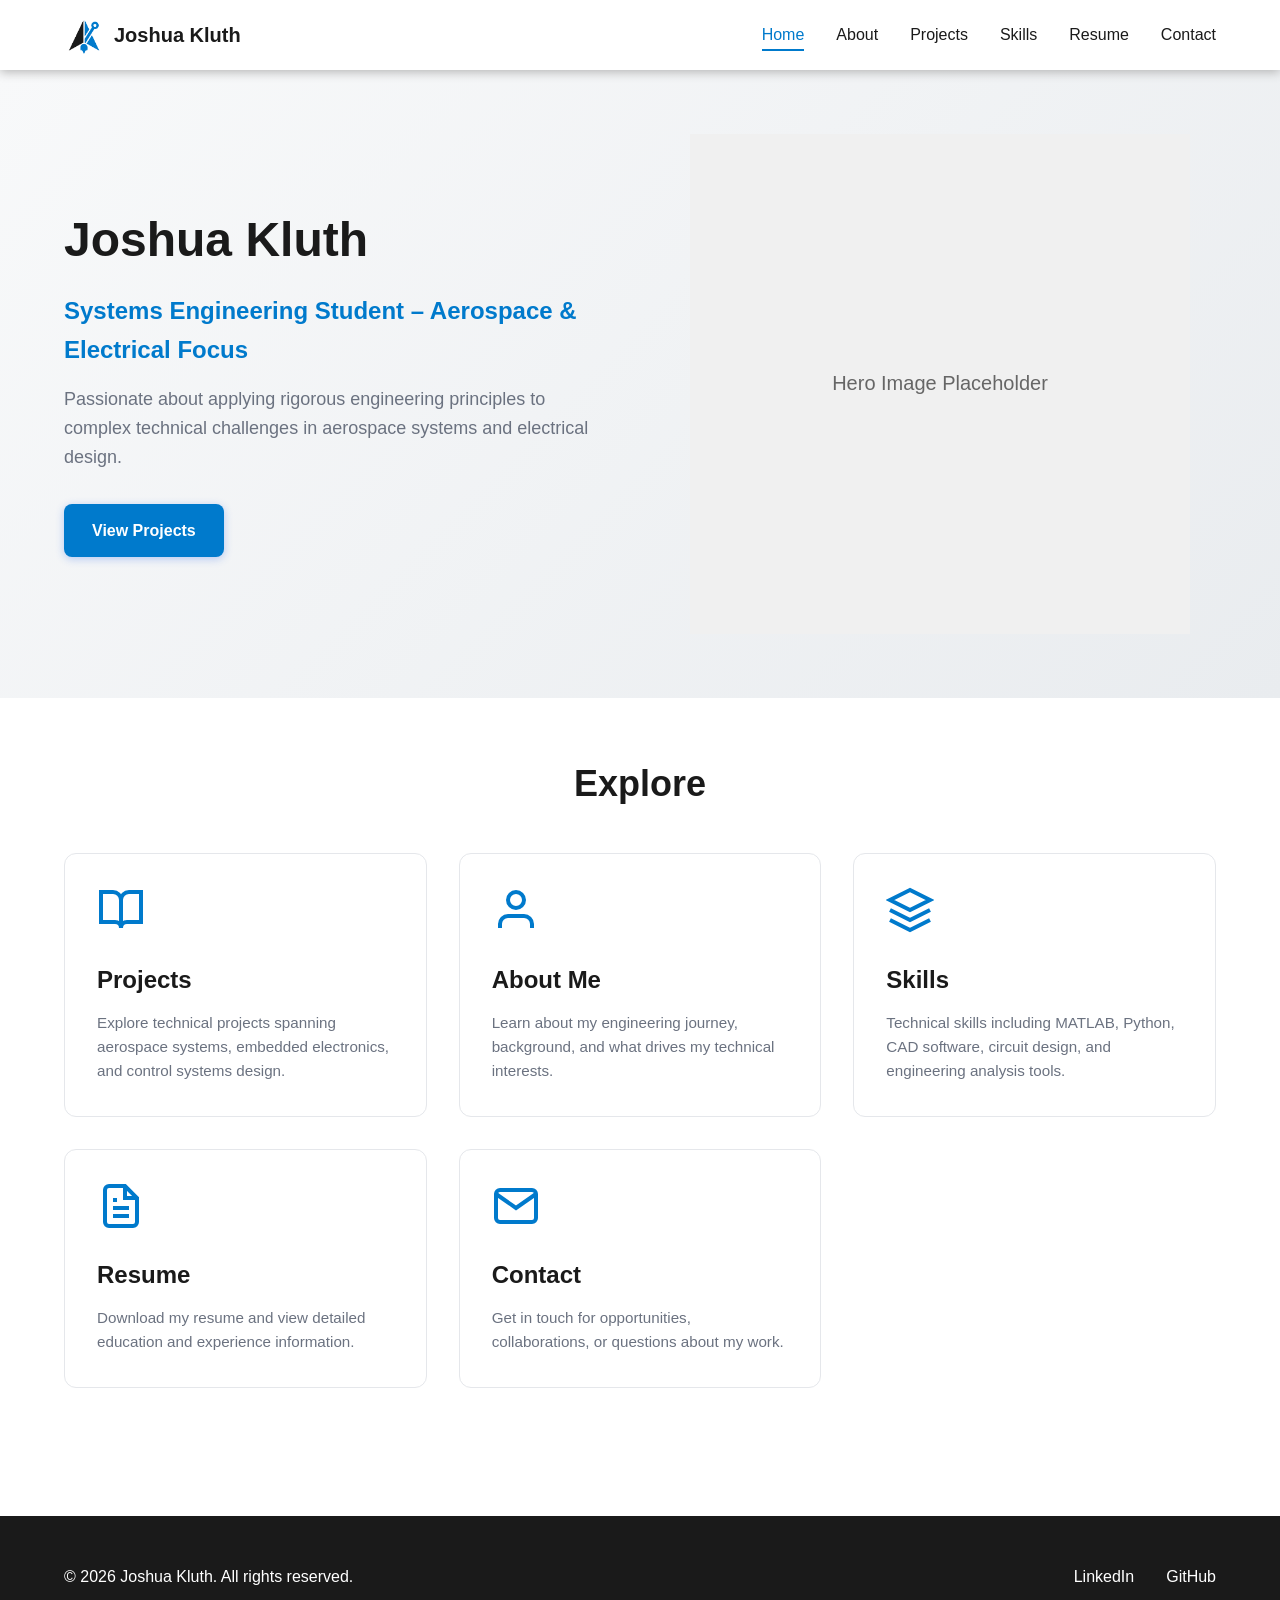
<file: index.html>
<!DOCTYPE html>
<html lang="en">
<head>
    <meta charset="UTF-8">
    <meta name="viewport" content="width=device-width, initial-scale=1.0">
    <meta name="description" content="Engineering portfolio of Joshua Kluth - Systems Engineering student specializing in Aerospace and Electrical Engineering">
    <title>Joshua Kluth | Engineering Portfolio</title>
    <link rel="stylesheet" href="css/styles.css">
    <link rel="icon" type="image/x-icon" href="assets/images/Logo_Square_nobackground.ico">
</head>
<body>
    <!-- Navigation Header -->
    <header class="main-header">
        <nav class="navbar">
            <div class="nav-container">
                <a href="index.html" class="logo">
                    <img src="assets/images/Logo_Square_whitebackground.png" alt="Joshua Kluth Logo" class="logo-img">
                    Joshua Kluth</a>
                <button class="hamburger" aria-label="Toggle navigation menu" aria-expanded="false">
                    <span></span>
                    <span></span>
                    <span></span>
                </button>
                <ul class="nav-menu">
                    <li><a href="index.html" class="nav-link active">Home</a></li>
                    <li><a href="about.html" class="nav-link">About</a></li>
                    <li><a href="projects.html" class="nav-link">Projects</a></li>
                    <li><a href="skills.html" class="nav-link">Skills</a></li>
                    <li><a href="resume.html" class="nav-link">Resume</a></li>
                    <li><a href="contact.html" class="nav-link">Contact</a></li>
                </ul>
            </div>
        </nav>
    </header>

    <main>
        <!-- Hero Section -->
        <section class="hero">
            <div class="hero-content">
                <div class="hero-text">
                    <h1 class="fade-in">Joshua Kluth</h1>
                    <p class="hero-subtitle fade-in">Systems Engineering Student – Aerospace & Electrical Focus</p>
                    <p class="hero-description fade-in">Passionate about applying rigorous engineering principles to complex technical challenges in aerospace systems and electrical design.</p>
                    <a href="projects.html" class="cta-button fade-in">View Projects</a>
                </div>
                <div class="hero-image fade-in">
                    <!-- Replace with actual hero image: engineering lab photo, project render, or professional headshot -->
                    <div class="placeholder-image" aria-label="Engineering workspace or project showcase">
                        <svg width="100%" height="100%" viewBox="0 0 400 400" xmlns="http://www.w3.org/2000/svg">
                            <rect width="400" height="400" fill="#f0f0f0"/>
                            <text x="50%" y="50%" text-anchor="middle" dy=".3em" fill="#666" font-size="16">Hero Image Placeholder</text>
                        </svg>
                    </div>
                </div>
            </div>
        </section>

        <!-- Quick Links Section -->
        <section class="quick-links">
            <div class="container">
                <h2 class="section-title">Explore</h2>
                <div class="cards-grid">
                    <a href="projects.html" class="quick-link-card reveal-on-scroll">
                        <div class="card-icon">
                            <svg width="48" height="48" viewBox="0 0 24 24" fill="none" stroke="currentColor" stroke-width="2">
                                <path d="M2 3h6a4 4 0 0 1 4 4v14a3 3 0 0 0-3-3H2z"></path>
                                <path d="M22 3h-6a4 4 0 0 0-4 4v14a3 3 0 0 1 3-3h7z"></path>
                            </svg>
                        </div>
                        <h3>Projects</h3>
                        <p>Explore technical projects spanning aerospace systems, embedded electronics, and control systems design.</p>
                    </a>

                    <a href="about.html" class="quick-link-card reveal-on-scroll">
                        <div class="card-icon">
                            <svg width="48" height="48" viewBox="0 0 24 24" fill="none" stroke="currentColor" stroke-width="2">
                                <path d="M20 21v-2a4 4 0 0 0-4-4H8a4 4 0 0 0-4 4v2"></path>
                                <circle cx="12" cy="7" r="4"></circle>
                            </svg>
                        </div>
                        <h3>About Me</h3>
                        <p>Learn about my engineering journey, background, and what drives my technical interests.</p>
                    </a>

                    <a href="skills.html" class="quick-link-card reveal-on-scroll">
                        <div class="card-icon">
                            <svg width="48" height="48" viewBox="0 0 24 24" fill="none" stroke="currentColor" stroke-width="2">
                                <path d="M12 2L2 7l10 5 10-5-10-5z"></path>
                                <path d="M2 17l10 5 10-5"></path>
                                <path d="M2 12l10 5 10-5"></path>
                            </svg>
                        </div>
                        <h3>Skills</h3>
                        <p>Technical skills including MATLAB, Python, CAD software, circuit design, and engineering analysis tools.</p>
                    </a>

                    <a href="resume.html" class="quick-link-card reveal-on-scroll">
                        <div class="card-icon">
                            <svg width="48" height="48" viewBox="0 0 24 24" fill="none" stroke="currentColor" stroke-width="2">
                                <path d="M14 2H6a2 2 0 0 0-2 2v16a2 2 0 0 0 2 2h12a2 2 0 0 0 2-2V8z"></path>
                                <polyline points="14 2 14 8 20 8"></polyline>
                                <line x1="16" y1="13" x2="8" y2="13"></line>
                                <line x1="16" y1="17" x2="8" y2="17"></line>
                                <polyline points="10 9 9 9 8 9"></polyline>
                            </svg>
                        </div>
                        <h3>Resume</h3>
                        <p>Download my resume and view detailed education and experience information.</p>
                    </a>

                    <a href="contact.html" class="quick-link-card reveal-on-scroll">
                        <div class="card-icon">
                            <svg width="48" height="48" viewBox="0 0 24 24" fill="none" stroke="currentColor" stroke-width="2">
                                <path d="M4 4h16c1.1 0 2 .9 2 2v12c0 1.1-.9 2-2 2H4c-1.1 0-2-.9-2-2V6c0-1.1.9-2 2-2z"></path>
                                <polyline points="22,6 12,13 2,6"></polyline>
                            </svg>
                        </div>
                        <h3>Contact</h3>
                        <p>Get in touch for opportunities, collaborations, or questions about my work.</p>
                    </a>
                </div>
            </div>
        </section>
    </main>

    <!-- Footer -->
    <footer class="main-footer">
        <div class="container">
            <div class="footer-content">
                <p>&copy; 2026 Joshua Kluth. All rights reserved.</p>
                <div class="footer-links">
                    <a href="https://linkedin.com/in/joshua-kluth-54a827332/" target="_blank" rel="noopener noreferrer" aria-label="LinkedIn Profile">LinkedIn</a>
                    <a href="https://github.com/joshua-kluth" target="_blank" rel="noopener noreferrer" aria-label="GitHub Profile">GitHub</a>
                </div>
            </div>
        </div>
    </footer>

    <script src="js/main.js"></script>
</body>
</html>
</file>
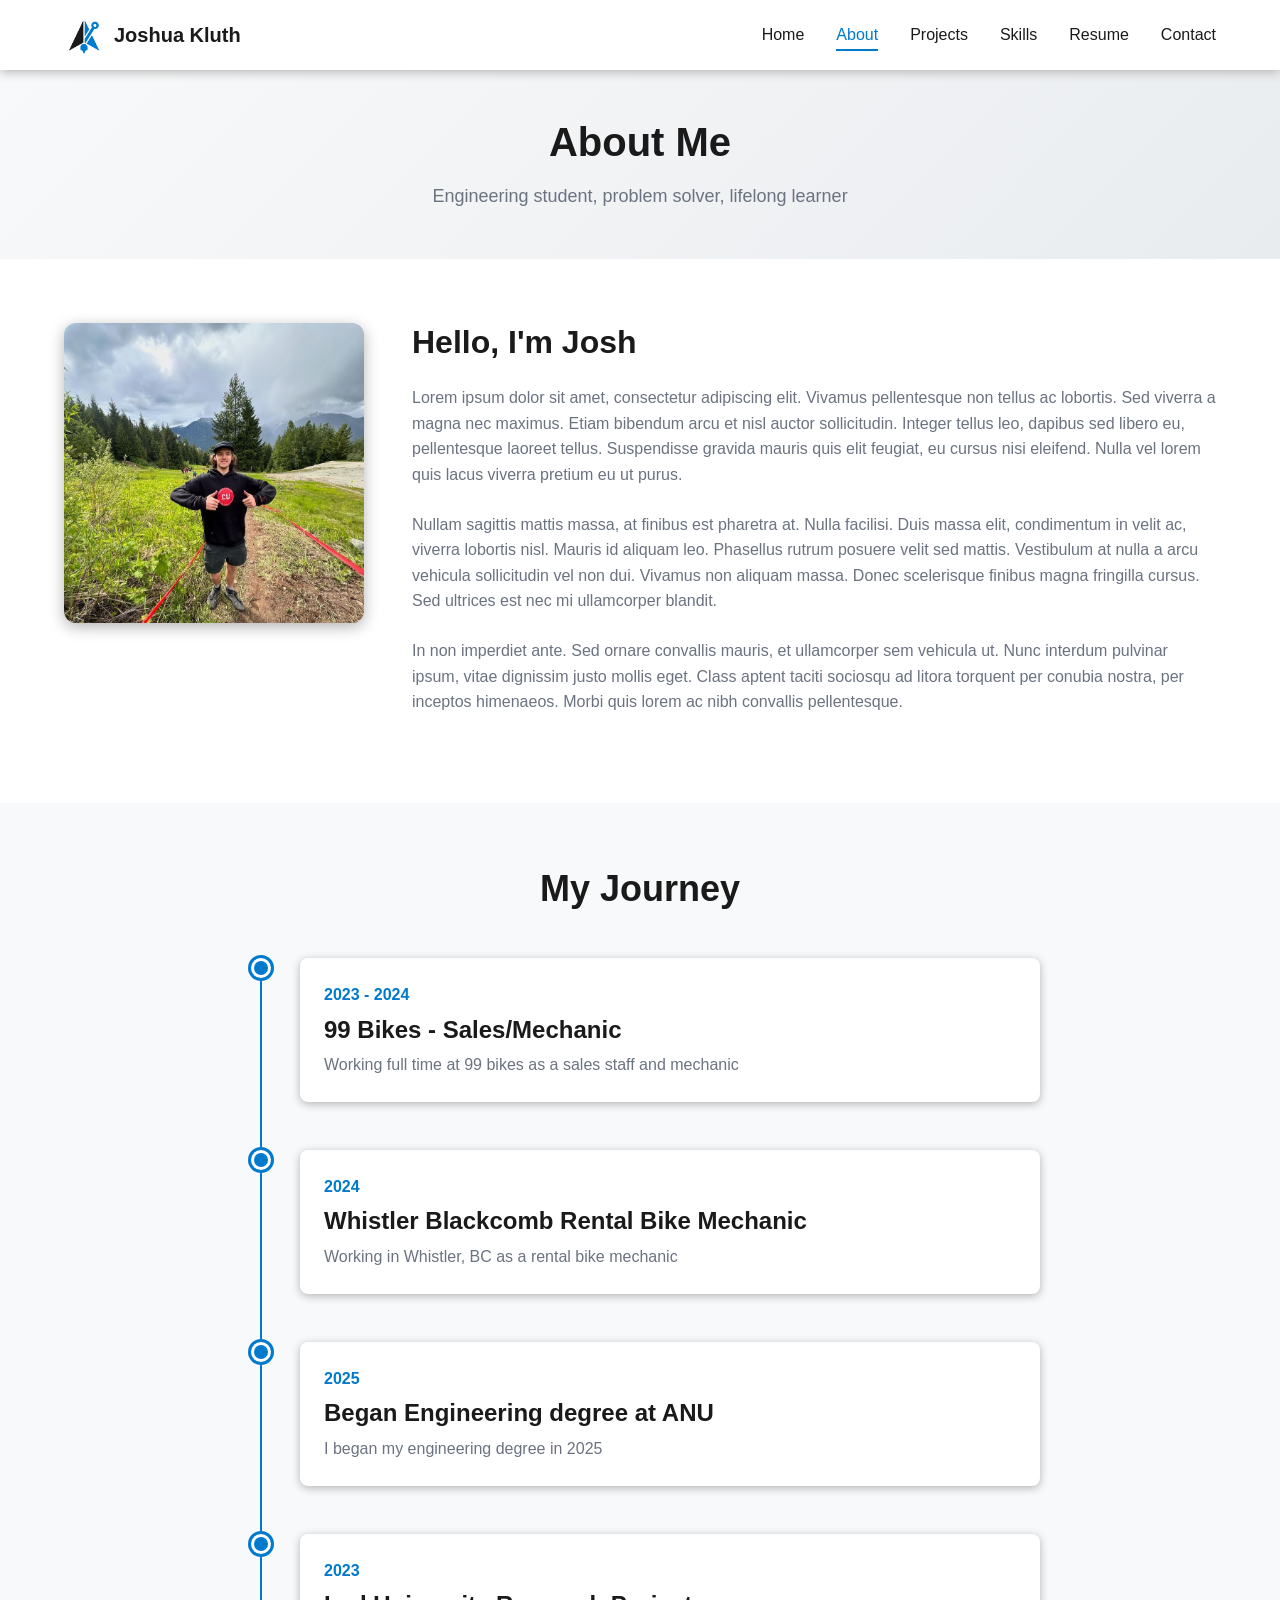
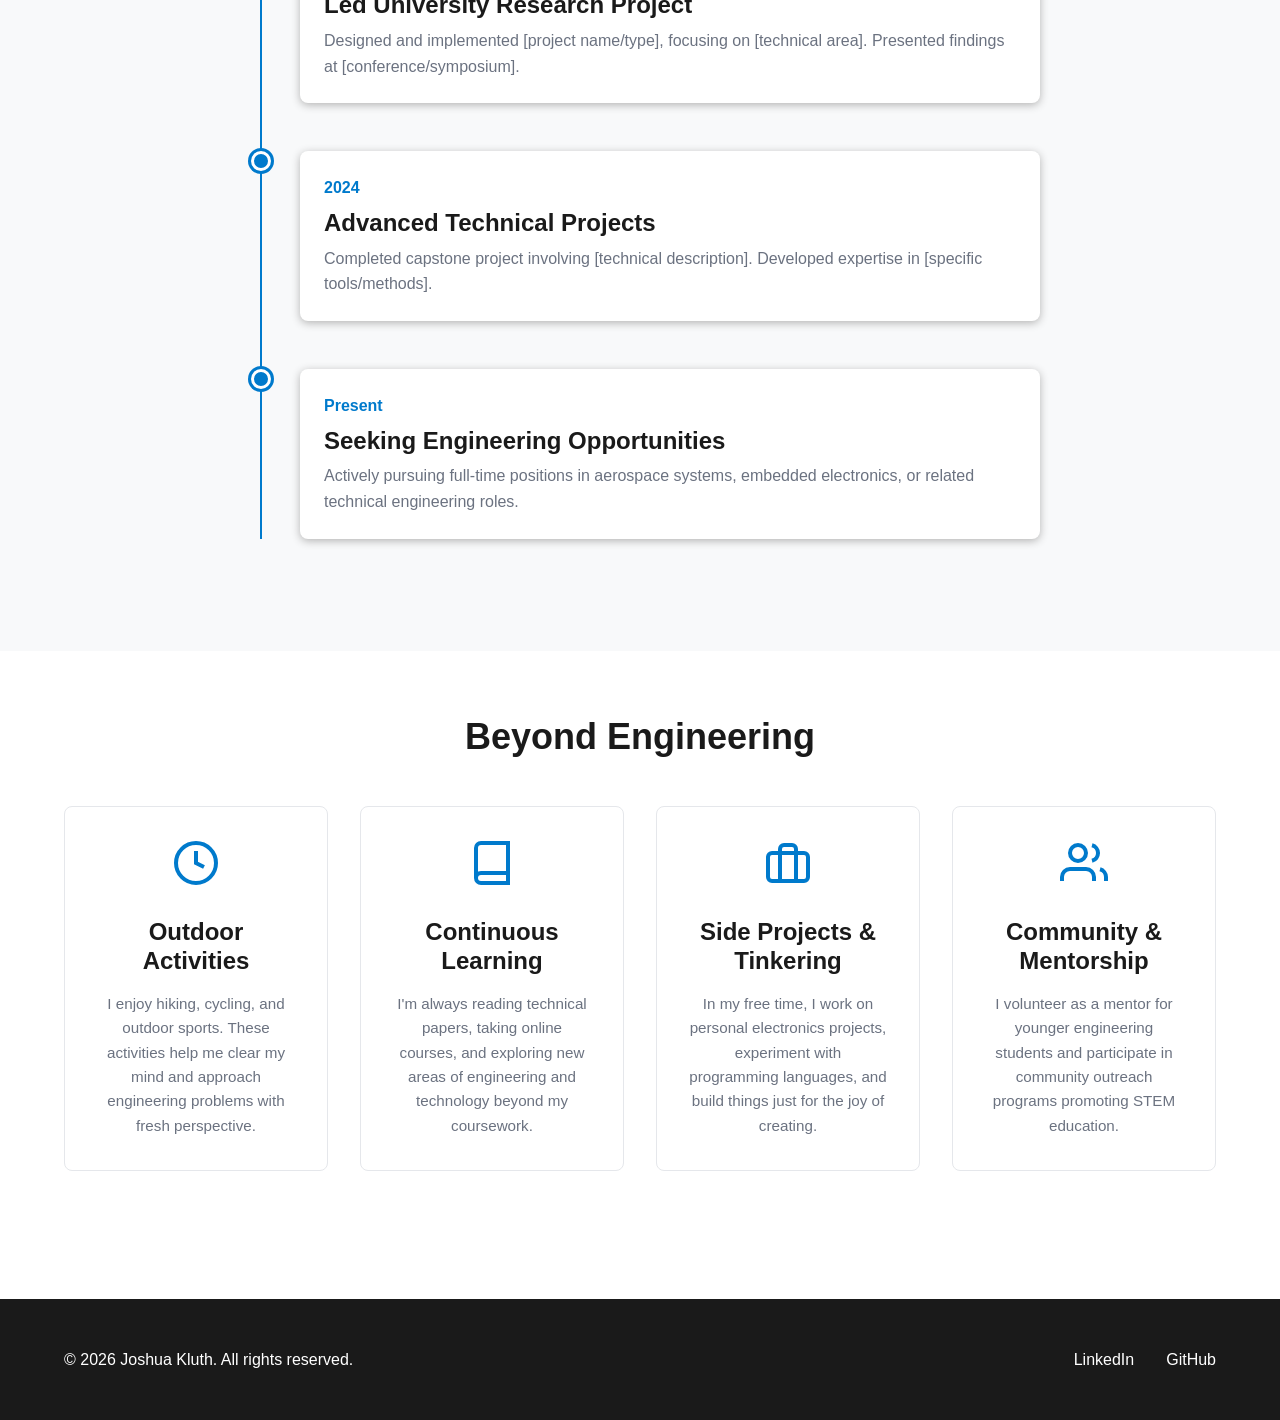
<file: about.html>
<!DOCTYPE html>
<html lang="en">
<head>
    <meta charset="UTF-8">
    <meta name="viewport" content="width=device-width, initial-scale=1.0">
    <meta name="description" content="About Joshua Kluth - Systems Engineering student with focus on aerospace and electrical engineering">
    <title>About | Joshua Kluth</title>
    <link rel="stylesheet" href="css/styles.css">
    <link rel="icon" type="image/x-icon" href="assets/images/Logo_Square_nobackground.ico">
</head>
<body>
    <!-- Navigation Header -->
    <header class="main-header">
        <nav class="navbar">
            <div class="nav-container">
                <a href="index.html" class="logo">
                    <img src="assets/images/Logo_Square_whitebackground.png" alt="Joshua Kluth Logo" class="logo-img">
                    Joshua Kluth</a>
                <button class="hamburger" aria-label="Toggle navigation menu" aria-expanded="false">
                    <span></span>
                    <span></span>
                    <span></span>
                </button>
                <ul class="nav-menu">
                    <li><a href="index.html" class="nav-link">Home</a></li>
                    <li><a href="about.html" class="nav-link active">About</a></li>
                    <li><a href="projects.html" class="nav-link">Projects</a></li>
                    <li><a href="skills.html" class="nav-link">Skills</a></li>
                    <li><a href="resume.html" class="nav-link">Resume</a></li>
                    <li><a href="contact.html" class="nav-link">Contact</a></li>
                </ul>
            </div>
        </nav>
    </header>

    <main>
        <!-- Page Header -->
        <section class="page-header">
            <div class="container">
                <h1 class="fade-in">About Me</h1>
                <p class="page-subtitle fade-in">Engineering student, problem solver, lifelong learner</p>
            </div>
        </section>

        <!-- Intro Section -->
        <section class="about-intro">
            <div class="container">
                <div class="about-intro-content">
                    <div class="profile-image reveal-on-scroll">
                        <img src="assets/images/profile-photo.JPG" alt="Your Name profile photo" class="placeholder-image-square">
                    </div>
                    <div class="about-text reveal-on-scroll">
                        <h2>Hello, I'm Josh</h2>
                        <p>Lorem ipsum dolor sit amet, consectetur adipiscing elit. Vivamus pellentesque non tellus ac lobortis. Sed viverra a magna nec maximus. Etiam bibendum arcu et nisl auctor sollicitudin. Integer tellus leo, dapibus sed libero eu, pellentesque laoreet tellus. Suspendisse gravida mauris quis elit feugiat, eu cursus nisi eleifend. Nulla vel lorem quis lacus viverra pretium eu ut purus.</p>
                        <p>Nullam sagittis mattis massa, at finibus est pharetra at. Nulla facilisi. Duis massa elit, condimentum in velit ac, viverra lobortis nisl. Mauris id aliquam leo. Phasellus rutrum posuere velit sed mattis. Vestibulum at nulla a arcu vehicula sollicitudin vel non dui. Vivamus non aliquam massa. Donec scelerisque finibus magna fringilla cursus. Sed ultrices est nec mi ullamcorper blandit.</p>
                        <p>In non imperdiet ante. Sed ornare convallis mauris, et ullamcorper sem vehicula ut. Nunc interdum pulvinar ipsum, vitae dignissim justo mollis eget. Class aptent taciti sociosqu ad litora torquent per conubia nostra, per inceptos himenaeos. Morbi quis lorem ac nibh convallis pellentesque.</p>
                    </div>
                </div>
            </div>
        </section>

        <!-- Timeline Section -->
        <section class="timeline-section">
            <div class="container">
                <h2 class="section-title">My Journey</h2>
                <div class="timeline">
                    <div class="timeline-item reveal-on-scroll">
                        <div class="timeline-marker"></div>
                        <div class="timeline-content">
                            <span class="timeline-date">2023 - 2024</span>
                            <h3>99 Bikes - Sales/Mechanic</h3>
                            <p>Working full time at 99 bikes as a sales staff and mechanic</p>
                        </div>
                    </div>

                    <div class="timeline-item reveal-on-scroll">
                        <div class="timeline-marker"></div>
                        <div class="timeline-content">
                            <span class="timeline-date">2024</span>
                            <h3>Whistler Blackcomb Rental Bike Mechanic</h3>
                            <p>Working in Whistler, BC as a rental bike mechanic</p>
                        </div>
                    </div>

                    <div class="timeline-item reveal-on-scroll">
                        <div class="timeline-marker"></div>
                        <div class="timeline-content">
                            <span class="timeline-date">2025</span>
                            <h3>Began Engineering degree at ANU</h3>
                            <p>I began my engineering degree in 2025</p>
                        </div>
                    </div>

                    <div class="timeline-item reveal-on-scroll">
                        <div class="timeline-marker"></div>
                        <div class="timeline-content">
                            <span class="timeline-date">2023</span>
                            <h3>Led University Research Project</h3>
                            <p>Designed and implemented [project name/type], focusing on [technical area]. Presented findings at [conference/symposium].</p>
                        </div>
                    </div>

                    <div class="timeline-item reveal-on-scroll">
                        <div class="timeline-marker"></div>
                        <div class="timeline-content">
                            <span class="timeline-date">2024</span>
                            <h3>Advanced Technical Projects</h3>
                            <p>Completed capstone project involving [technical description]. Developed expertise in [specific tools/methods].</p>
                        </div>
                    </div>

                    <div class="timeline-item reveal-on-scroll">
                        <div class="timeline-marker"></div>
                        <div class="timeline-content">
                            <span class="timeline-date">Present</span>
                            <h3>Seeking Engineering Opportunities</h3>
                            <p>Actively pursuing full-time positions in aerospace systems, embedded electronics, or related technical engineering roles.</p>
                        </div>
                    </div>
                </div>
            </div>
        </section>

        <!-- Beyond Engineering Section -->
        <section class="beyond-engineering">
            <div class="container">
                <h2 class="section-title">Beyond Engineering</h2>
                <div class="hobby-cards">
                    <div class="hobby-card reveal-on-scroll">
                        <div class="hobby-icon">
                            <svg width="48" height="48" viewBox="0 0 24 24" fill="none" stroke="currentColor" stroke-width="2">
                                <circle cx="12" cy="12" r="10"></circle>
                                <path d="M12 6v6l4 2"></path>
                            </svg>
                        </div>
                        <h3>Outdoor Activities</h3>
                        <p>I enjoy hiking, cycling, and outdoor sports. These activities help me clear my mind and approach engineering problems with fresh perspective.</p>
                    </div>

                    <div class="hobby-card reveal-on-scroll">
                        <div class="hobby-icon">
                            <svg width="48" height="48" viewBox="0 0 24 24" fill="none" stroke="currentColor" stroke-width="2">
                                <path d="M4 19.5A2.5 2.5 0 0 1 6.5 17H20"></path>
                                <path d="M6.5 2H20v20H6.5A2.5 2.5 0 0 1 4 19.5v-15A2.5 2.5 0 0 1 6.5 2z"></path>
                            </svg>
                        </div>
                        <h3>Continuous Learning</h3>
                        <p>I'm always reading technical papers, taking online courses, and exploring new areas of engineering and technology beyond my coursework.</p>
                    </div>

                    <div class="hobby-card reveal-on-scroll">
                        <div class="hobby-icon">
                            <svg width="48" height="48" viewBox="0 0 24 24" fill="none" stroke="currentColor" stroke-width="2">
                                <rect x="2" y="7" width="20" height="14" rx="2" ry="2"></rect>
                                <path d="M16 21V5a2 2 0 0 0-2-2h-4a2 2 0 0 0-2 2v16"></path>
                            </svg>
                        </div>
                        <h3>Side Projects & Tinkering</h3>
                        <p>In my free time, I work on personal electronics projects, experiment with programming languages, and build things just for the joy of creating.</p>
                    </div>

                    <div class="hobby-card reveal-on-scroll">
                        <div class="hobby-icon">
                            <svg width="48" height="48" viewBox="0 0 24 24" fill="none" stroke="currentColor" stroke-width="2">
                                <path d="M17 21v-2a4 4 0 0 0-4-4H5a4 4 0 0 0-4 4v2"></path>
                                <circle cx="9" cy="7" r="4"></circle>
                                <path d="M23 21v-2a4 4 0 0 0-3-3.87"></path>
                                <path d="M16 3.13a4 4 0 0 1 0 7.75"></path>
                            </svg>
                        </div>
                        <h3>Community & Mentorship</h3>
                        <p>I volunteer as a mentor for younger engineering students and participate in community outreach programs promoting STEM education.</p>
                    </div>
                </div>
            </div>
        </section>
    </main>

    <!-- Footer -->
    <footer class="main-footer">
        <div class="container">
            <div class="footer-content">
                <p>&copy; 2026 Joshua Kluth. All rights reserved.</p>
                <div class="footer-links">
                    <a href="https://linkedin.com/in/joshua-kluth-54a827332/" target="_blank" rel="noopener noreferrer" aria-label="LinkedIn Profile">LinkedIn</a>
                    <a href="https://github.com/joshua-kluth" target="_blank" rel="noopener noreferrer" aria-label="GitHub Profile">GitHub</a>
                </div>
            </div>
        </div>
    </footer>

    <script src="js/main.js"></script>
</body>
</html>
</file>
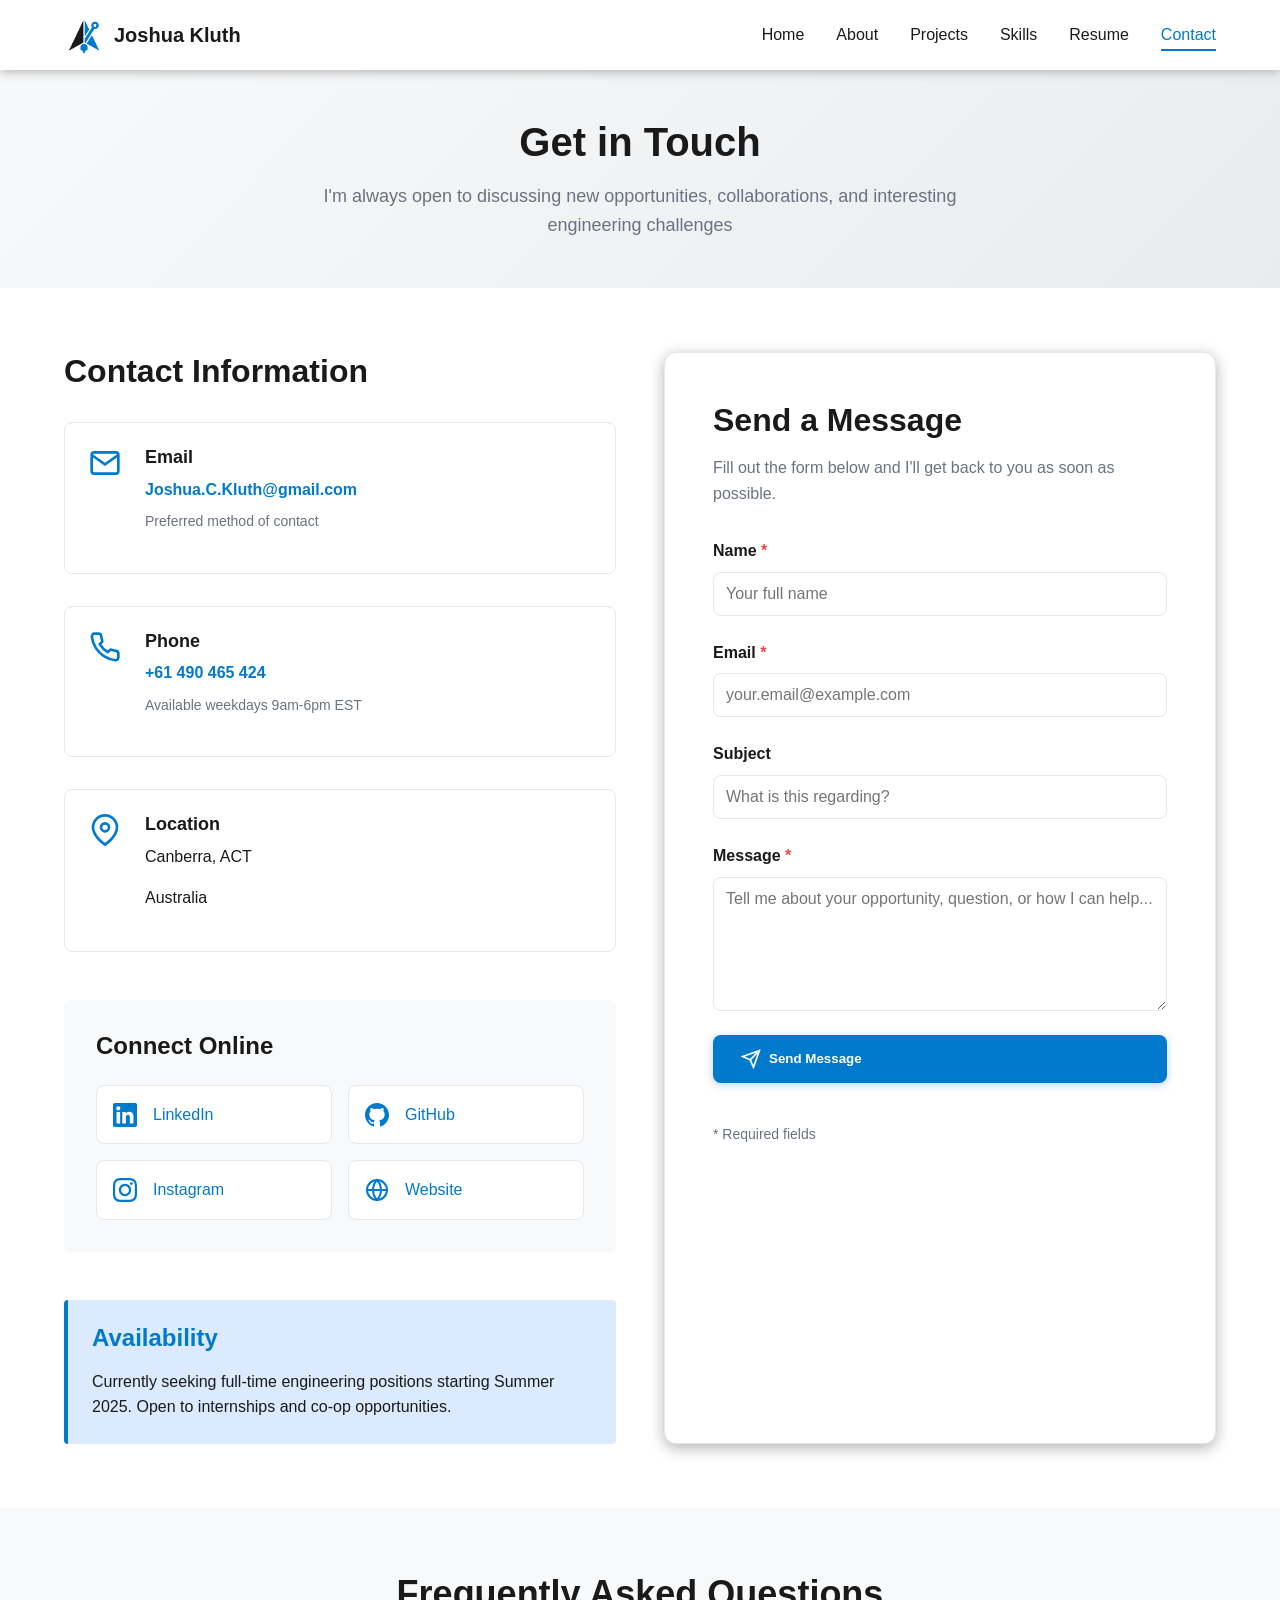
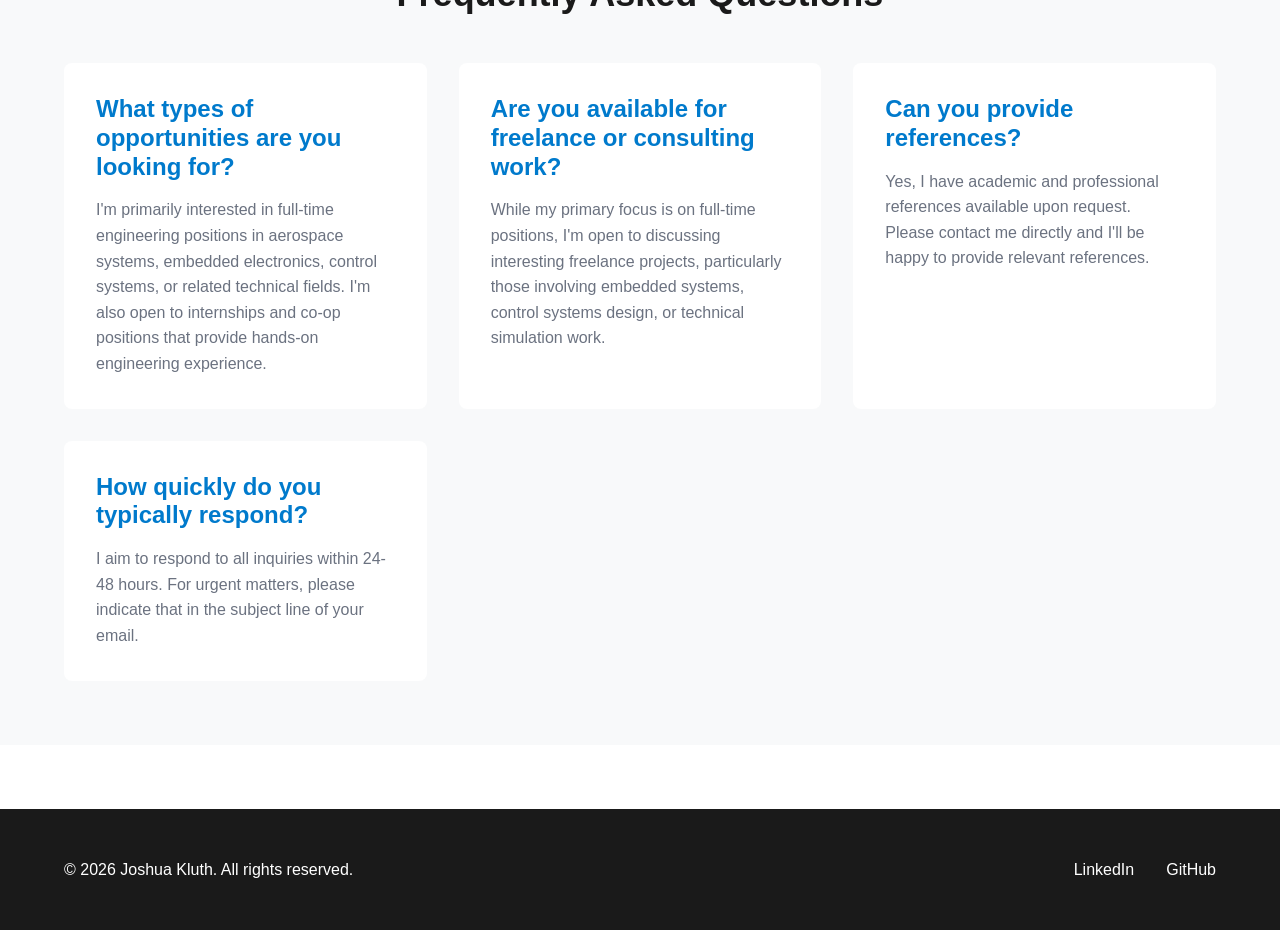
<file: contact.html>
<!DOCTYPE html>
<html lang="en">
<head>
    <meta charset="UTF-8">
    <meta name="viewport" content="width=device-width, initial-scale=1.0">
    <meta name="description" content="Contact Joshua Kluth - Get in touch for opportunities and collaborations">
    <title>Contact | Joshua Kluth</title>
    <link rel="stylesheet" href="css/styles.css">
    <link rel="icon" type="image/x-icon" href="assets/images/Logo_Square_nobackground.ico">
</head>
<body>
    <!-- Navigation Header -->
    <header class="main-header">
        <nav class="navbar">
            <div class="nav-container">
                <a href="index.html" class="logo">
                    <img src="assets/images/Logo_Square_whitebackground.png" alt="Joshua Kluth Logo" class="logo-img">
                    Joshua Kluth</a>
                <button class="hamburger" aria-label="Toggle navigation menu" aria-expanded="false">
                    <span></span>
                    <span></span>
                    <span></span>
                </button>
                <ul class="nav-menu">
                    <li><a href="index.html" class="nav-link">Home</a></li>
                    <li><a href="about.html" class="nav-link">About</a></li>
                    <li><a href="projects.html" class="nav-link">Projects</a></li>
                    <li><a href="skills.html" class="nav-link">Skills</a></li>
                    <li><a href="resume.html" class="nav-link">Resume</a></li>
                    <li><a href="contact.html" class="nav-link active">Contact</a></li>
                </ul>
            </div>
        </nav>
    </header>

    <main>
        <!-- Page Header -->
        <section class="page-header">
            <div class="container">
                <h1 class="fade-in">Get in Touch</h1>
                <p class="page-subtitle fade-in">I'm always open to discussing new opportunities, collaborations, and interesting engineering challenges</p>
            </div>
        </section>

        <!-- Contact Content -->
        <section class="contact-content-section">
            <div class="container">
                <div class="contact-layout">
                    <!-- Contact Information -->
                    <div class="contact-info reveal-on-scroll">
                        <h2>Contact Information</h2>
                        
                        <div class="contact-methods">
                            <div class="contact-method">
                                <div class="method-icon">
                                    <svg width="32" height="32" viewBox="0 0 24 24" fill="none" stroke="currentColor" stroke-width="2">
                                        <path d="M4 4h16c1.1 0 2 .9 2 2v12c0 1.1-.9 2-2 2H4c-1.1 0-2-.9-2-2V6c0-1.1.9-2 2-2z"></path>
                                        <polyline points="22,6 12,13 2,6"></polyline>
                                    </svg>
                                </div>
                                <div class="method-content">
                                    <h3>Email</h3>
                                    <a href="mailto:your.email@example.com">Joshua.C.Kluth@gmail.com</a>
                                    <p class="method-note">Preferred method of contact</p>
                                </div>
                            </div>

                            <div class="contact-method">
                                <div class="method-icon">
                                    <svg width="32" height="32" viewBox="0 0 24 24" fill="none" stroke="currentColor" stroke-width="2">
                                        <path d="M22 16.92v3a2 2 0 0 1-2.18 2 19.79 19.79 0 0 1-8.63-3.07 19.5 19.5 0 0 1-6-6 19.79 19.79 0 0 1-3.07-8.67A2 2 0 0 1 4.11 2h3a2 2 0 0 1 2 1.72 12.84 12.84 0 0 0 .7 2.81 2 2 0 0 1-.45 2.11L8.09 9.91a16 16 0 0 0 6 6l1.27-1.27a2 2 0 0 1 2.11-.45 12.84 12.84 0 0 0 2.81.7A2 2 0 0 1 22 16.92z"></path>
                                    </svg>
                                </div>
                                <div class="method-content">
                                    <h3>Phone</h3>
                                    <a href="tel:+1234567890">+61 490 465 424</a>
                                    <p class="method-note">Available weekdays 9am-6pm EST</p>
                                </div>
                            </div>

                            <div class="contact-method">
                                <div class="method-icon">
                                    <svg width="32" height="32" viewBox="0 0 24 24" fill="none" stroke="currentColor" stroke-width="2">
                                        <path d="M21 10c0 7-9 13-9 13s-9-6-9-13a9 9 0 0 1 18 0z"></path>
                                        <circle cx="12" cy="10" r="3"></circle>
                                    </svg>
                                </div>
                                <div class="method-content">
                                    <h3>Location</h3>
                                    <p>Canberra, ACT</p>
                                    <p>Australia</p>
                                </div>
                            </div>
                        </div>

                        <!-- Social Links -->
                        <div class="social-links-section">
                            <h3>Connect Online</h3>
                            <div class="social-links-grid">
                                <a href="https://linkedin.com/in/joshua-kluth-54a827332/" target="_blank" rel="noopener noreferrer" class="social-link">
                                    <svg width="24" height="24" viewBox="0 0 24 24" fill="currentColor">
                                        <path d="M20.447 20.452h-3.554v-5.569c0-1.328-.027-3.037-1.852-3.037-1.853 0-2.136 1.445-2.136 2.939v5.667H9.351V9h3.414v1.561h.046c.477-.9 1.637-1.85 3.37-1.85 3.601 0 4.267 2.37 4.267 5.455v6.286zM5.337 7.433c-1.144 0-2.063-.926-2.063-2.065 0-1.138.92-2.063 2.063-2.063 1.14 0 2.064.925 2.064 2.063 0 1.139-.925 2.065-2.064 2.065zm1.782 13.019H3.555V9h3.564v11.452zM22.225 0H1.771C.792 0 0 .774 0 1.729v20.542C0 23.227.792 24 1.771 24h20.451C23.2 24 24 23.227 24 22.271V1.729C24 .774 23.2 0 22.222 0h.003z"/>
                                    </svg>
                                    <span>LinkedIn</span>
                                </a>

                                <a href="https://github.com/joshua-kluth" target="_blank" rel="noopener noreferrer" class="social-link">
                                    <svg width="24" height="24" viewBox="0 0 24 24" fill="currentColor">
                                        <path d="M12 0c-6.626 0-12 5.373-12 12 0 5.302 3.438 9.8 8.207 11.387.599.111.793-.261.793-.577v-2.234c-3.338.726-4.033-1.416-4.033-1.416-.546-1.387-1.333-1.756-1.333-1.756-1.089-.745.083-.729.083-.729 1.205.084 1.839 1.237 1.839 1.237 1.07 1.834 2.807 1.304 3.492.997.107-.775.418-1.305.762-1.604-2.665-.305-5.467-1.334-5.467-5.931 0-1.311.469-2.381 1.236-3.221-.124-.303-.535-1.524.117-3.176 0 0 1.008-.322 3.301 1.23.957-.266 1.983-.399 3.003-.404 1.02.005 2.047.138 3.006.404 2.291-1.552 3.297-1.23 3.297-1.23.653 1.653.242 2.874.118 3.176.77.84 1.235 1.911 1.235 3.221 0 4.609-2.807 5.624-5.479 5.921.43.372.823 1.102.823 2.222v3.293c0 .319.192.694.801.576 4.765-1.589 8.199-6.086 8.199-11.386 0-6.627-5.373-12-12-12z"/>
                                    </svg>
                                    <span>GitHub</span>
                                </a>

                                <a href="https://instagram.com/bendanddalt" target="_blank" rel="noopener noreferrer" class="social-link">
                                    <svg width="24" height="24" viewBox="0 0 24 24" fill="currentColor">
                                        <path d="M12 2.163c3.204 0 3.584.012 4.85.07 3.252.148 4.771 1.691 4.919 4.919.058 1.265.069 1.645.069 4.849 0 3.205-.012 3.584-.069 4.849-.149 3.225-1.664 4.771-4.919 4.919-1.266.058-1.644.07-4.85.07-3.204 0-3.584-.012-4.849-.07-3.26-.149-4.771-1.699-4.919-4.92-.058-1.265-.07-1.644-.07-4.849 0-3.204.013-3.583.07-4.849.149-3.227 1.664-4.771 4.919-4.919 1.266-.057 1.645-.069 4.849-.069zm0-2.163c-3.259 0-3.667.014-4.947.072-4.358.2-6.78 2.618-6.98 6.98-.059 1.281-.073 1.689-.073 4.948 0 3.259.014 3.668.072 4.948.2 4.358 2.618 6.78 6.98 6.98 1.281.058 1.689.072 4.948.072 3.259 0 3.668-.014 4.948-.072 4.354-.2 6.782-2.618 6.979-6.98.059-1.28.073-1.689.073-4.948 0-3.259-.014-3.667-.072-4.947-.196-4.354-2.617-6.78-6.979-6.98-1.281-.059-1.69-.073-4.949-.073zm0 5.838c-3.403 0-6.162 2.759-6.162 6.162s2.759 6.163 6.162 6.163 6.162-2.759 6.162-6.163c0-3.403-2.759-6.162-6.162-6.162zm0 10.162c-2.209 0-4-1.79-4-4 0-2.209 1.791-4 4-4s4 1.791 4 4c0 2.21-1.791 4-4 4zm6.406-11.845c-.796 0-1.441.645-1.441 1.44s.645 1.44 1.441 1.44c.795 0 1.439-.645 1.439-1.44s-.644-1.44-1.439-1.44z"/>
                                    </svg>
                                    <span>Instagram</span>
                                </a>

                                <a href=" https://joshua-kluth.github.io/joshua-kluth-portfolio/" target="_blank" rel="noopener noreferrer" class="social-link">
                                    <svg width="24" height="24" viewBox="0 0 24 24" fill="none" stroke="currentColor" stroke-width="2">
                                        <circle cx="12" cy="12" r="10"></circle>
                                        <line x1="2" y1="12" x2="22" y2="12"></line>
                                        <path d="M12 2a15.3 15.3 0 0 1 4 10 15.3 15.3 0 0 1-4 10 15.3 15.3 0 0 1-4-10 15.3 15.3 0 0 1 4-10z"></path>
                                    </svg>
                                    <span>Website</span>
                                </a>
                            </div>
                        </div>

                        <!-- Availability Note -->
                        <div class="availability-note">
                            <h3>Availability</h3>
                            <p>Currently seeking full-time engineering positions starting Summer 2025. Open to internships and co-op opportunities.</p>
                        </div>
                    </div>

                    <!-- Contact Form -->
                    <div class="contact-form-container reveal-on-scroll">
                        <h2>Send a Message</h2>
                        <p class="form-description">Fill out the form below and I'll get back to you as soon as possible.</p>
                        
                        <!-- Note: This form needs backend integration for actual email sending -->
                        <!-- You can use services like Formspree, Netlify Forms, or your own backend -->
                        <form class="contact-form" action="https://formspree.io/f/xqanewkl" method="POST">
                            <div class="form-group">
                                <label for="name">Name <span class="required">*</span></label>
                                <input type="text" id="name" name="name" required placeholder="Your full name">
                            </div>

                            <div class="form-group">
                                <label for="email">Email <span class="required">*</span></label>
                                <input type="email" id="email" name="email" required placeholder="your.email@example.com">
                            </div>

                            <div class="form-group">
                                <label for="subject">Subject</label>
                                <input type="text" id="subject" name="subject" placeholder="What is this regarding?">
                            </div>

                            <div class="form-group">
                                <label for="message">Message <span class="required">*</span></label>
                                <textarea id="message" name="message" required rows="6" placeholder="Tell me about your opportunity, question, or how I can help..."></textarea>
                            </div>

                            <button type="submit" class="submit-button" id="submit-btn">
                                <svg width="20" height="20" viewBox="0 0 24 24" fill="none" stroke="currentColor" stroke-width="2">
                                    <line x1="22" y1="2" x2="11" y2="13"></line>
                                    <polygon points="22 2 15 22 11 13 2 9 22 2"></polygon>
                                </svg>
                                <span id="submit-text">Send Message</span>
                            </button>

                            <p class="form-note">* Required fields</p>

                            <div id="form-status" style="display: none; margin-top: 1rem; padding: 1rem; border-radius: 8px;"></div>
                        </form>
                    </div>
                </div>
            </div>
        </section>

        <!-- FAQ Section -->
        <section class="faq-section bg-light">
            <div class="container">
                <h2 class="section-title reveal-on-scroll">Frequently Asked Questions</h2>
                <div class="faq-grid">
                    <div class="faq-item reveal-on-scroll">
                        <h3>What types of opportunities are you looking for?</h3>
                        <p>I'm primarily interested in full-time engineering positions in aerospace systems, embedded electronics, control systems, or related technical fields. I'm also open to internships and co-op positions that provide hands-on engineering experience.</p>
                    </div>

                    <div class="faq-item reveal-on-scroll">
                        <h3>Are you available for freelance or consulting work?</h3>
                        <p>While my primary focus is on full-time positions, I'm open to discussing interesting freelance projects, particularly those involving embedded systems, control systems design, or technical simulation work.</p>
                    </div>

                    <div class="faq-item reveal-on-scroll">
                        <h3>Can you provide references?</h3>
                        <p>Yes, I have academic and professional references available upon request. Please contact me directly and I'll be happy to provide relevant references.</p>
                    </div>

                    <div class="faq-item reveal-on-scroll">
                        <h3>How quickly do you typically respond?</h3>
                        <p>I aim to respond to all inquiries within 24-48 hours. For urgent matters, please indicate that in the subject line of your email.</p>
                    </div>
                </div>
            </div>
        </section>
    </main>

    <!-- Footer -->
    <footer class="main-footer">
        <div class="container">
            <div class="footer-content">
                <p>&copy; 2026 Joshua Kluth. All rights reserved.</p>
                <div class="footer-links">
                    <a href="https://linkedin.com/in/joshua-kluth-54a827332/" target="_blank" rel="noopener noreferrer" aria-label="LinkedIn Profile">LinkedIn</a>
                    <a href="https://github.com/joshua-kluth" target="_blank" rel="noopener noreferrer" aria-label="GitHub Profile">GitHub</a>
                </div>
            </div>
        </div>
    </footer>

    <script src="js/main.js"></script>
</body>
</html>
</file>
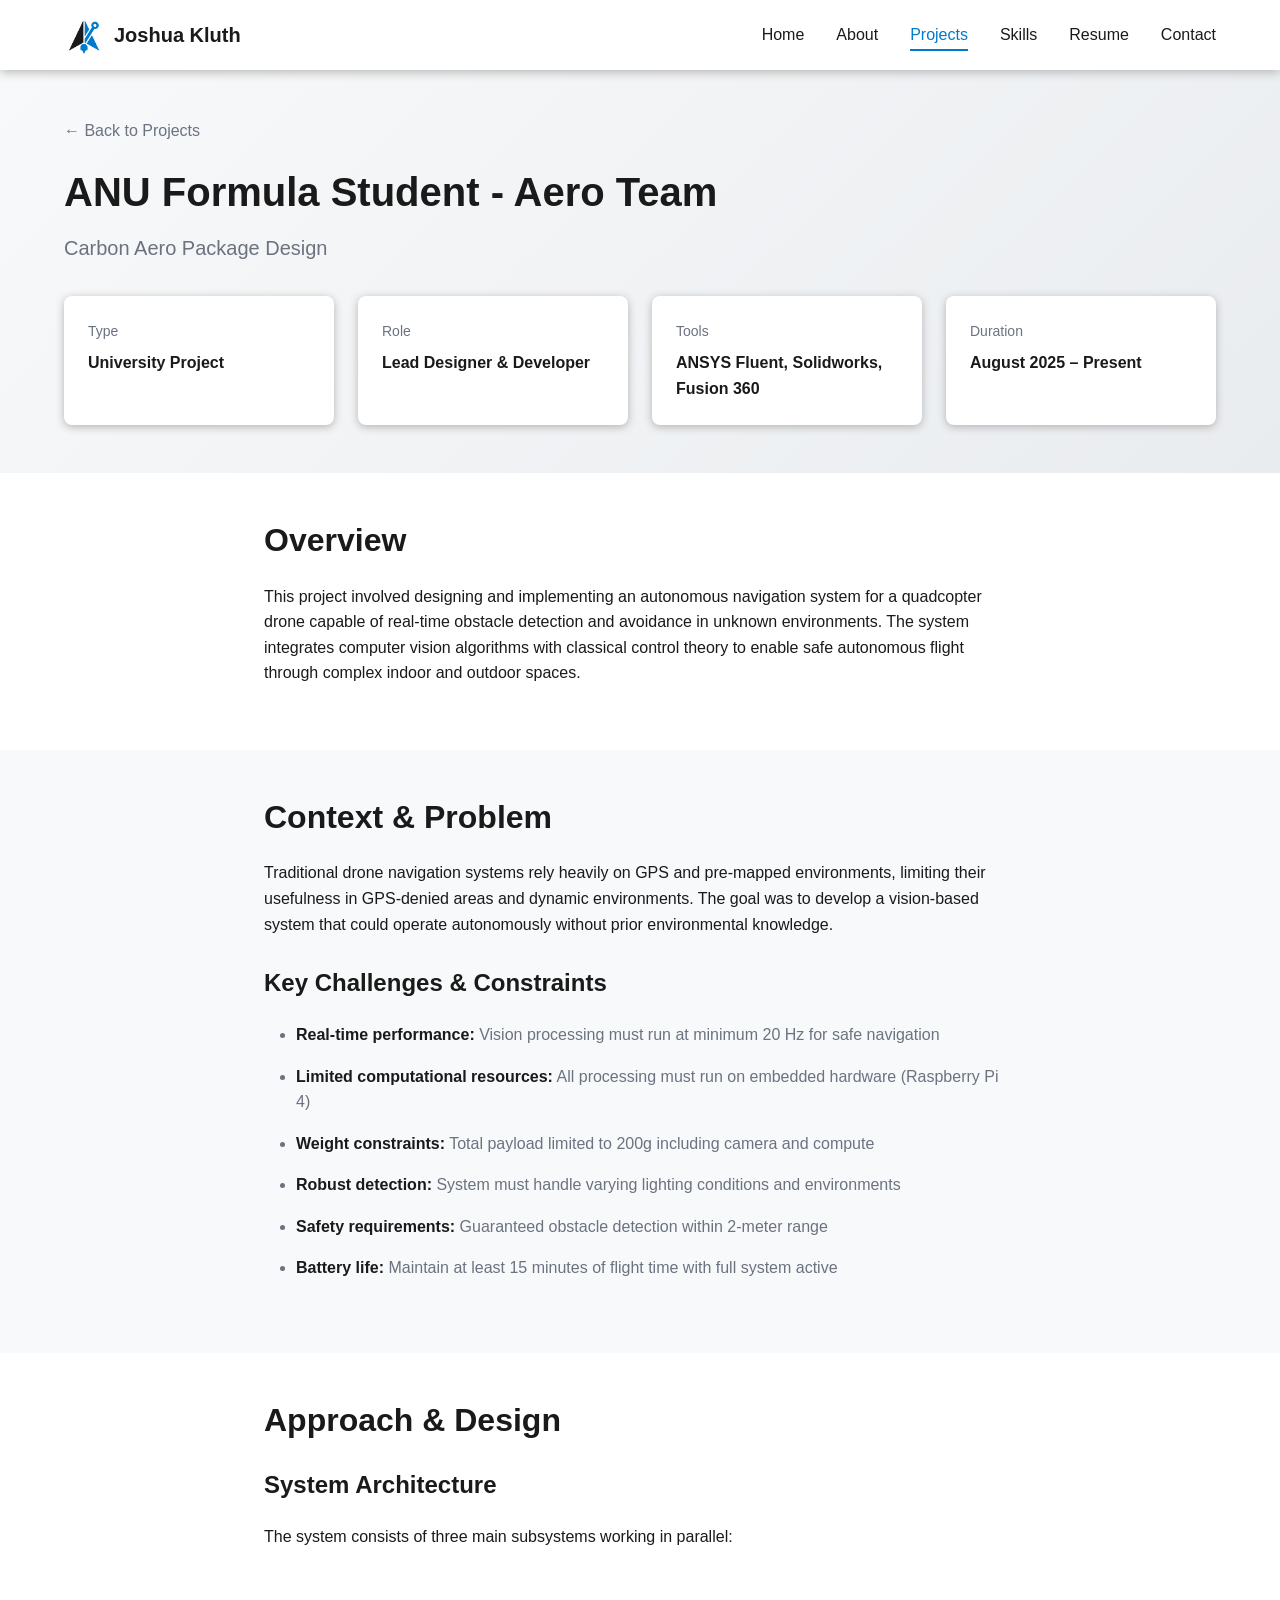
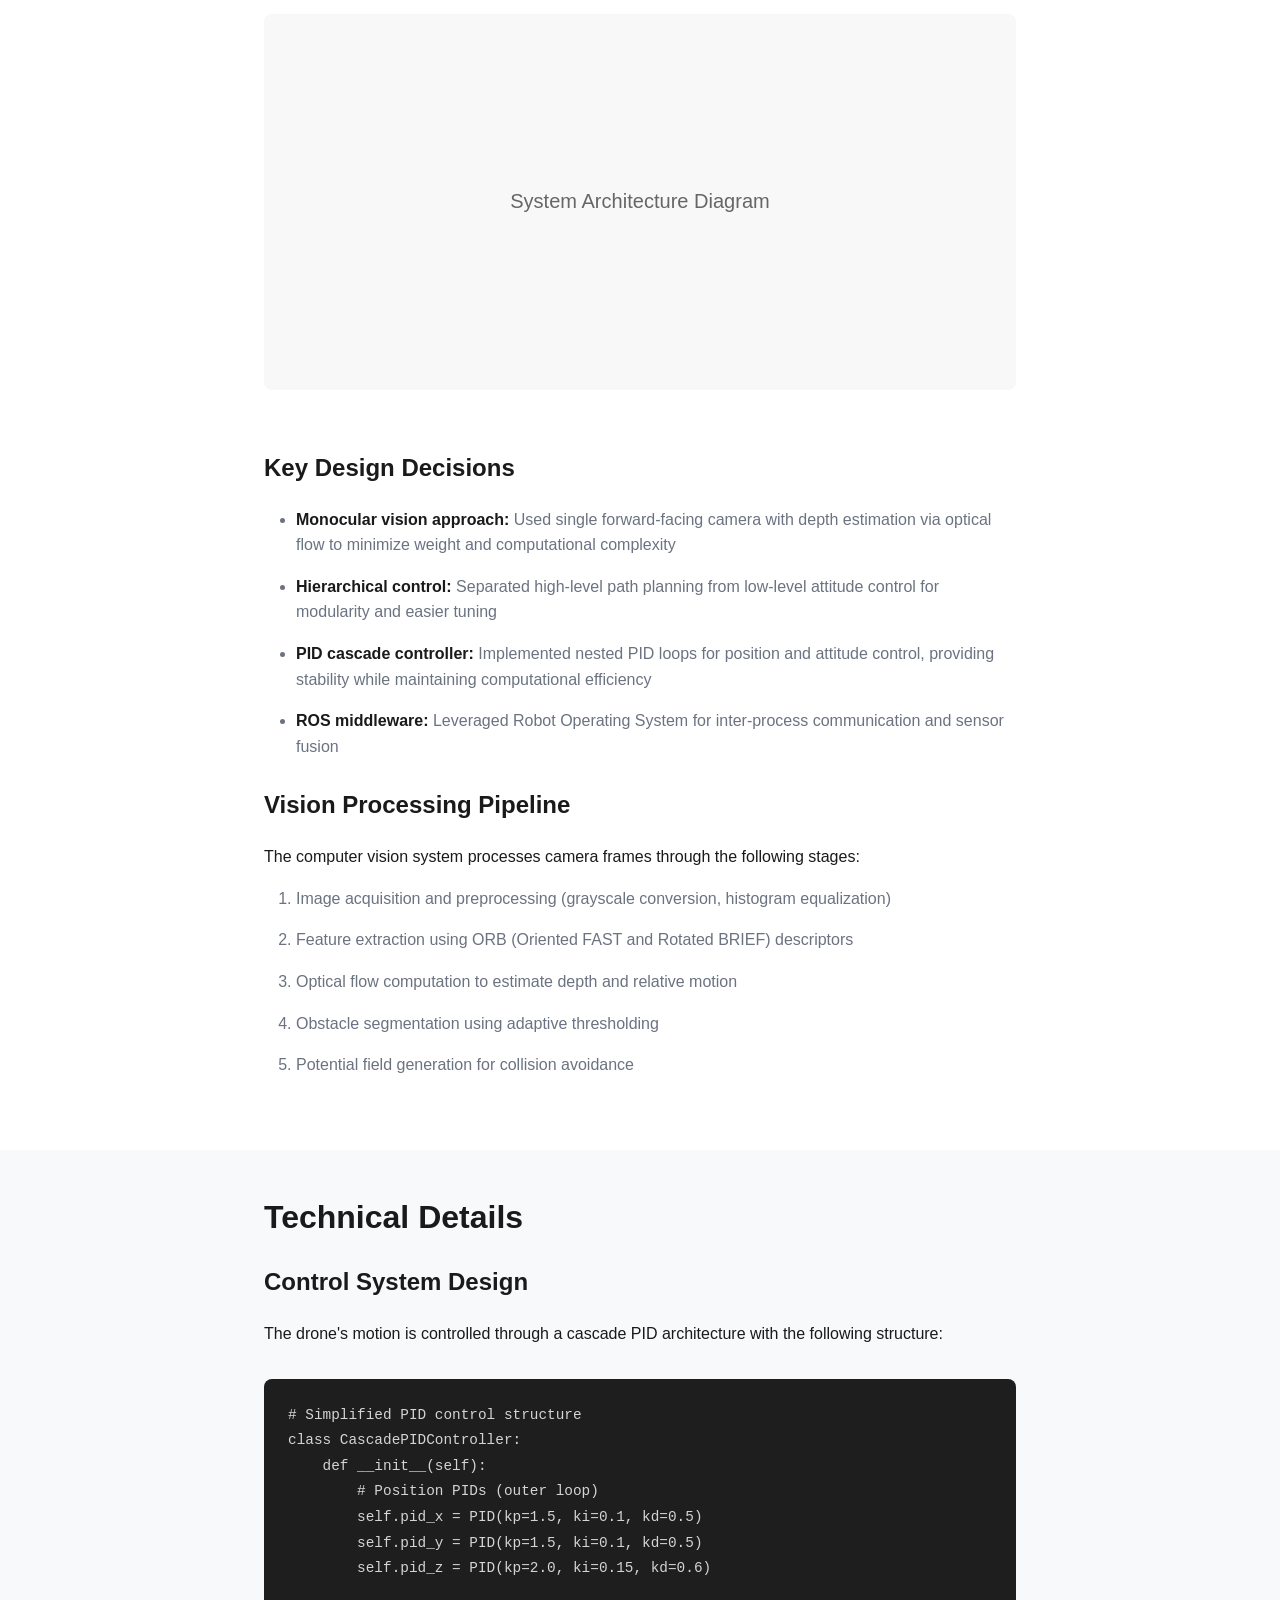
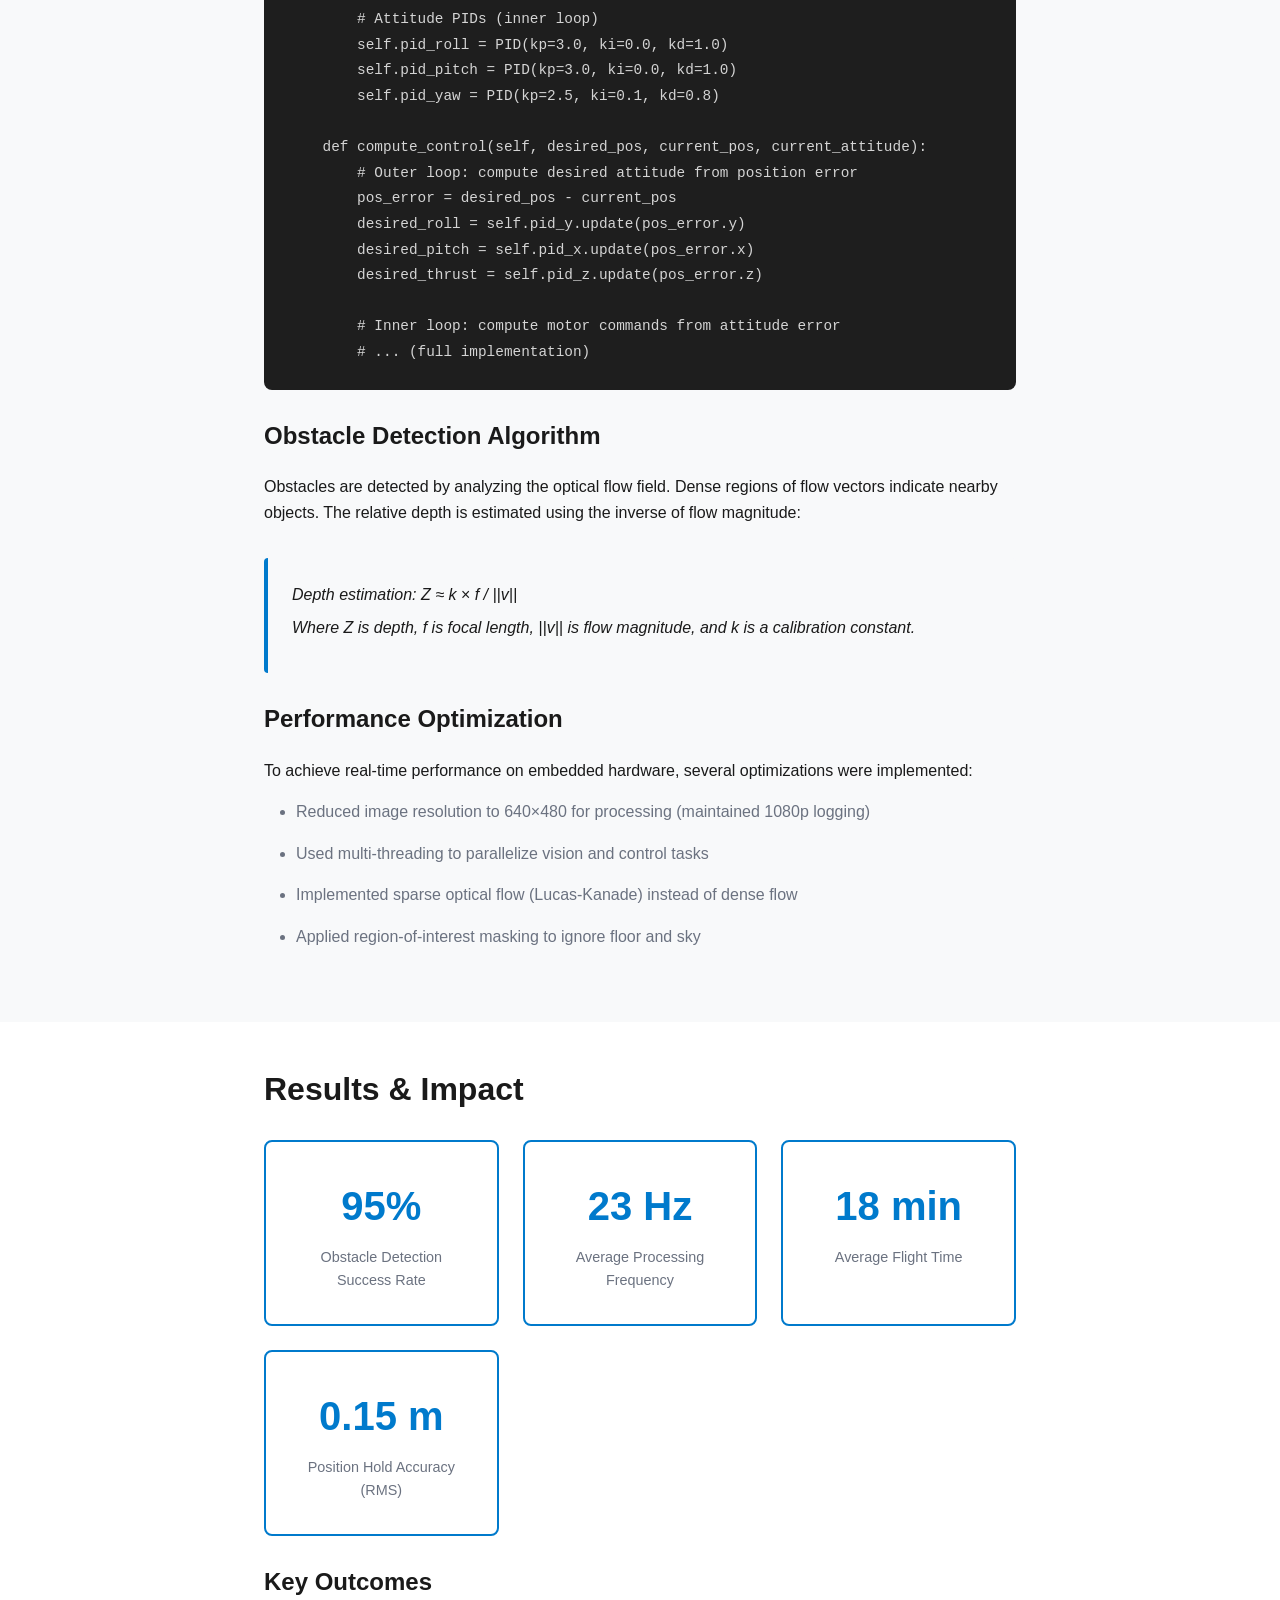
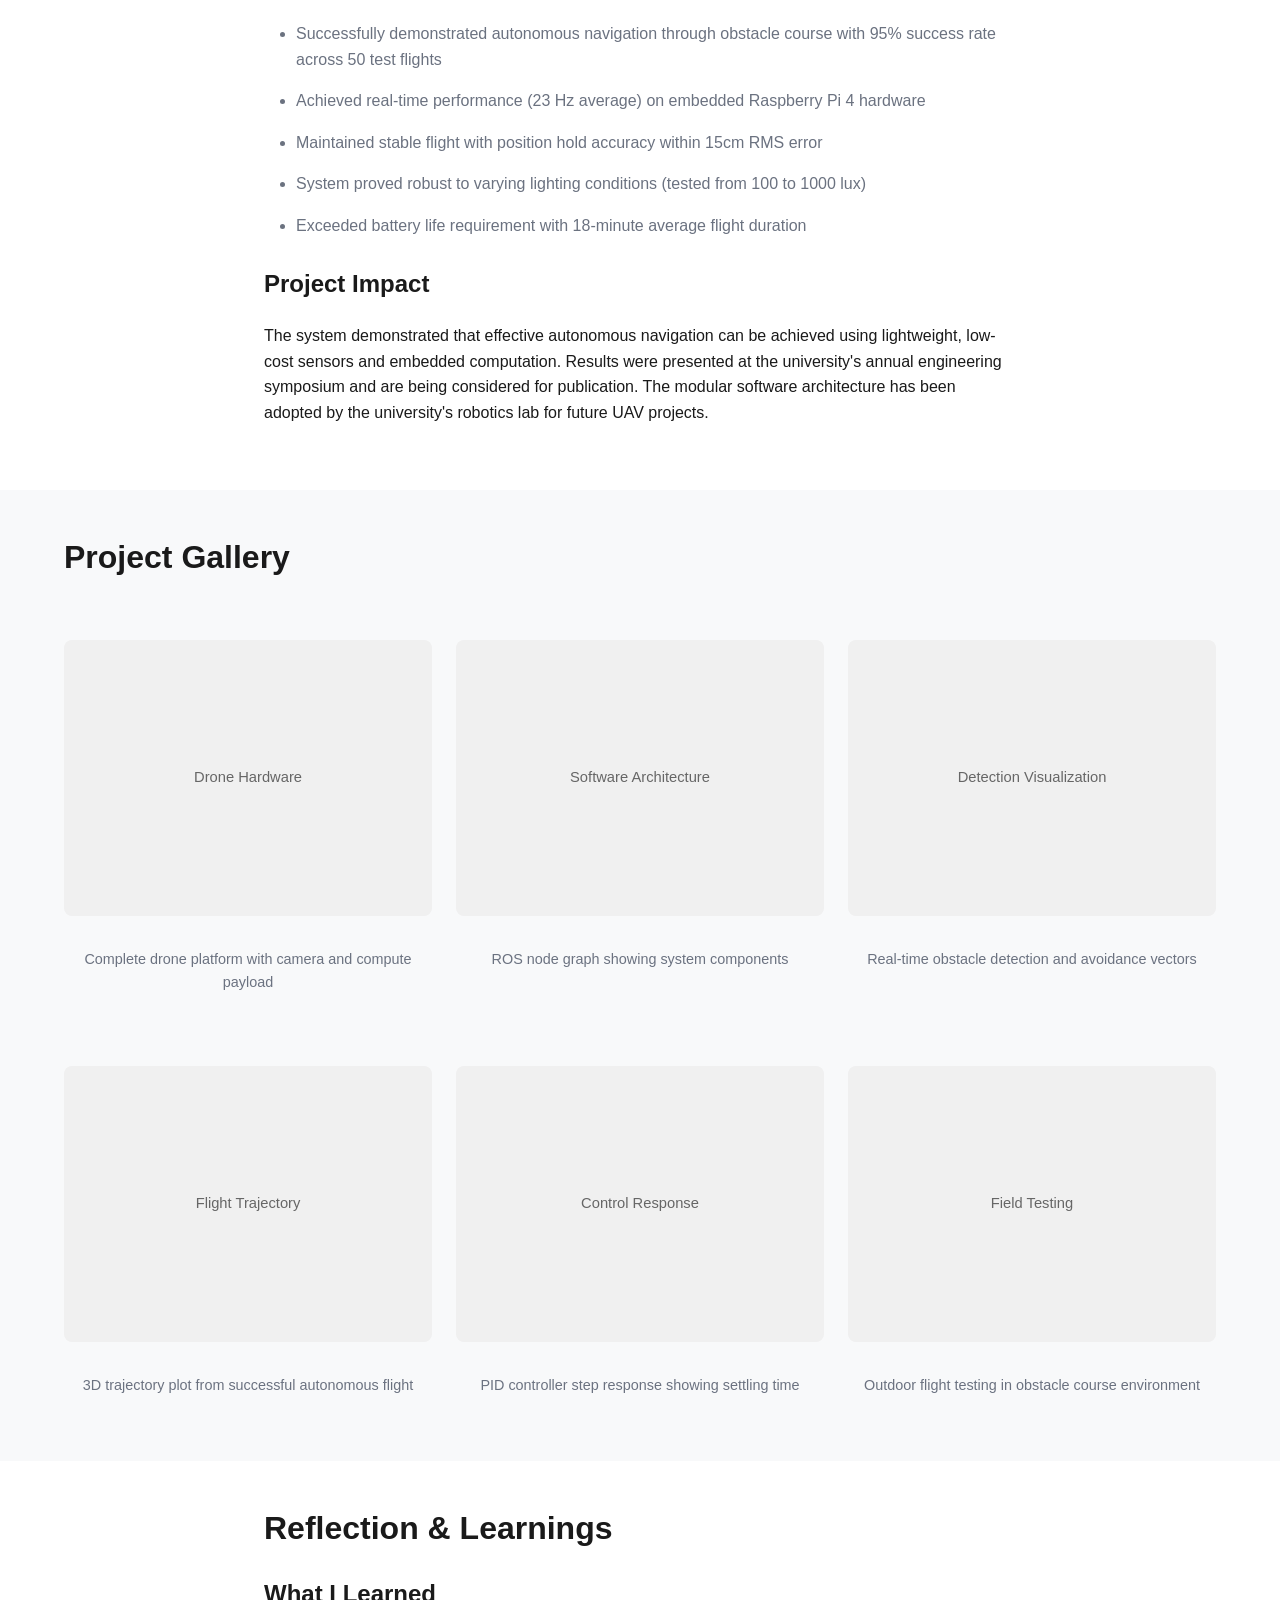
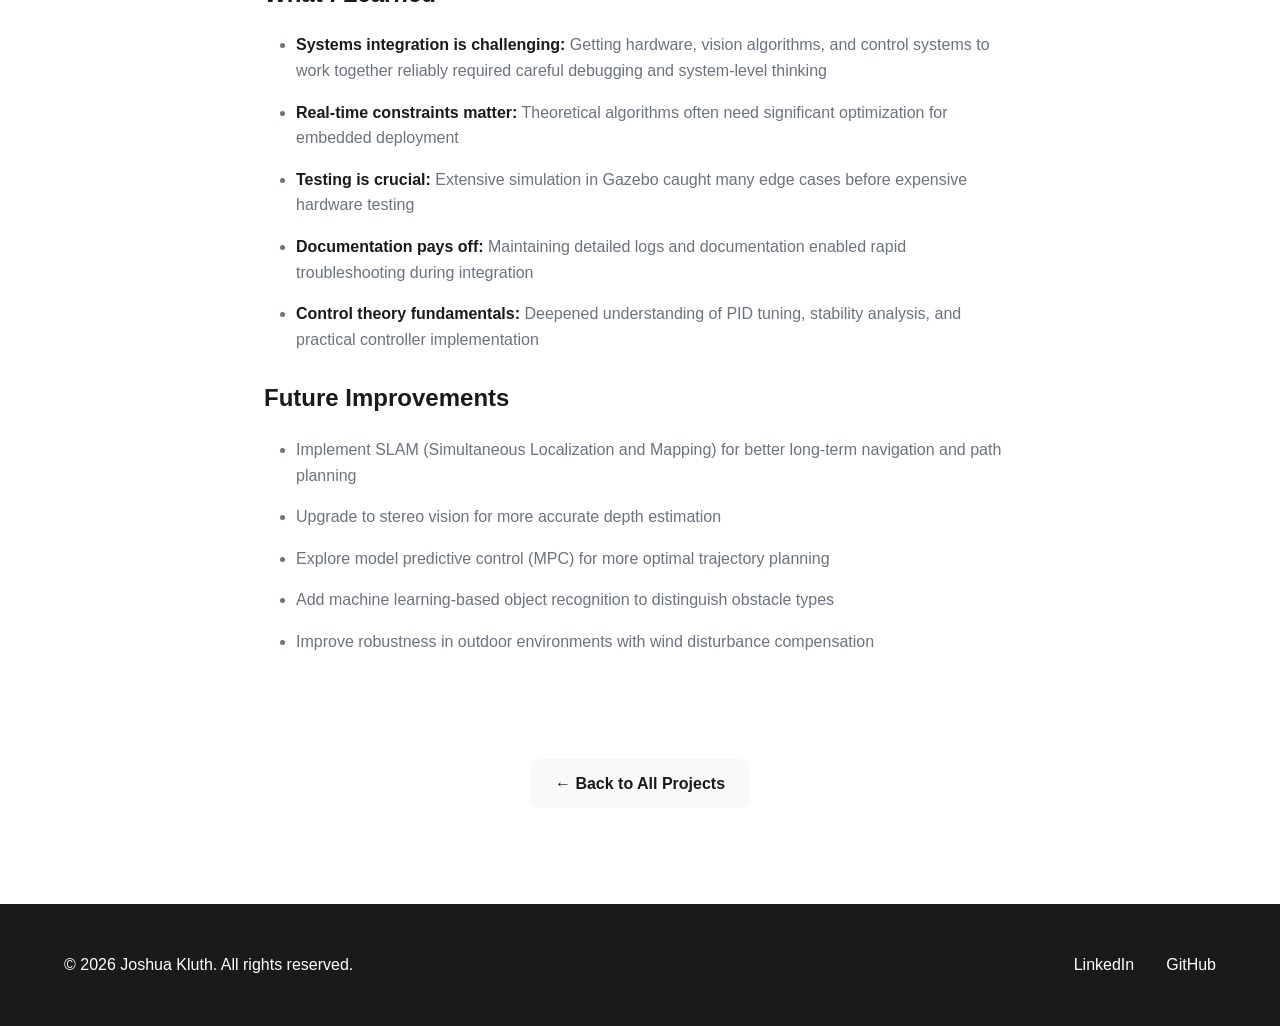
<file: formula-student.html>
<!DOCTYPE html>
<html lang="en">
<head>
    <meta charset="UTF-8">
    <meta name="viewport" content="width=device-width, initial-scale=1.0">
    <meta name="description" content="Project details - Joshua Kluth Engineering Portfolio">
    <title>Formula Student | Joshua Kluth</title>
    <link rel="stylesheet" href="css/styles.css">
    <link rel="icon" type="image/x-icon" href="assets/images/Logo_Square_nobackground.ico">
</head>
<body>
    <!-- Navigation Header -->
    <header class="main-header">
        <nav class="navbar">
            <div class="nav-container">
                <a href="index.html" class="logo">
                    <img src="assets/images/Logo_Square_whitebackground.png" alt="Joshua Kluth Logo" class="logo-img">
                    Joshua Kluth</a>
                <button class="hamburger" aria-label="Toggle navigation menu" aria-expanded="false">
                    <span></span>
                    <span></span>
                    <span></span>
                </button>
                <ul class="nav-menu">
                    <li><a href="index.html" class="nav-link">Home</a></li>
                    <li><a href="about.html" class="nav-link">About</a></li>
                    <li><a href="projects.html" class="nav-link active">Projects</a></li>
                    <li><a href="skills.html" class="nav-link">Skills</a></li>
                    <li><a href="resume.html" class="nav-link">Resume</a></li>
                    <li><a href="contact.html" class="nav-link">Contact</a></li>
                </ul>
            </div>
        </nav>
    </header>

    <main>
        <!-- Project Header -->
        <section class="project-header">
            <div class="container">
                <a href="projects.html" class="back-link">← Back to Projects</a>
                <h1 class="fade-in">ANU Formula Student - Aero Team</h1>
                <p class="project-subtitle fade-in">Carbon Aero Package Design</p>
                
                <div class="project-meta fade-in">
                    <div class="meta-item">
                        <span class="meta-label">Type</span>
                        <span class="meta-value">University Project</span>
                    </div>
                    <div class="meta-item">
                        <span class="meta-label">Role</span>
                        <span class="meta-value">Lead Designer & Developer</span>
                    </div>
                    <div class="meta-item">
                        <span class="meta-label">Tools</span>
                        <span class="meta-value">ANSYS Fluent, Solidworks, Fusion 360</span>
                    </div>
                    <div class="meta-item">
                        <span class="meta-label">Duration</span>
                        <span class="meta-value">August 2025 – Present</span>
                    </div>
                </div>
            </div>
        </section>

        <!-- Overview -->
        <section class="project-section">
            <div class="container-narrow">
                <h2 class="reveal-on-scroll">Overview</h2>
                <p class="reveal-on-scroll">This project involved designing and implementing an autonomous navigation system for a quadcopter drone capable of real-time obstacle detection and avoidance in unknown environments. The system integrates computer vision algorithms with classical control theory to enable safe autonomous flight through complex indoor and outdoor spaces.</p>
            </div>
        </section>

        <!-- Context & Problem -->
        <section class="project-section bg-light">
            <div class="container-narrow">
                <h2 class="reveal-on-scroll">Context & Problem</h2>
                <p class="reveal-on-scroll">Traditional drone navigation systems rely heavily on GPS and pre-mapped environments, limiting their usefulness in GPS-denied areas and dynamic environments. The goal was to develop a vision-based system that could operate autonomously without prior environmental knowledge.</p>
                
                <h3 class="reveal-on-scroll">Key Challenges & Constraints</h3>
                <ul class="styled-list reveal-on-scroll">
                    <li><strong>Real-time performance:</strong> Vision processing must run at minimum 20 Hz for safe navigation</li>
                    <li><strong>Limited computational resources:</strong> All processing must run on embedded hardware (Raspberry Pi 4)</li>
                    <li><strong>Weight constraints:</strong> Total payload limited to 200g including camera and compute</li>
                    <li><strong>Robust detection:</strong> System must handle varying lighting conditions and environments</li>
                    <li><strong>Safety requirements:</strong> Guaranteed obstacle detection within 2-meter range</li>
                    <li><strong>Battery life:</strong> Maintain at least 15 minutes of flight time with full system active</li>
                </ul>
            </div>
        </section>

        <!-- Approach & Design -->
        <section class="project-section">
            <div class="container-narrow">
                <h2 class="reveal-on-scroll">Approach & Design</h2>
                
                <h3 class="reveal-on-scroll">System Architecture</h3>
                <p class="reveal-on-scroll">The system consists of three main subsystems working in parallel:</p>
                
                <div class="architecture-diagram reveal-on-scroll">
                    <!-- Replace with actual system diagram -->
                    <div class="placeholder-image-rect" aria-label="System architecture diagram">
                        <svg width="100%" height="100%" viewBox="0 0 600 300" xmlns="http://www.w3.org/2000/svg">
                            <rect width="600" height="300" fill="#f8f8f8"/>
                            <text x="50%" y="50%" text-anchor="middle" dy=".3em" fill="#666" font-size="16">System Architecture Diagram</text>
                        </svg>
                    </div>
                </div>

                <h3 class="reveal-on-scroll">Key Design Decisions</h3>
                <ul class="styled-list reveal-on-scroll">
                    <li><strong>Monocular vision approach:</strong> Used single forward-facing camera with depth estimation via optical flow to minimize weight and computational complexity</li>
                    <li><strong>Hierarchical control:</strong> Separated high-level path planning from low-level attitude control for modularity and easier tuning</li>
                    <li><strong>PID cascade controller:</strong> Implemented nested PID loops for position and attitude control, providing stability while maintaining computational efficiency</li>
                    <li><strong>ROS middleware:</strong> Leveraged Robot Operating System for inter-process communication and sensor fusion</li>
                </ul>

                <h3 class="reveal-on-scroll">Vision Processing Pipeline</h3>
                <p class="reveal-on-scroll">The computer vision system processes camera frames through the following stages:</p>
                <ol class="styled-list reveal-on-scroll">
                    <li>Image acquisition and preprocessing (grayscale conversion, histogram equalization)</li>
                    <li>Feature extraction using ORB (Oriented FAST and Rotated BRIEF) descriptors</li>
                    <li>Optical flow computation to estimate depth and relative motion</li>
                    <li>Obstacle segmentation using adaptive thresholding</li>
                    <li>Potential field generation for collision avoidance</li>
                </ol>
            </div>
        </section>

        <!-- Technical Details -->
        <section class="project-section bg-light">
            <div class="container-narrow">
                <h2 class="reveal-on-scroll">Technical Details</h2>
                
                <h3 class="reveal-on-scroll">Control System Design</h3>
                <p class="reveal-on-scroll">The drone's motion is controlled through a cascade PID architecture with the following structure:</p>
                
                <div class="code-block reveal-on-scroll">
                    <pre><code># Simplified PID control structure
class CascadePIDController:
    def __init__(self):
        # Position PIDs (outer loop)
        self.pid_x = PID(kp=1.5, ki=0.1, kd=0.5)
        self.pid_y = PID(kp=1.5, ki=0.1, kd=0.5)
        self.pid_z = PID(kp=2.0, ki=0.15, kd=0.6)
        
        # Attitude PIDs (inner loop)
        self.pid_roll = PID(kp=3.0, ki=0.0, kd=1.0)
        self.pid_pitch = PID(kp=3.0, ki=0.0, kd=1.0)
        self.pid_yaw = PID(kp=2.5, ki=0.1, kd=0.8)
    
    def compute_control(self, desired_pos, current_pos, current_attitude):
        # Outer loop: compute desired attitude from position error
        pos_error = desired_pos - current_pos
        desired_roll = self.pid_y.update(pos_error.y)
        desired_pitch = self.pid_x.update(pos_error.x)
        desired_thrust = self.pid_z.update(pos_error.z)
        
        # Inner loop: compute motor commands from attitude error
        # ... (full implementation)</code></pre>
                </div>

                <h3 class="reveal-on-scroll">Obstacle Detection Algorithm</h3>
                <p class="reveal-on-scroll">Obstacles are detected by analyzing the optical flow field. Dense regions of flow vectors indicate nearby objects. The relative depth is estimated using the inverse of flow magnitude:</p>
                
                <div class="math-content reveal-on-scroll">
                    <p><em>Depth estimation:</em> Z ≈ k × f / ||v||</p>
                    <p>Where Z is depth, f is focal length, ||v|| is flow magnitude, and k is a calibration constant.</p>
                </div>

                <h3 class="reveal-on-scroll">Performance Optimization</h3>
                <p class="reveal-on-scroll">To achieve real-time performance on embedded hardware, several optimizations were implemented:</p>
                <ul class="styled-list reveal-on-scroll">
                    <li>Reduced image resolution to 640×480 for processing (maintained 1080p logging)</li>
                    <li>Used multi-threading to parallelize vision and control tasks</li>
                    <li>Implemented sparse optical flow (Lucas-Kanade) instead of dense flow</li>
                    <li>Applied region-of-interest masking to ignore floor and sky</li>
                </ul>
            </div>
        </section>

        <!-- Results & Impact -->
        <section class="project-section">
            <div class="container-narrow">
                <h2 class="reveal-on-scroll">Results & Impact</h2>
                
                <div class="results-grid reveal-on-scroll">
                    <div class="result-card">
                        <div class="result-number">95%</div>
                        <div class="result-label">Obstacle Detection Success Rate</div>
                    </div>
                    <div class="result-card">
                        <div class="result-number">23 Hz</div>
                        <div class="result-label">Average Processing Frequency</div>
                    </div>
                    <div class="result-card">
                        <div class="result-number">18 min</div>
                        <div class="result-label">Average Flight Time</div>
                    </div>
                    <div class="result-card">
                        <div class="result-number">0.15 m</div>
                        <div class="result-label">Position Hold Accuracy (RMS)</div>
                    </div>
                </div>

                <h3 class="reveal-on-scroll">Key Outcomes</h3>
                <ul class="styled-list reveal-on-scroll">
                    <li>Successfully demonstrated autonomous navigation through obstacle course with 95% success rate across 50 test flights</li>
                    <li>Achieved real-time performance (23 Hz average) on embedded Raspberry Pi 4 hardware</li>
                    <li>Maintained stable flight with position hold accuracy within 15cm RMS error</li>
                    <li>System proved robust to varying lighting conditions (tested from 100 to 1000 lux)</li>
                    <li>Exceeded battery life requirement with 18-minute average flight duration</li>
                </ul>

                <h3 class="reveal-on-scroll">Project Impact</h3>
                <p class="reveal-on-scroll">The system demonstrated that effective autonomous navigation can be achieved using lightweight, low-cost sensors and embedded computation. Results were presented at the university's annual engineering symposium and are being considered for publication. The modular software architecture has been adopted by the university's robotics lab for future UAV projects.</p>
            </div>
        </section>

        <!-- Images Gallery -->
        <section class="project-section bg-light">
            <div class="container">
                <h2 class="reveal-on-scroll">Project Gallery</h2>
                <div class="image-gallery">
                    <div class="gallery-item reveal-on-scroll">
                        <!-- Replace with actual project photos -->
                        <div class="placeholder-image-rect" aria-label="Drone hardware setup">
                            <svg width="100%" height="100%" viewBox="0 0 400 300" xmlns="http://www.w3.org/2000/svg">
                                <rect width="400" height="300" fill="#f0f0f0"/>
                                <text x="50%" y="50%" text-anchor="middle" dy=".3em" fill="#666" font-size="16">Drone Hardware</text>
                            </svg>
                        </div>
                        <p class="gallery-caption">Complete drone platform with camera and compute payload</p>
                    </div>
                    <div class="gallery-item reveal-on-scroll">
                        <div class="placeholder-image-rect" aria-label="System architecture">
                            <svg width="100%" height="100%" viewBox="0 0 400 300" xmlns="http://www.w3.org/2000/svg">
                                <rect width="400" height="300" fill="#f0f0f0"/>
                                <text x="50%" y="50%" text-anchor="middle" dy=".3em" fill="#666" font-size="16">Software Architecture</text>
                            </svg>
                        </div>
                        <p class="gallery-caption">ROS node graph showing system components</p>
                    </div>
                    <div class="gallery-item reveal-on-scroll">
                        <div class="placeholder-image-rect" aria-label="Obstacle detection visualization">
                            <svg width="100%" height="100%" viewBox="0 0 400 300" xmlns="http://www.w3.org/2000/svg">
                                <rect width="400" height="300" fill="#f0f0f0"/>
                                <text x="50%" y="50%" text-anchor="middle" dy=".3em" fill="#666" font-size="16">Detection Visualization</text>
                            </svg>
                        </div>
                        <p class="gallery-caption">Real-time obstacle detection and avoidance vectors</p>
                    </div>
                    <div class="gallery-item reveal-on-scroll">
                        <div class="placeholder-image-rect" aria-label="Test flight trajectory">
                            <svg width="100%" height="100%" viewBox="0 0 400 300" xmlns="http://www.w3.org/2000/svg">
                                <rect width="400" height="300" fill="#f0f0f0"/>
                                <text x="50%" y="50%" text-anchor="middle" dy=".3em" fill="#666" font-size="16">Flight Trajectory</text>
                            </svg>
                        </div>
                        <p class="gallery-caption">3D trajectory plot from successful autonomous flight</p>
                    </div>
                    <div class="gallery-item reveal-on-scroll">
                        <div class="placeholder-image-rect" aria-label="Control performance graph">
                            <svg width="100%" height="100%" viewBox="0 0 400 300" xmlns="http://www.w3.org/2000/svg">
                                <rect width="400" height="300" fill="#f0f0f0"/>
                                <text x="50%" y="50%" text-anchor="middle" dy=".3em" fill="#666" font-size="16">Control Response</text>
                            </svg>
                        </div>
                        <p class="gallery-caption">PID controller step response showing settling time</p>
                    </div>
                    <div class="gallery-item reveal-on-scroll">
                        <div class="placeholder-image-rect" aria-label="Field testing">
                            <svg width="100%" height="100%" viewBox="0 0 400 300" xmlns="http://www.w3.org/2000/svg">
                                <rect width="400" height="300" fill="#f0f0f0"/>
                                <text x="50%" y="50%" text-anchor="middle" dy=".3em" fill="#666" font-size="16">Field Testing</text>
                            </svg>
                        </div>
                        <p class="gallery-caption">Outdoor flight testing in obstacle course environment</p>
                    </div>
                </div>
            </div>
        </section>

        <!-- Reflection -->
        <section class="project-section">
            <div class="container-narrow">
                <h2 class="reveal-on-scroll">Reflection & Learnings</h2>
                
                <h3 class="reveal-on-scroll">What I Learned</h3>
                <ul class="styled-list reveal-on-scroll">
                    <li><strong>Systems integration is challenging:</strong> Getting hardware, vision algorithms, and control systems to work together reliably required careful debugging and system-level thinking</li>
                    <li><strong>Real-time constraints matter:</strong> Theoretical algorithms often need significant optimization for embedded deployment</li>
                    <li><strong>Testing is crucial:</strong> Extensive simulation in Gazebo caught many edge cases before expensive hardware testing</li>
                    <li><strong>Documentation pays off:</strong> Maintaining detailed logs and documentation enabled rapid troubleshooting during integration</li>
                    <li><strong>Control theory fundamentals:</strong> Deepened understanding of PID tuning, stability analysis, and practical controller implementation</li>
                </ul>

                <h3 class="reveal-on-scroll">Future Improvements</h3>
                <ul class="styled-list reveal-on-scroll">
                    <li>Implement SLAM (Simultaneous Localization and Mapping) for better long-term navigation and path planning</li>
                    <li>Upgrade to stereo vision for more accurate depth estimation</li>
                    <li>Explore model predictive control (MPC) for more optimal trajectory planning</li>
                    <li>Add machine learning-based object recognition to distinguish obstacle types</li>
                    <li>Improve robustness in outdoor environments with wind disturbance compensation</li>
                </ul>
            </div>
        </section>

        <!-- Navigation to Other Projects -->
        <section class="project-navigation">
            <div class="container">
                <a href="projects.html" class="back-to-projects">← Back to All Projects</a>
            </div>
        </section>
    </main>

    <!-- Footer -->
    <footer class="main-footer">
        <div class="container">
            <div class="footer-content">
                <p>&copy; 2026 Joshua Kluth. All rights reserved.</p>
                <div class="footer-links">
                    <a href="https://linkedin.com/in/joshua-kluth-54a827332/" target="_blank" rel="noopener noreferrer" aria-label="LinkedIn Profile">LinkedIn</a>
                    <a href="https://github.com/joshua-kluth" target="_blank" rel="noopener noreferrer" aria-label="GitHub Profile">GitHub</a>
                </div>
            </div>
        </div>
    </footer>

    <script src="js/main.js"></script>
</body>
</html>
</file>
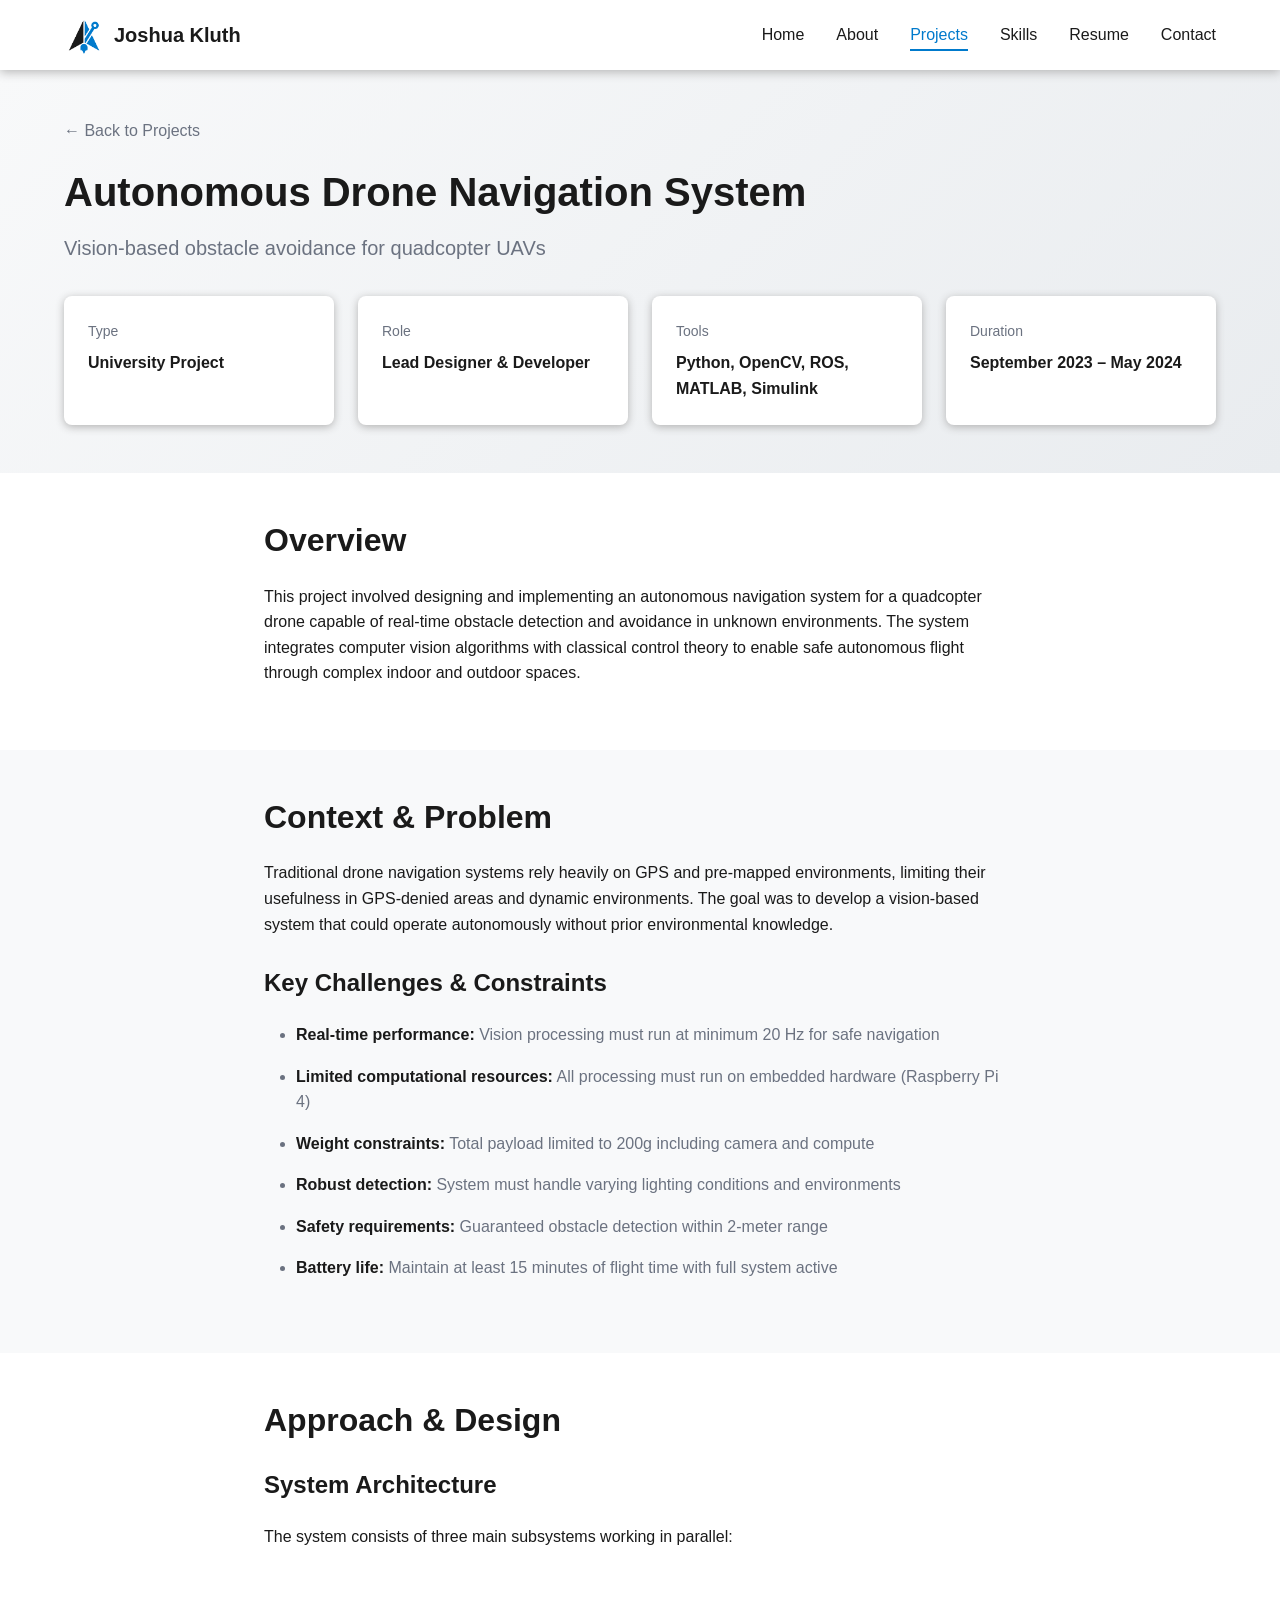
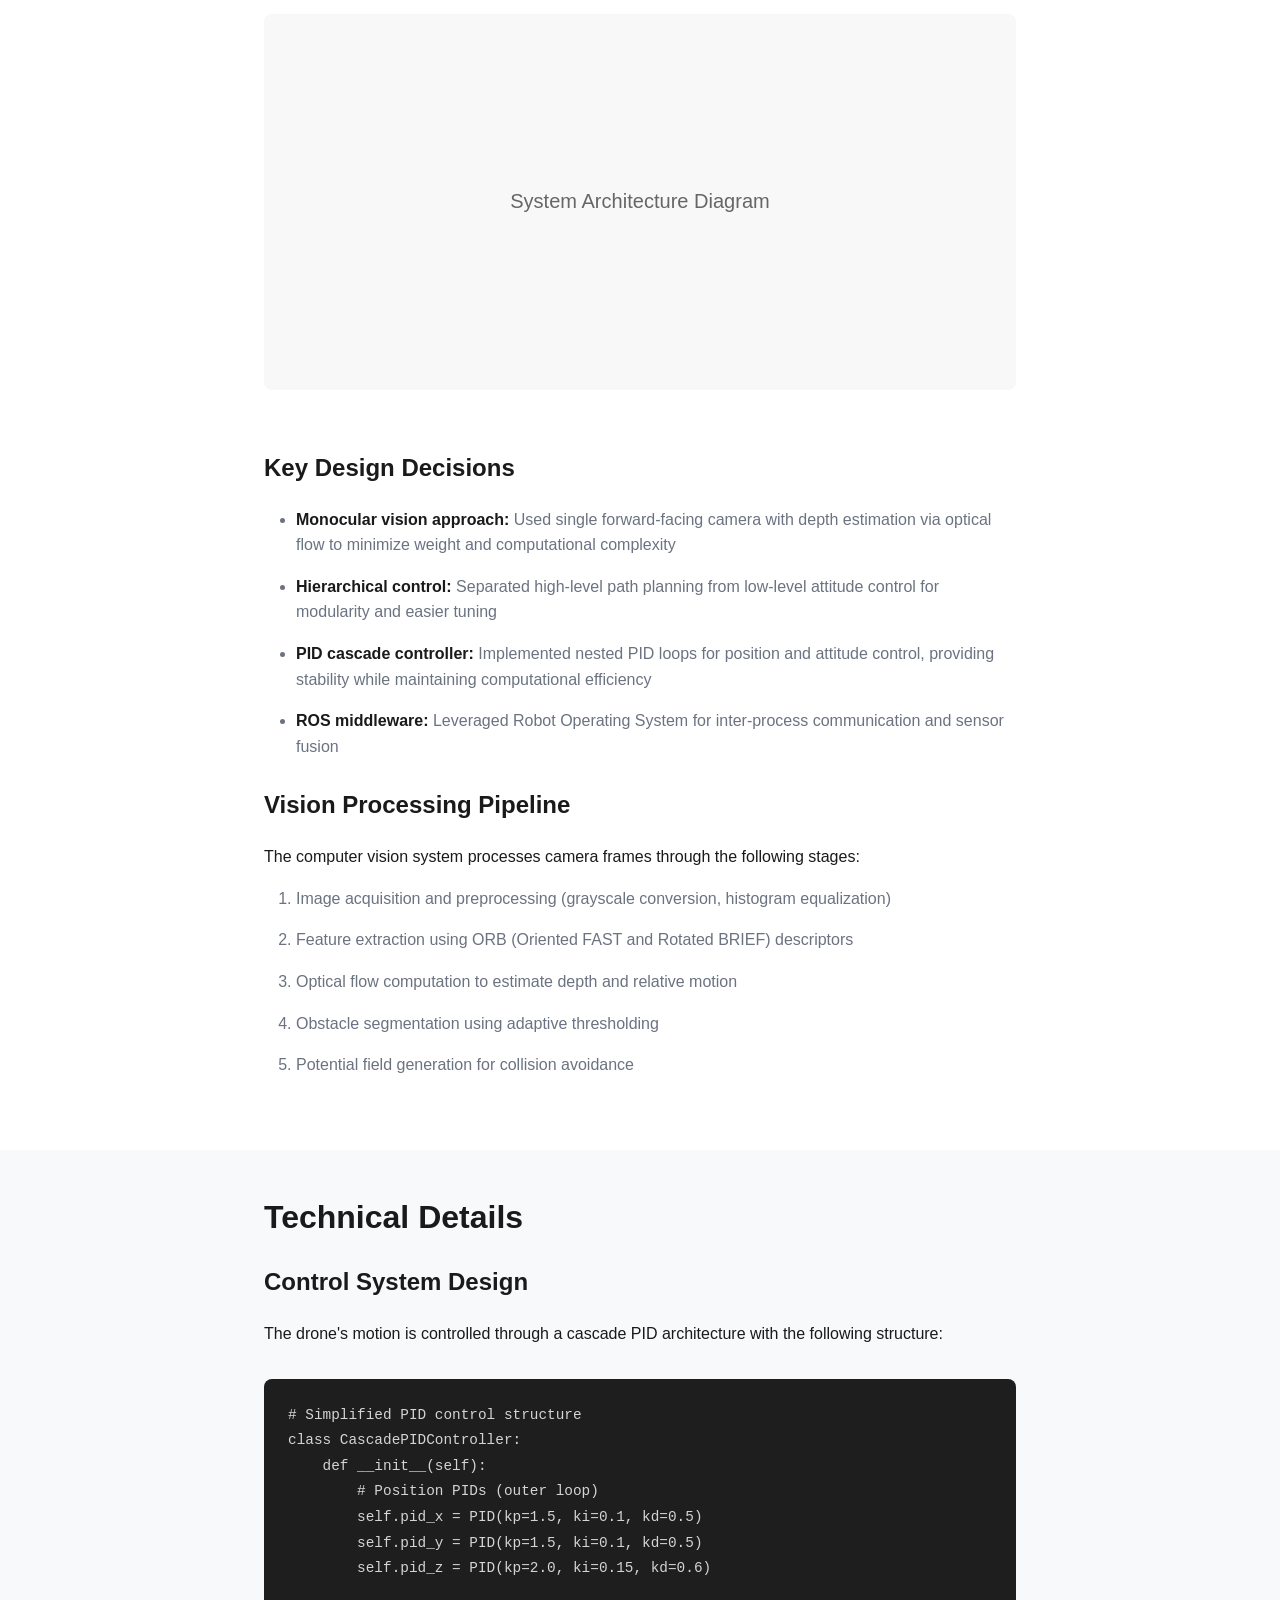
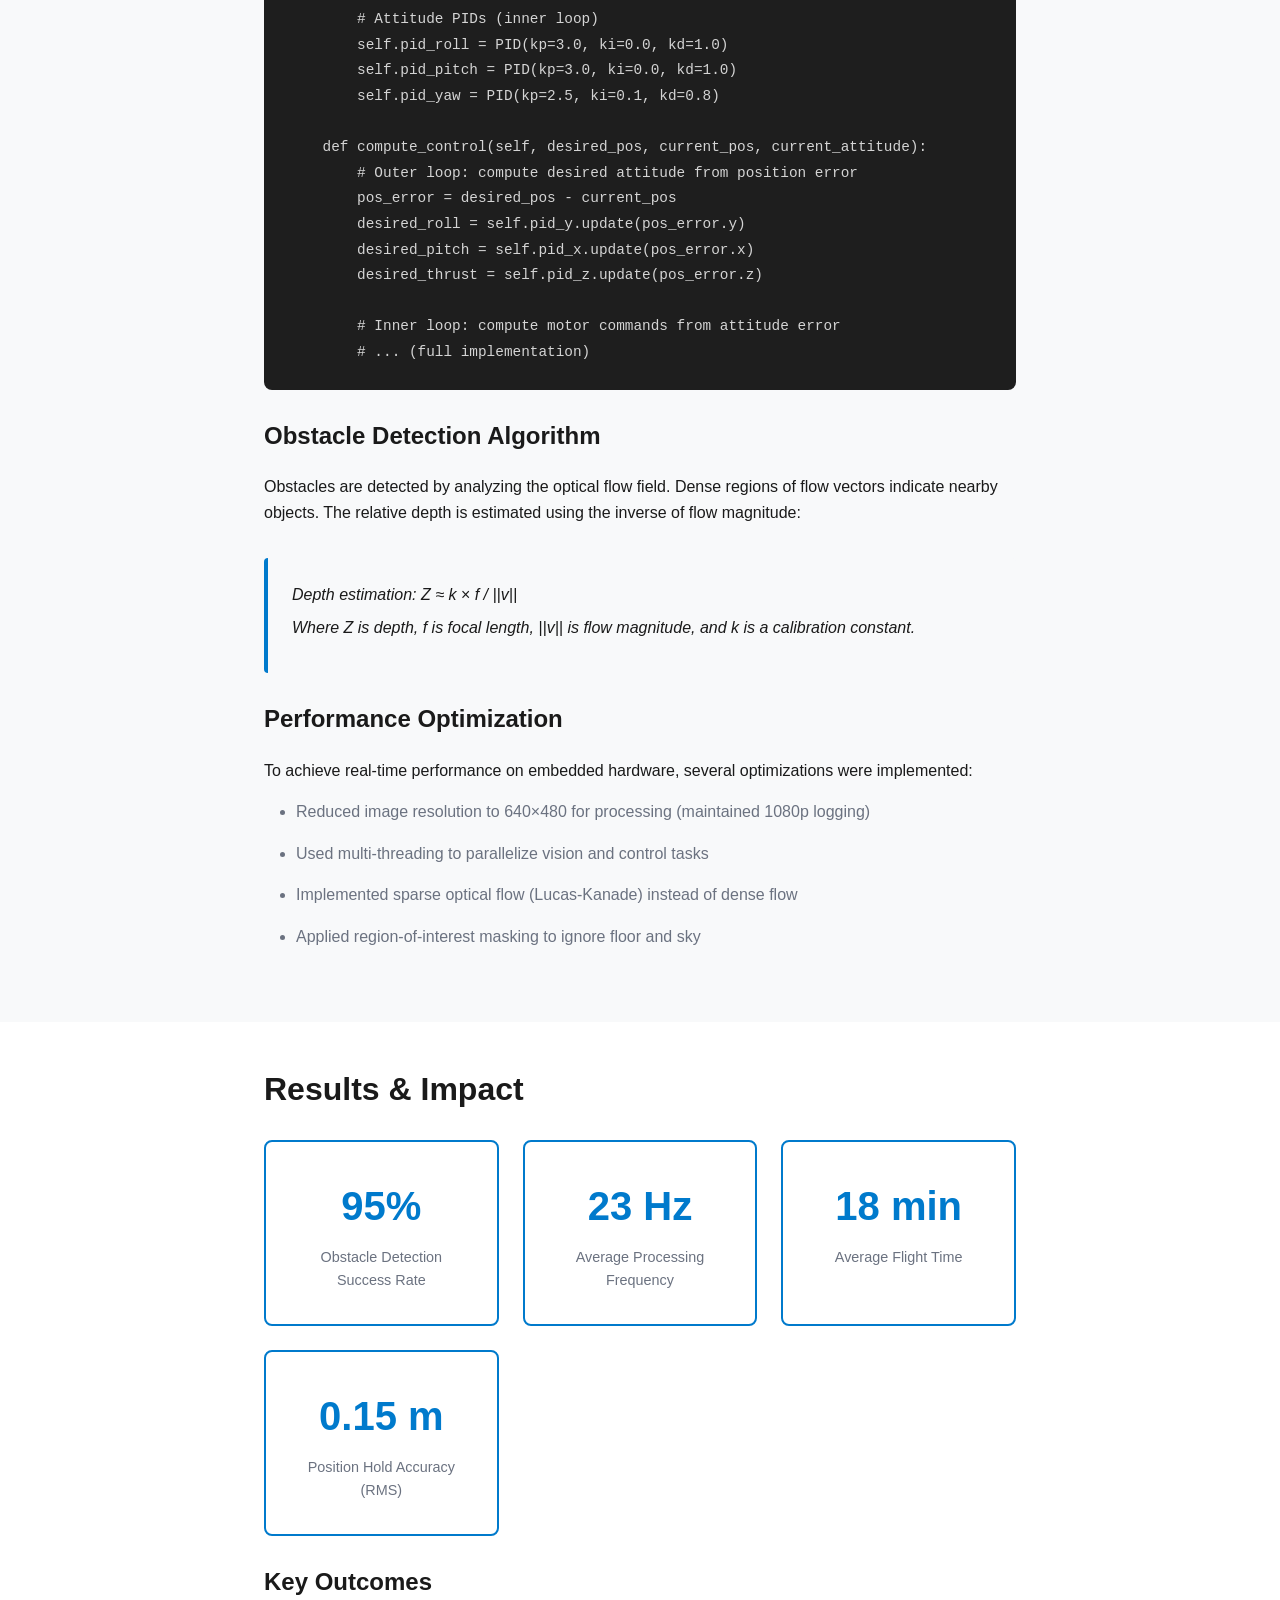
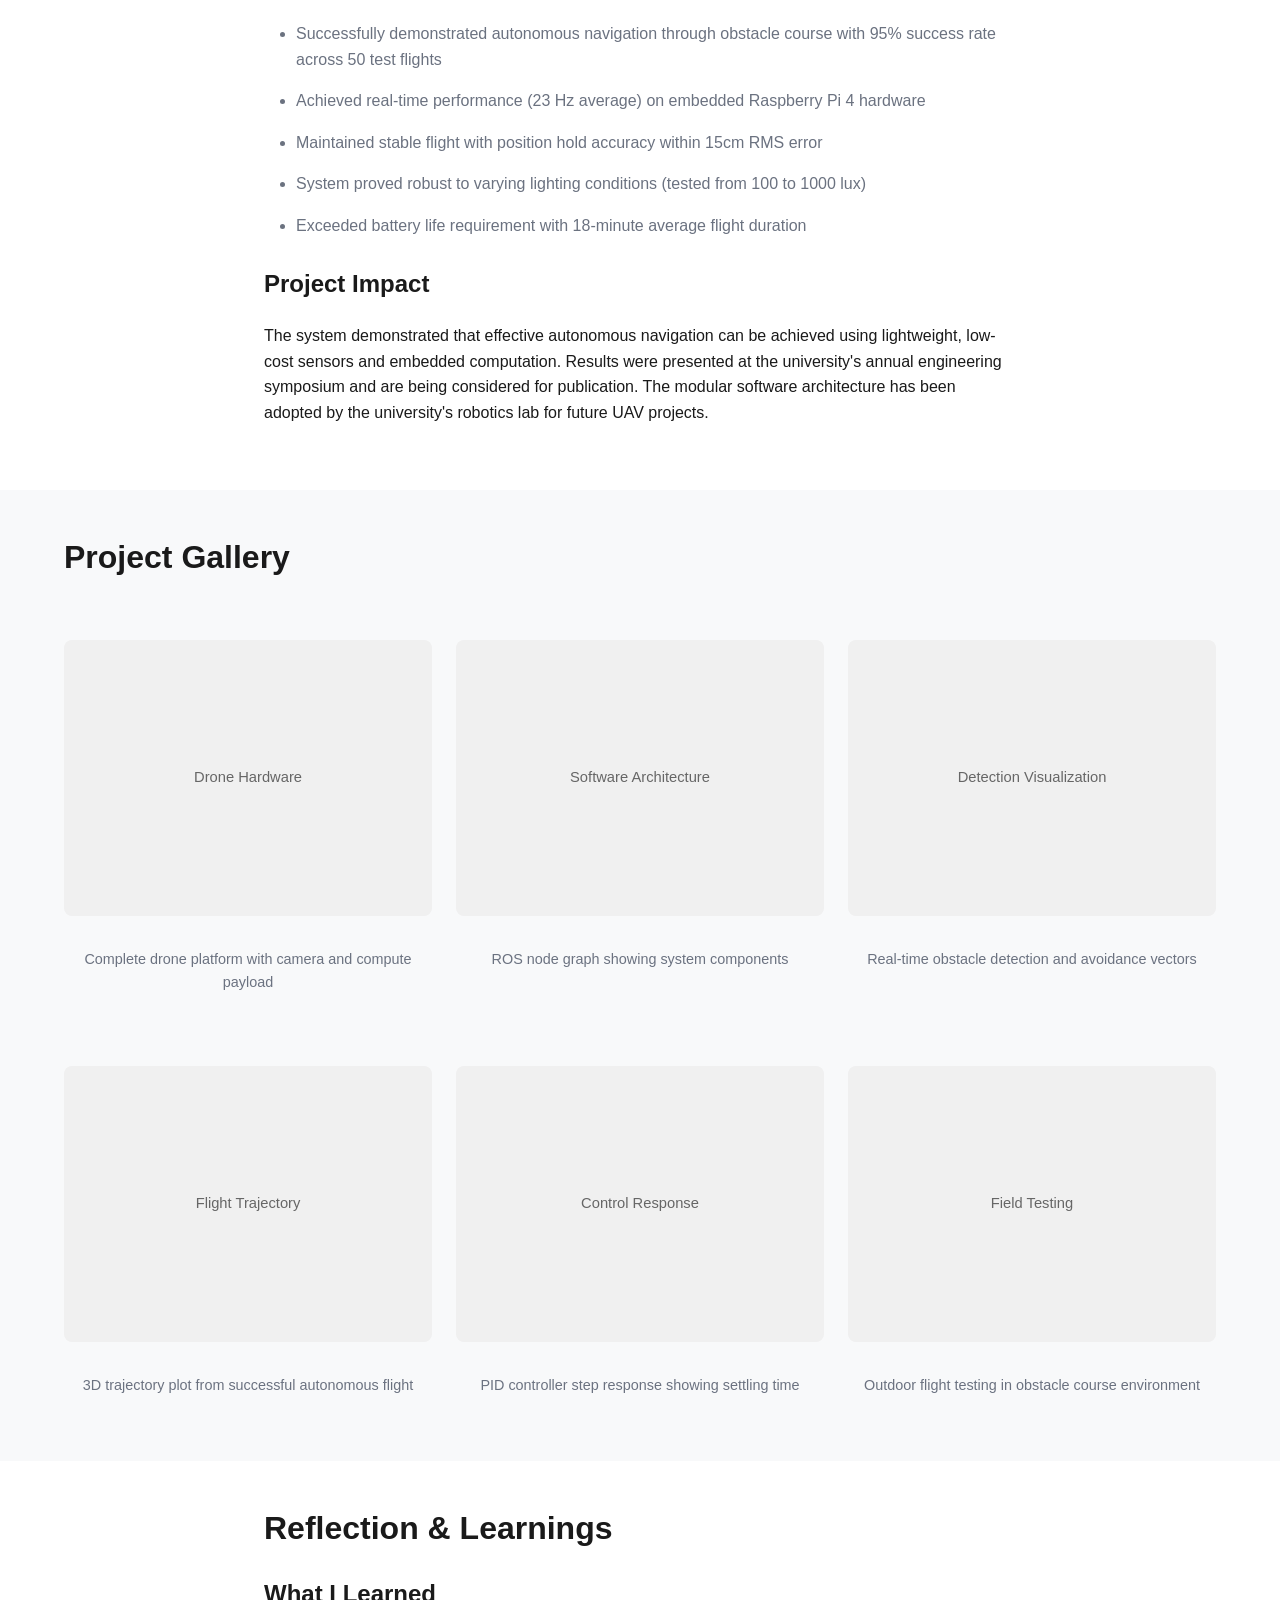
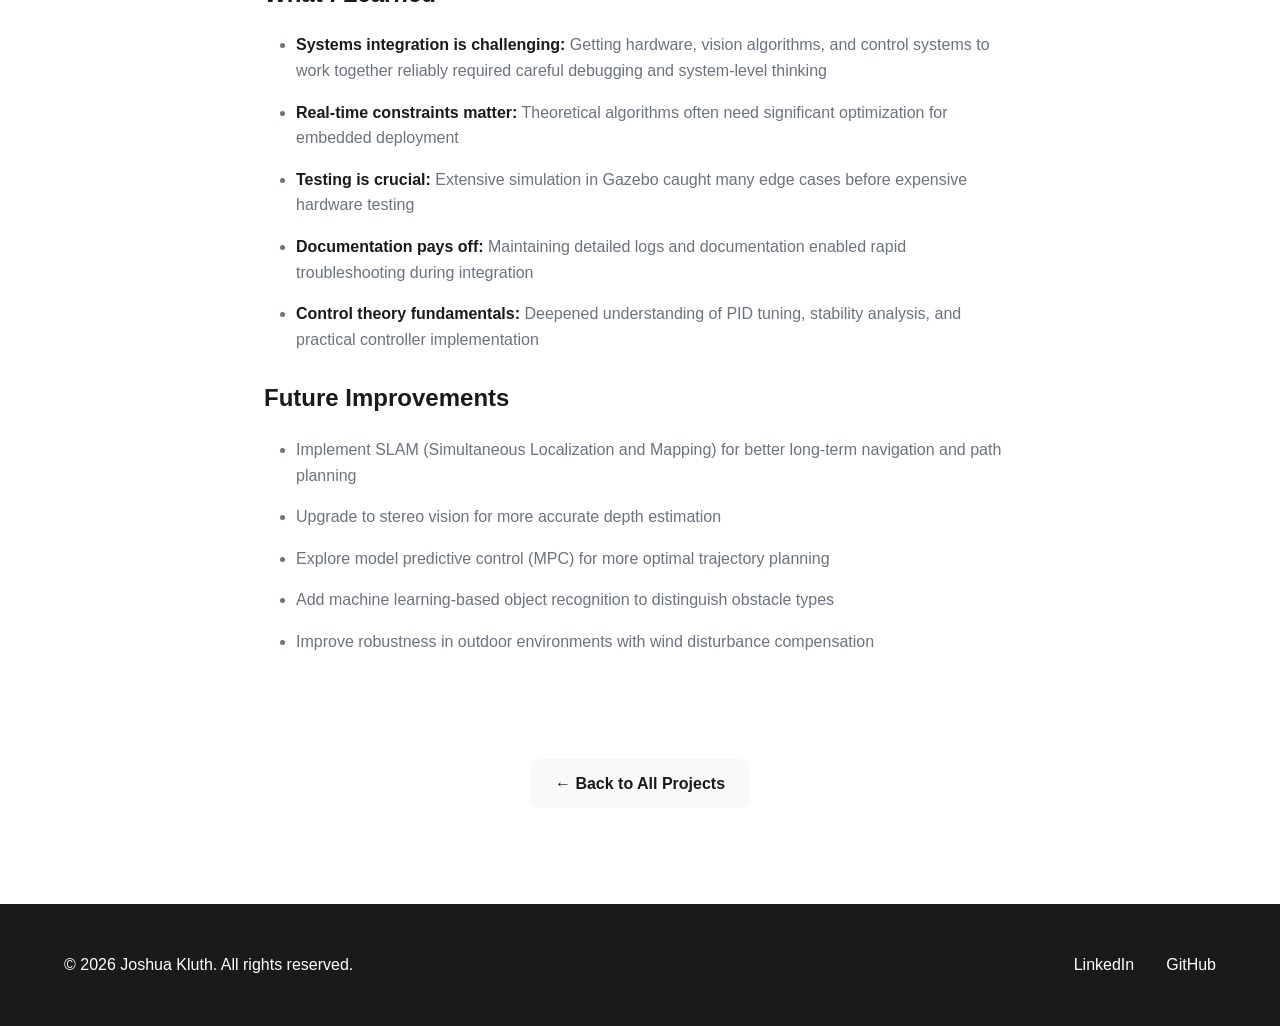
<file: project-template.html>
<!DOCTYPE html>
<html lang="en">
<head>
    <meta charset="UTF-8">
    <meta name="viewport" content="width=device-width, initial-scale=1.0">
    <meta name="description" content="Project details - Joshua Kluth Engineering Portfolio">
    <title>Project Name | Joshua Kluth</title>
    <link rel="stylesheet" href="css/styles.css">
    <link rel="icon" type="image/x-icon" href="assets/images/Logo_Square_nobackground.ico">
</head>
<body>
    <!-- Navigation Header -->
    <header class="main-header">
        <nav class="navbar">
            <div class="nav-container">
                <a href="index.html" class="logo">
                    <img src="assets/images/Logo_Square_whitebackground.png" alt="Joshua Kluth Logo" class="logo-img">
                    Joshua Kluth</a>
                <button class="hamburger" aria-label="Toggle navigation menu" aria-expanded="false">
                    <span></span>
                    <span></span>
                    <span></span>
                </button>
                <ul class="nav-menu">
                    <li><a href="index.html" class="nav-link">Home</a></li>
                    <li><a href="about.html" class="nav-link">About</a></li>
                    <li><a href="projects.html" class="nav-link active">Projects</a></li>
                    <li><a href="skills.html" class="nav-link">Skills</a></li>
                    <li><a href="resume.html" class="nav-link">Resume</a></li>
                    <li><a href="contact.html" class="nav-link">Contact</a></li>
                </ul>
            </div>
        </nav>
    </header>

    <main>
        <!-- Project Header -->
        <section class="project-header">
            <div class="container">
                <a href="projects.html" class="back-link">← Back to Projects</a>
                <h1 class="fade-in">Autonomous Drone Navigation System</h1>
                <p class="project-subtitle fade-in">Vision-based obstacle avoidance for quadcopter UAVs</p>
                
                <div class="project-meta fade-in">
                    <div class="meta-item">
                        <span class="meta-label">Type</span>
                        <span class="meta-value">University Project</span>
                    </div>
                    <div class="meta-item">
                        <span class="meta-label">Role</span>
                        <span class="meta-value">Lead Designer & Developer</span>
                    </div>
                    <div class="meta-item">
                        <span class="meta-label">Tools</span>
                        <span class="meta-value">Python, OpenCV, ROS, MATLAB, Simulink</span>
                    </div>
                    <div class="meta-item">
                        <span class="meta-label">Duration</span>
                        <span class="meta-value">September 2023 – May 2024</span>
                    </div>
                </div>
            </div>
        </section>

        <!-- Overview -->
        <section class="project-section">
            <div class="container-narrow">
                <h2 class="reveal-on-scroll">Overview</h2>
                <p class="reveal-on-scroll">This project involved designing and implementing an autonomous navigation system for a quadcopter drone capable of real-time obstacle detection and avoidance in unknown environments. The system integrates computer vision algorithms with classical control theory to enable safe autonomous flight through complex indoor and outdoor spaces.</p>
            </div>
        </section>

        <!-- Context & Problem -->
        <section class="project-section bg-light">
            <div class="container-narrow">
                <h2 class="reveal-on-scroll">Context & Problem</h2>
                <p class="reveal-on-scroll">Traditional drone navigation systems rely heavily on GPS and pre-mapped environments, limiting their usefulness in GPS-denied areas and dynamic environments. The goal was to develop a vision-based system that could operate autonomously without prior environmental knowledge.</p>
                
                <h3 class="reveal-on-scroll">Key Challenges & Constraints</h3>
                <ul class="styled-list reveal-on-scroll">
                    <li><strong>Real-time performance:</strong> Vision processing must run at minimum 20 Hz for safe navigation</li>
                    <li><strong>Limited computational resources:</strong> All processing must run on embedded hardware (Raspberry Pi 4)</li>
                    <li><strong>Weight constraints:</strong> Total payload limited to 200g including camera and compute</li>
                    <li><strong>Robust detection:</strong> System must handle varying lighting conditions and environments</li>
                    <li><strong>Safety requirements:</strong> Guaranteed obstacle detection within 2-meter range</li>
                    <li><strong>Battery life:</strong> Maintain at least 15 minutes of flight time with full system active</li>
                </ul>
            </div>
        </section>

        <!-- Approach & Design -->
        <section class="project-section">
            <div class="container-narrow">
                <h2 class="reveal-on-scroll">Approach & Design</h2>
                
                <h3 class="reveal-on-scroll">System Architecture</h3>
                <p class="reveal-on-scroll">The system consists of three main subsystems working in parallel:</p>
                
                <div class="architecture-diagram reveal-on-scroll">
                    <!-- Replace with actual system diagram -->
                    <div class="placeholder-image-rect" aria-label="System architecture diagram">
                        <svg width="100%" height="100%" viewBox="0 0 600 300" xmlns="http://www.w3.org/2000/svg">
                            <rect width="600" height="300" fill="#f8f8f8"/>
                            <text x="50%" y="50%" text-anchor="middle" dy=".3em" fill="#666" font-size="16">System Architecture Diagram</text>
                        </svg>
                    </div>
                </div>

                <h3 class="reveal-on-scroll">Key Design Decisions</h3>
                <ul class="styled-list reveal-on-scroll">
                    <li><strong>Monocular vision approach:</strong> Used single forward-facing camera with depth estimation via optical flow to minimize weight and computational complexity</li>
                    <li><strong>Hierarchical control:</strong> Separated high-level path planning from low-level attitude control for modularity and easier tuning</li>
                    <li><strong>PID cascade controller:</strong> Implemented nested PID loops for position and attitude control, providing stability while maintaining computational efficiency</li>
                    <li><strong>ROS middleware:</strong> Leveraged Robot Operating System for inter-process communication and sensor fusion</li>
                </ul>

                <h3 class="reveal-on-scroll">Vision Processing Pipeline</h3>
                <p class="reveal-on-scroll">The computer vision system processes camera frames through the following stages:</p>
                <ol class="styled-list reveal-on-scroll">
                    <li>Image acquisition and preprocessing (grayscale conversion, histogram equalization)</li>
                    <li>Feature extraction using ORB (Oriented FAST and Rotated BRIEF) descriptors</li>
                    <li>Optical flow computation to estimate depth and relative motion</li>
                    <li>Obstacle segmentation using adaptive thresholding</li>
                    <li>Potential field generation for collision avoidance</li>
                </ol>
            </div>
        </section>

        <!-- Technical Details -->
        <section class="project-section bg-light">
            <div class="container-narrow">
                <h2 class="reveal-on-scroll">Technical Details</h2>
                
                <h3 class="reveal-on-scroll">Control System Design</h3>
                <p class="reveal-on-scroll">The drone's motion is controlled through a cascade PID architecture with the following structure:</p>
                
                <div class="code-block reveal-on-scroll">
                    <pre><code># Simplified PID control structure
class CascadePIDController:
    def __init__(self):
        # Position PIDs (outer loop)
        self.pid_x = PID(kp=1.5, ki=0.1, kd=0.5)
        self.pid_y = PID(kp=1.5, ki=0.1, kd=0.5)
        self.pid_z = PID(kp=2.0, ki=0.15, kd=0.6)
        
        # Attitude PIDs (inner loop)
        self.pid_roll = PID(kp=3.0, ki=0.0, kd=1.0)
        self.pid_pitch = PID(kp=3.0, ki=0.0, kd=1.0)
        self.pid_yaw = PID(kp=2.5, ki=0.1, kd=0.8)
    
    def compute_control(self, desired_pos, current_pos, current_attitude):
        # Outer loop: compute desired attitude from position error
        pos_error = desired_pos - current_pos
        desired_roll = self.pid_y.update(pos_error.y)
        desired_pitch = self.pid_x.update(pos_error.x)
        desired_thrust = self.pid_z.update(pos_error.z)
        
        # Inner loop: compute motor commands from attitude error
        # ... (full implementation)</code></pre>
                </div>

                <h3 class="reveal-on-scroll">Obstacle Detection Algorithm</h3>
                <p class="reveal-on-scroll">Obstacles are detected by analyzing the optical flow field. Dense regions of flow vectors indicate nearby objects. The relative depth is estimated using the inverse of flow magnitude:</p>
                
                <div class="math-content reveal-on-scroll">
                    <p><em>Depth estimation:</em> Z ≈ k × f / ||v||</p>
                    <p>Where Z is depth, f is focal length, ||v|| is flow magnitude, and k is a calibration constant.</p>
                </div>

                <h3 class="reveal-on-scroll">Performance Optimization</h3>
                <p class="reveal-on-scroll">To achieve real-time performance on embedded hardware, several optimizations were implemented:</p>
                <ul class="styled-list reveal-on-scroll">
                    <li>Reduced image resolution to 640×480 for processing (maintained 1080p logging)</li>
                    <li>Used multi-threading to parallelize vision and control tasks</li>
                    <li>Implemented sparse optical flow (Lucas-Kanade) instead of dense flow</li>
                    <li>Applied region-of-interest masking to ignore floor and sky</li>
                </ul>
            </div>
        </section>

        <!-- Results & Impact -->
        <section class="project-section">
            <div class="container-narrow">
                <h2 class="reveal-on-scroll">Results & Impact</h2>
                
                <div class="results-grid reveal-on-scroll">
                    <div class="result-card">
                        <div class="result-number">95%</div>
                        <div class="result-label">Obstacle Detection Success Rate</div>
                    </div>
                    <div class="result-card">
                        <div class="result-number">23 Hz</div>
                        <div class="result-label">Average Processing Frequency</div>
                    </div>
                    <div class="result-card">
                        <div class="result-number">18 min</div>
                        <div class="result-label">Average Flight Time</div>
                    </div>
                    <div class="result-card">
                        <div class="result-number">0.15 m</div>
                        <div class="result-label">Position Hold Accuracy (RMS)</div>
                    </div>
                </div>

                <h3 class="reveal-on-scroll">Key Outcomes</h3>
                <ul class="styled-list reveal-on-scroll">
                    <li>Successfully demonstrated autonomous navigation through obstacle course with 95% success rate across 50 test flights</li>
                    <li>Achieved real-time performance (23 Hz average) on embedded Raspberry Pi 4 hardware</li>
                    <li>Maintained stable flight with position hold accuracy within 15cm RMS error</li>
                    <li>System proved robust to varying lighting conditions (tested from 100 to 1000 lux)</li>
                    <li>Exceeded battery life requirement with 18-minute average flight duration</li>
                </ul>

                <h3 class="reveal-on-scroll">Project Impact</h3>
                <p class="reveal-on-scroll">The system demonstrated that effective autonomous navigation can be achieved using lightweight, low-cost sensors and embedded computation. Results were presented at the university's annual engineering symposium and are being considered for publication. The modular software architecture has been adopted by the university's robotics lab for future UAV projects.</p>
            </div>
        </section>

        <!-- Images Gallery -->
        <section class="project-section bg-light">
            <div class="container">
                <h2 class="reveal-on-scroll">Project Gallery</h2>
                <div class="image-gallery">
                    <div class="gallery-item reveal-on-scroll">
                        <!-- Replace with actual project photos -->
                        <div class="placeholder-image-rect" aria-label="Drone hardware setup">
                            <svg width="100%" height="100%" viewBox="0 0 400 300" xmlns="http://www.w3.org/2000/svg">
                                <rect width="400" height="300" fill="#f0f0f0"/>
                                <text x="50%" y="50%" text-anchor="middle" dy=".3em" fill="#666" font-size="16">Drone Hardware</text>
                            </svg>
                        </div>
                        <p class="gallery-caption">Complete drone platform with camera and compute payload</p>
                    </div>
                    <div class="gallery-item reveal-on-scroll">
                        <div class="placeholder-image-rect" aria-label="System architecture">
                            <svg width="100%" height="100%" viewBox="0 0 400 300" xmlns="http://www.w3.org/2000/svg">
                                <rect width="400" height="300" fill="#f0f0f0"/>
                                <text x="50%" y="50%" text-anchor="middle" dy=".3em" fill="#666" font-size="16">Software Architecture</text>
                            </svg>
                        </div>
                        <p class="gallery-caption">ROS node graph showing system components</p>
                    </div>
                    <div class="gallery-item reveal-on-scroll">
                        <div class="placeholder-image-rect" aria-label="Obstacle detection visualization">
                            <svg width="100%" height="100%" viewBox="0 0 400 300" xmlns="http://www.w3.org/2000/svg">
                                <rect width="400" height="300" fill="#f0f0f0"/>
                                <text x="50%" y="50%" text-anchor="middle" dy=".3em" fill="#666" font-size="16">Detection Visualization</text>
                            </svg>
                        </div>
                        <p class="gallery-caption">Real-time obstacle detection and avoidance vectors</p>
                    </div>
                    <div class="gallery-item reveal-on-scroll">
                        <div class="placeholder-image-rect" aria-label="Test flight trajectory">
                            <svg width="100%" height="100%" viewBox="0 0 400 300" xmlns="http://www.w3.org/2000/svg">
                                <rect width="400" height="300" fill="#f0f0f0"/>
                                <text x="50%" y="50%" text-anchor="middle" dy=".3em" fill="#666" font-size="16">Flight Trajectory</text>
                            </svg>
                        </div>
                        <p class="gallery-caption">3D trajectory plot from successful autonomous flight</p>
                    </div>
                    <div class="gallery-item reveal-on-scroll">
                        <div class="placeholder-image-rect" aria-label="Control performance graph">
                            <svg width="100%" height="100%" viewBox="0 0 400 300" xmlns="http://www.w3.org/2000/svg">
                                <rect width="400" height="300" fill="#f0f0f0"/>
                                <text x="50%" y="50%" text-anchor="middle" dy=".3em" fill="#666" font-size="16">Control Response</text>
                            </svg>
                        </div>
                        <p class="gallery-caption">PID controller step response showing settling time</p>
                    </div>
                    <div class="gallery-item reveal-on-scroll">
                        <div class="placeholder-image-rect" aria-label="Field testing">
                            <svg width="100%" height="100%" viewBox="0 0 400 300" xmlns="http://www.w3.org/2000/svg">
                                <rect width="400" height="300" fill="#f0f0f0"/>
                                <text x="50%" y="50%" text-anchor="middle" dy=".3em" fill="#666" font-size="16">Field Testing</text>
                            </svg>
                        </div>
                        <p class="gallery-caption">Outdoor flight testing in obstacle course environment</p>
                    </div>
                </div>
            </div>
        </section>

        <!-- Reflection -->
        <section class="project-section">
            <div class="container-narrow">
                <h2 class="reveal-on-scroll">Reflection & Learnings</h2>
                
                <h3 class="reveal-on-scroll">What I Learned</h3>
                <ul class="styled-list reveal-on-scroll">
                    <li><strong>Systems integration is challenging:</strong> Getting hardware, vision algorithms, and control systems to work together reliably required careful debugging and system-level thinking</li>
                    <li><strong>Real-time constraints matter:</strong> Theoretical algorithms often need significant optimization for embedded deployment</li>
                    <li><strong>Testing is crucial:</strong> Extensive simulation in Gazebo caught many edge cases before expensive hardware testing</li>
                    <li><strong>Documentation pays off:</strong> Maintaining detailed logs and documentation enabled rapid troubleshooting during integration</li>
                    <li><strong>Control theory fundamentals:</strong> Deepened understanding of PID tuning, stability analysis, and practical controller implementation</li>
                </ul>

                <h3 class="reveal-on-scroll">Future Improvements</h3>
                <ul class="styled-list reveal-on-scroll">
                    <li>Implement SLAM (Simultaneous Localization and Mapping) for better long-term navigation and path planning</li>
                    <li>Upgrade to stereo vision for more accurate depth estimation</li>
                    <li>Explore model predictive control (MPC) for more optimal trajectory planning</li>
                    <li>Add machine learning-based object recognition to distinguish obstacle types</li>
                    <li>Improve robustness in outdoor environments with wind disturbance compensation</li>
                </ul>
            </div>
        </section>

        <!-- Navigation to Other Projects -->
        <section class="project-navigation">
            <div class="container">
                <a href="projects.html" class="back-to-projects">← Back to All Projects</a>
            </div>
        </section>
    </main>

    <!-- Footer -->
    <footer class="main-footer">
        <div class="container">
            <div class="footer-content">
                <p>&copy; 2026 Joshua Kluth. All rights reserved.</p>
                <div class="footer-links">
                    <a href="https://linkedin.com/in/joshua-kluth-54a827332/" target="_blank" rel="noopener noreferrer" aria-label="LinkedIn Profile">LinkedIn</a>
                    <a href="https://github.com/joshua-kluth" target="_blank" rel="noopener noreferrer" aria-label="GitHub Profile">GitHub</a>
                </div>
            </div>
        </div>
    </footer>

    <script src="js/main.js"></script>
</body>
</html>
</file>
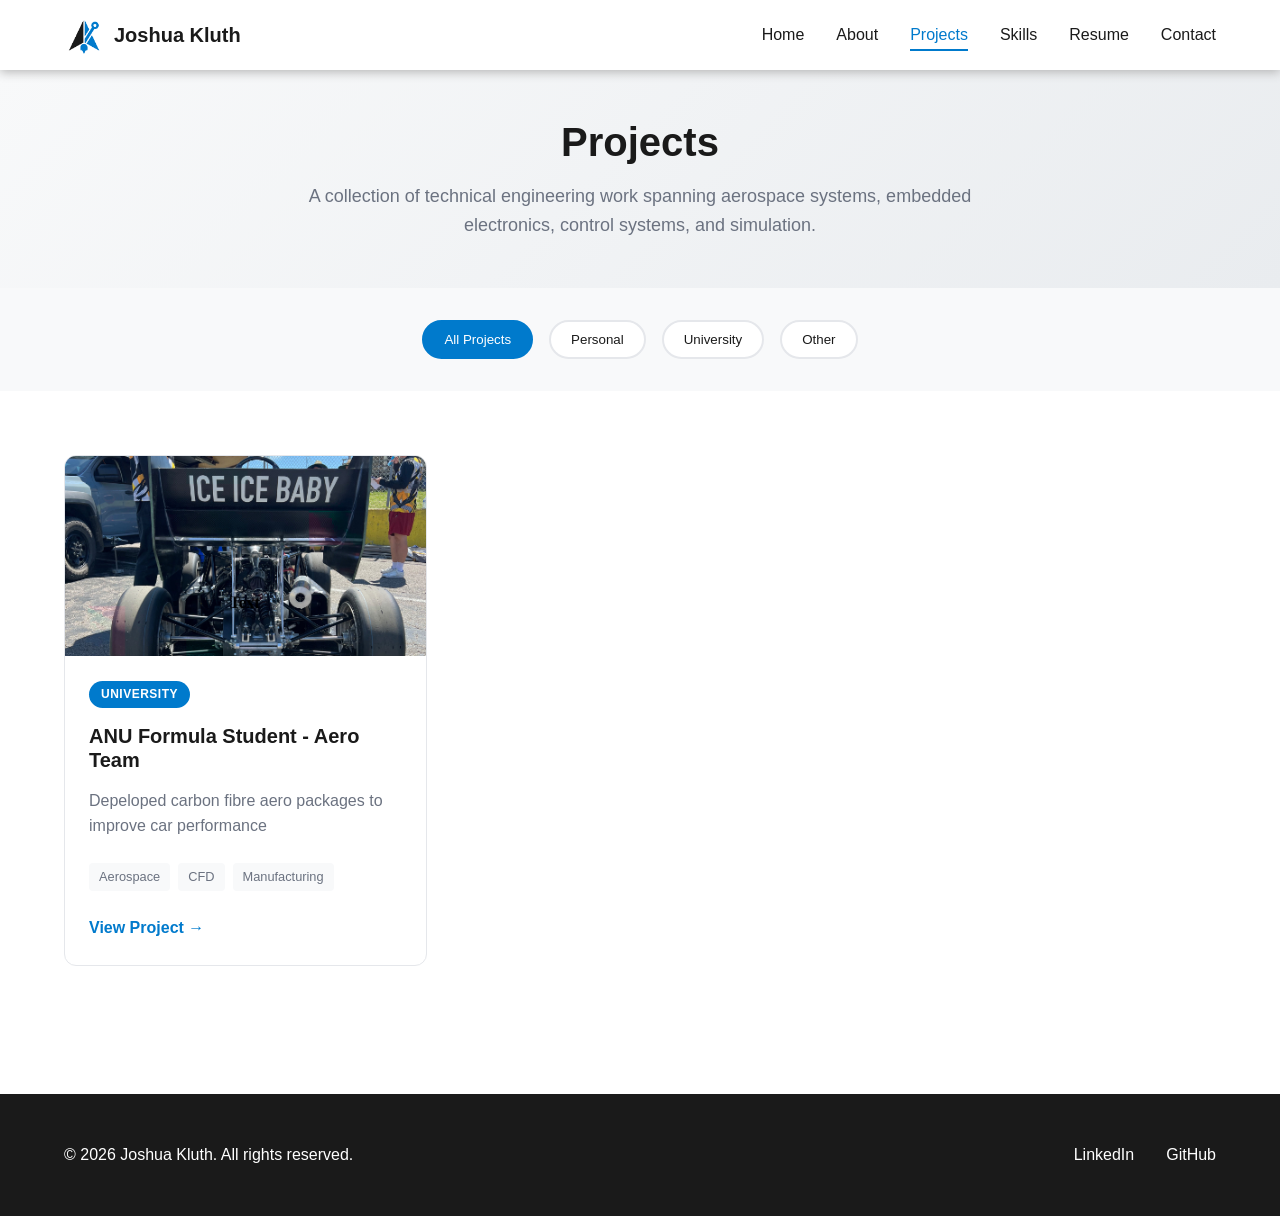
<file: projects.html>
<!DOCTYPE html>
<html lang="en">
<head>
    <meta charset="UTF-8">
    <meta name="viewport" content="width=device-width, initial-scale=1.0">
    <meta name="description" content="Engineering projects by Joshua Kluth - Aerospace and Electrical Engineering projects">
    <title>Projects | Joshua Kluth</title>
    <link rel="stylesheet" href="css/styles.css">
    <link rel="icon" type="image/x-icon" href="assets/images/Logo_Square_nobackground.ico">
</head>
<body>
    <!-- Navigation Header -->
    <header class="main-header">
        <nav class="navbar">
            <div class="nav-container">
                <a href="index.html" class="logo">
                    <img src="assets/images/Logo_Square_whitebackground.png" alt="Joshua Kluth Logo" class="logo-img">
                    Joshua Kluth</a>
                <button class="hamburger" aria-label="Toggle navigation menu" aria-expanded="false">
                    <span></span>
                    <span></span>
                    <span></span>
                </button>
                <ul class="nav-menu">
                    <li><a href="index.html" class="nav-link">Home</a></li>
                    <li><a href="about.html" class="nav-link">About</a></li>
                    <li><a href="projects.html" class="nav-link active">Projects</a></li>
                    <li><a href="skills.html" class="nav-link">Skills</a></li>
                    <li><a href="resume.html" class="nav-link">Resume</a></li>
                    <li><a href="contact.html" class="nav-link">Contact</a></li>
                </ul>
            </div>
        </nav>
    </header>

    <main>
        <!-- Page Header -->
        <section class="page-header">
            <div class="container">
                <h1 class="fade-in">Projects</h1>
                <p class="page-subtitle fade-in">A collection of technical engineering work spanning aerospace systems, embedded electronics, control systems, and simulation.</p>
            </div>
        </section>

        <!-- Filter Controls -->
        <section class="projects-filter">
            <div class="container">
                <div class="filter-controls">
                    <button class="filter-btn active" data-filter="all">All Projects</button>
                    <button class="filter-btn" data-filter="personal">Personal</button>
                    <button class="filter-btn" data-filter="university">University</button>
                    <button class="filter-btn" data-filter="other">Other</button>
                </div>
            </div>
        </section>

        <!-- Projects Grid -->
        <section class="projects-grid-section">
            <div class="container">
                <div class="projects-grid">


                    <!-- Project Card 1 -->
                    <article class="project-card" data-category="university">
                        <div class="project-thumbnail">
                            <!-- Replace with actual project image -->
                            <div class="profile-image reveal-on-scroll">
                                <img src="assets/images/projects/formula-student-thumbnail.jpg" alt="Formula Student Thumbnail">
                            </div>
                        </div>
                        <div class="project-content">
                            <span class="project-category">University</span>
                            <h3 class="project-title">ANU Formula Student - Aero Team</h3>
                            <p class="project-description">Depeloped carbon fibre aero packages to improve car performance</p>
                            <div class="project-tags">
                                <span class="tag">Aerospace</span>
                                <span class="tag">CFD</span>
                                <span class="tag">Manufacturing</span>
                            </div>
                            <a href="formula-student.html" class="project-link">View Project →</a>
                        </div>
                    </article>
<!--

                    <article class="project-card" data-category="personal">
                        <div class="project-thumbnail">
                            <div class="placeholder-image-rect" aria-label="Power monitoring system">
                                <svg width="100%" height="100%" viewBox="0 0 400 250" xmlns="http://www.w3.org/2000/svg">
                                    <rect width="400" height="250" fill="#f0f0f0"/>
                                    <text x="50%" y="50%" text-anchor="middle" dy=".3em" fill="#666" font-size="16">Project Image</text>
                                </svg>
                            </div>
                        </div>
                        <div class="project-content">
                            <span class="project-category">Personal</span>
                            <h3 class="project-title">Smart Power Monitoring System</h3>
                            <p class="project-description">Designed embedded system for real-time power consumption monitoring with wireless data transmission and mobile app visualization.</p>
                            <div class="project-tags">
                                <span class="tag">Electrical</span>
                                <span class="tag">Embedded</span>
                                <span class="tag">IoT</span>
                                <span class="tag">C++</span>
                            </div>
                            <a href="project-template.html" class="project-link">View Project →</a>
                        </div>
                    </article>

                    <article class="project-card" data-category="university">
                        <div class="project-thumbnail">
                            <div class="placeholder-image-rect" aria-label="Rocket trajectory simulation">
                                <svg width="100%" height="100%" viewBox="0 0 400 250" xmlns="http://www.w3.org/2000/svg">
                                    <rect width="400" height="250" fill="#f0f0f0"/>
                                    <text x="50%" y="50%" text-anchor="middle" dy=".3em" fill="#666" font-size="16">Project Image</text>
                                </svg>
                            </div>
                        </div>
                        <div class="project-content">
                            <span class="project-category">University</span>
                            <h3 class="project-title">Rocket Trajectory Simulation & Optimization</h3>
                            <p class="project-description">Created MATLAB simulation for model rocket trajectory optimization considering drag, thrust curves, and atmospheric conditions.</p>
                            <div class="project-tags">
                                <span class="tag">Aerospace</span>
                                <span class="tag">Simulation</span>
                                <span class="tag">MATLAB</span>
                                <span class="tag">Optimization</span>
                            </div>
                            <a href="project-template.html" class="project-link">View Project →</a>
                        </div>
                    </article>

                    <article class="project-card" data-category="personal">
                        <div class="project-thumbnail">
                            <div class="placeholder-image-rect" aria-label="Signal processing filter">
                                <svg width="100%" height="100%" viewBox="0 0 400 250" xmlns="http://www.w3.org/2000/svg">
                                    <rect width="400" height="250" fill="#f0f0f0"/>
                                    <text x="50%" y="50%" text-anchor="middle" dy=".3em" fill="#666" font-size="16">Project Image</text>
                                </svg>
                            </div>
                        </div>
                        <div class="project-content">
                            <span class="project-category">Personal</span>
                            <h3 class="project-title">Digital Signal Processing Filter Design</h3>
                            <p class="project-description">Implemented custom FIR and IIR filters for audio processing applications with real-time performance on embedded hardware.</p>
                            <div class="project-tags">
                                <span class="tag">Electrical</span>
                                <span class="tag">Signal Processing</span>
                                <span class="tag">C</span>
                                <span class="tag">Embedded</span>
                            </div>
                            <a href="project-template.html" class="project-link">View Project →</a>
                        </div>
                    </article>

                    <article class="project-card" data-category="university">
                        <div class="project-thumbnail">
                            <div class="placeholder-image-rect" aria-label="Satellite attitude control">
                                <svg width="100%" height="100%" viewBox="0 0 400 250" xmlns="http://www.w3.org/2000/svg">
                                    <rect width="400" height="250" fill="#f0f0f0"/>
                                    <text x="50%" y="50%" text-anchor="middle" dy=".3em" fill="#666" font-size="16">Project Image</text>
                                </svg>
                            </div>
                        </div>
                        <div class="project-content">
                            <span class="project-category">University</span>
                            <h3 class="project-title">CubeSat Attitude Control System</h3>
                            <p class="project-description">Designed attitude determination and control system for small satellite using reaction wheels and magnetorquers.</p>
                            <div class="project-tags">
                                <span class="tag">Aerospace</span>
                                <span class="tag">Control Systems</span>
                                <span class="tag">MATLAB</span>
                                <span class="tag">Simulation</span>
                            </div>
                            <a href="project-template.html" class="project-link">View Project →</a>
                        </div>
                    </article>

                    <article class="project-card" data-category="other">
                        <div class="project-thumbnail">
                            <div class="placeholder-image-rect" aria-label="PCB design">
                                <svg width="100%" height="100%" viewBox="0 0 400 250" xmlns="http://www.w3.org/2000/svg">
                                    <rect width="400" height="250" fill="#f0f0f0"/>
                                    <text x="50%" y="50%" text-anchor="middle" dy=".3em" fill="#666" font-size="16">Project Image</text>
                                </svg>
                            </div>
                        </div>
                        <div class="project-content">
                            <span class="project-category">Other</span>
                            <h3 class="project-title">Custom PCB Design for Sensor Array</h3>
                            <p class="project-description">Multi-layer PCB design for distributed sensor network with low-power considerations and signal integrity optimization.</p>
                            <div class="project-tags">
                                <span class="tag">Electrical</span>
                                <span class="tag">PCB Design</span>
                                <span class="tag">Hardware</span>
                                <span class="tag">Sensors</span>
                            </div>
                            <a href="project-template.html" class="project-link">View Project →</a>
                        </div>
                    </article>
                    -->
                </div>
            </div>
        </section>
    </main>

    <!-- Footer -->
    <footer class="main-footer">
        <div class="container">
            <div class="footer-content">
                <p>&copy; 2026 Joshua Kluth. All rights reserved.</p>
                <div class="footer-links">
                    <a href="https://linkedin.com/in/joshua-kluth-54a827332/" target="_blank" rel="noopener noreferrer" aria-label="LinkedIn Profile">LinkedIn</a>
                    <a href="https://github.com/joshua-kluth" target="_blank" rel="noopener noreferrer" aria-label="GitHub Profile">GitHub</a>
                </div>
            </div>
        </div>
    </footer>

    <script src="js/main.js"></script>
</body>
</html>
</file>
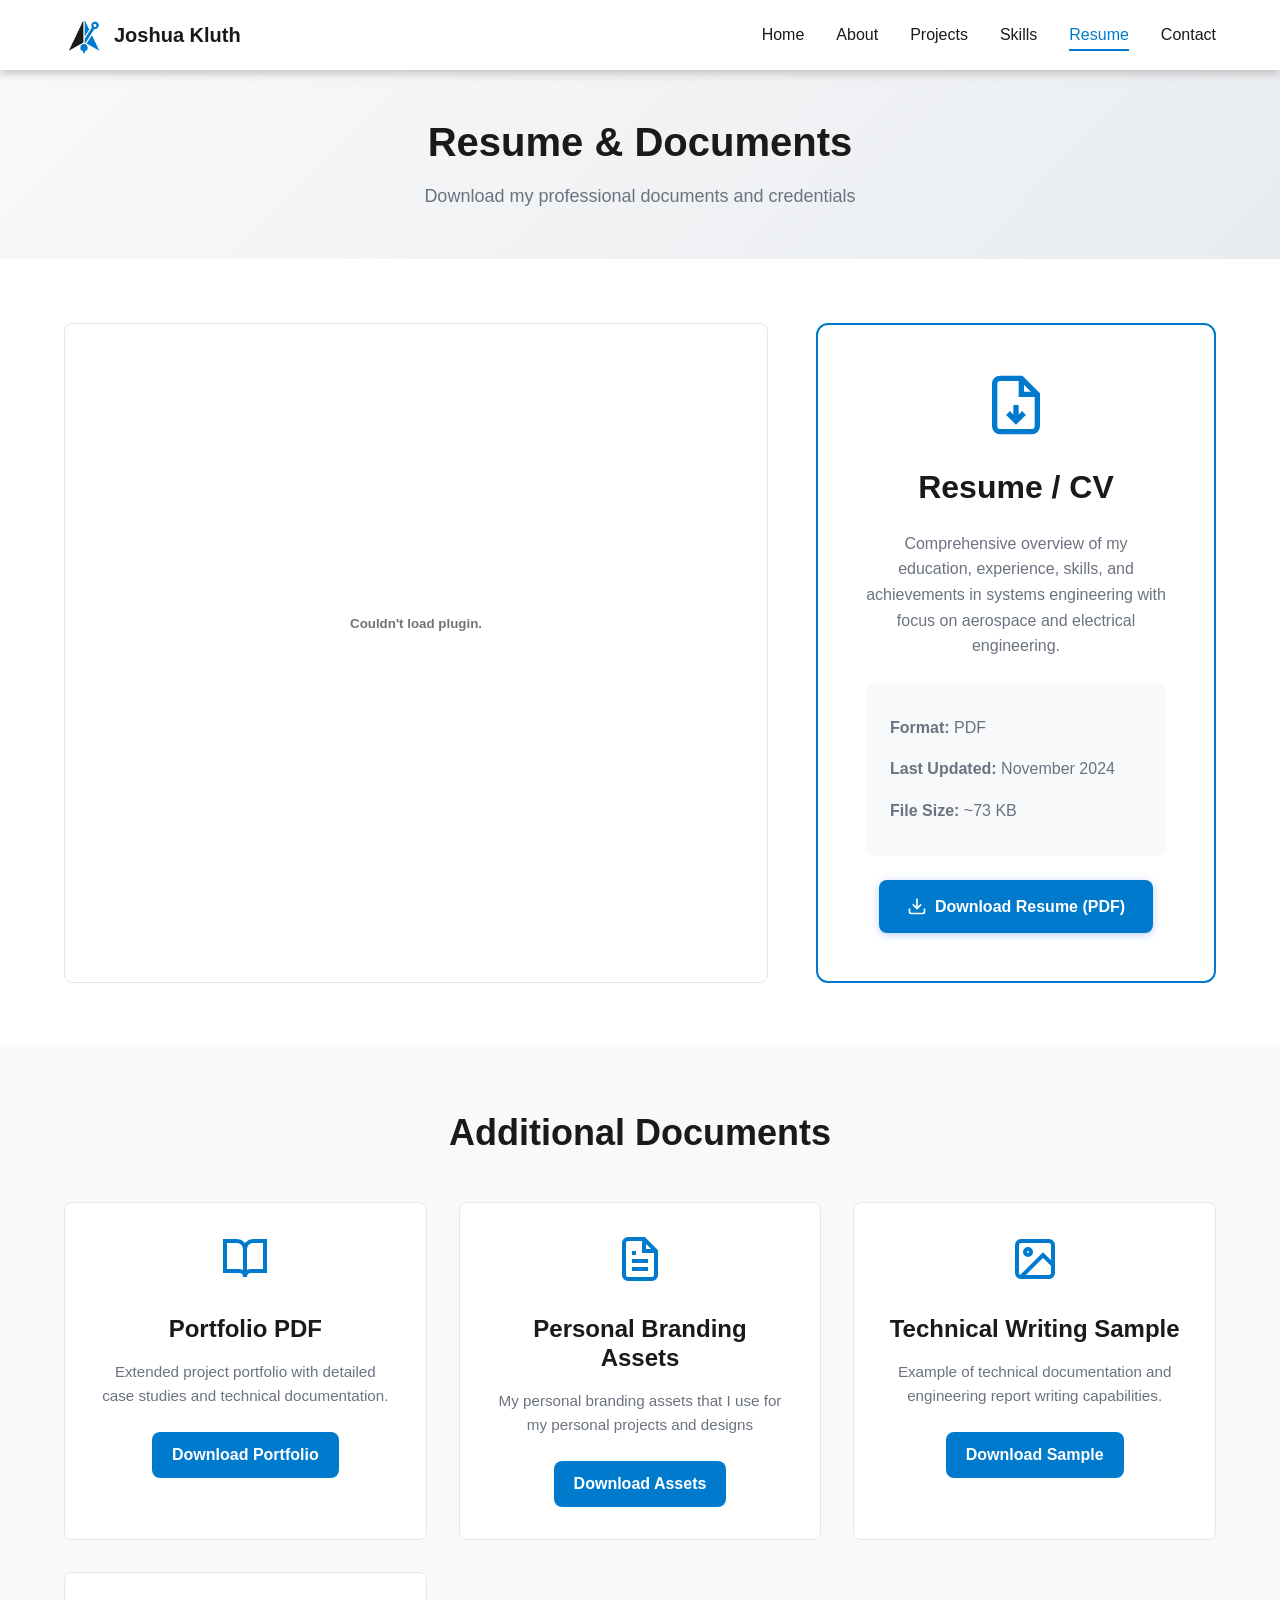
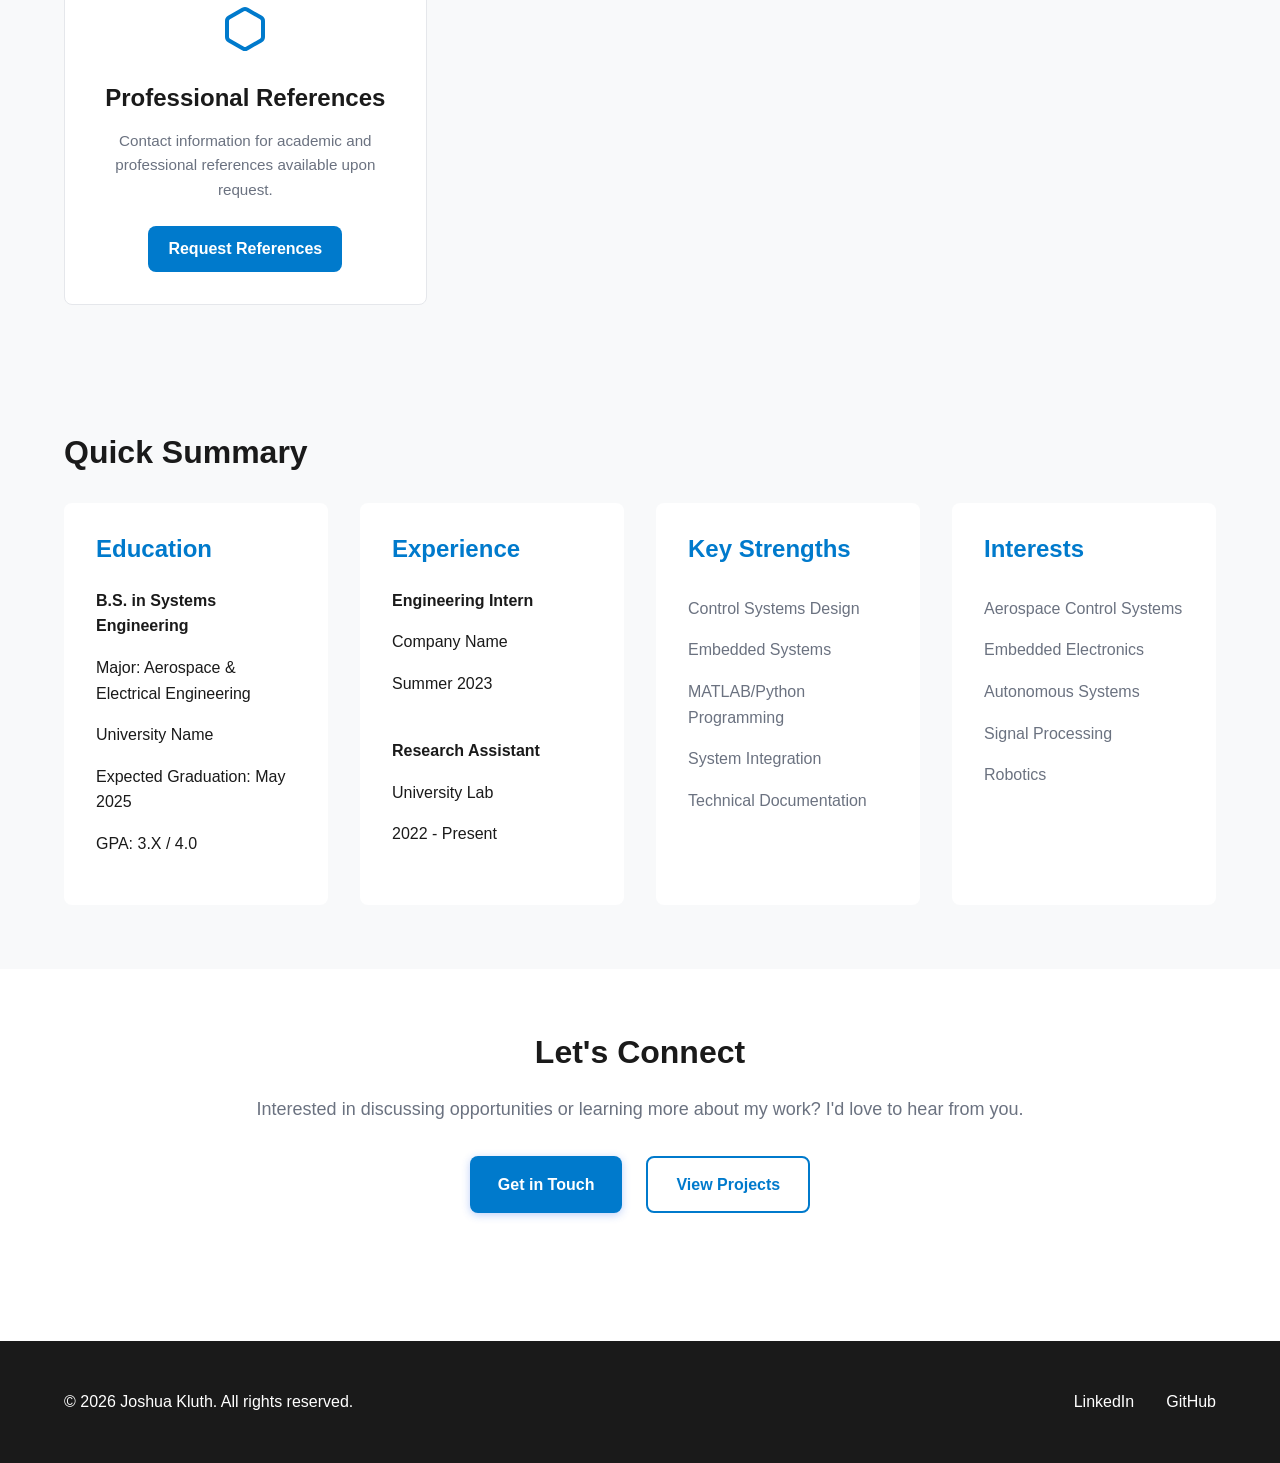
<file: resume.html>
<!DOCTYPE html>
<html lang="en">
<head>
    <meta charset="UTF-8">
    <meta name="viewport" content="width=device-width, initial-scale=1.0">
    <meta name="description" content="Download resume and portfolio documents - Joshua Kluth">
    <title>Resume | Joshua Kluth</title>
    <link rel="stylesheet" href="css/styles.css">
    <link rel="icon" type="image/x-icon" href="assets/images/Logo_Square_nobackground.ico">
</head>
<body>
    <!-- Navigation Header -->
    <header class="main-header">
        <nav class="navbar">
            <div class="nav-container">
                <a href="index.html" class="logo">
                    <img src="assets/images/Logo_Square_whitebackground.png" alt="Joshua Kluth Logo" class="logo-img">
                    Joshua Kluth</a>
                <button class="hamburger" aria-label="Toggle navigation menu" aria-expanded="false">
                    <span></span>
                    <span></span>
                    <span></span>
                </button>
                <ul class="nav-menu">
                    <li><a href="index.html" class="nav-link">Home</a></li>
                    <li><a href="about.html" class="nav-link">About</a></li>
                    <li><a href="projects.html" class="nav-link">Projects</a></li>
                    <li><a href="skills.html" class="nav-link">Skills</a></li>
                    <li><a href="resume.html" class="nav-link active">Resume</a></li>
                    <li><a href="contact.html" class="nav-link">Contact</a></li>
                </ul>
            </div>
        </nav>
    </header>

    <main>
        <!-- Page Header -->
        <section class="page-header">
            <div class="container">
                <h1 class="fade-in">Resume & Documents</h1>
                <p class="page-subtitle fade-in">Download my professional documents and credentials</p>
            </div>
        </section>

        <!-- Resume Section -->
        <section class="resume-section">
            <div class="container">
                <div class="resume-content">
                    <div class="resume-preview reveal-on-scroll">
                        <!-- PDF Preview (Optional - can embed actual PDF) -->
                        <div class="pdf-preview">
                            <!-- Replace with actual PDF embed when you have your resume -->
                            <!-- <div class="placeholder-pdf" aria-label="Resume preview">
                                <svg width="100%" height="100%" viewBox="0 0 400 520" xmlns="http://www.w3.org/2000/svg">
                                    <rect width="400" height="520" fill="#ffffff" stroke="#ddd" stroke-width="2"/>
                                    <text x="50%" y="30" text-anchor="middle" fill="#333" font-size="18" font-weight="bold">Joshua Kluth</text>
                                    <line x1="50" y1="50" x2="350" y2="50" stroke="#ddd" stroke-width="1"/>
                                    <rect x="50" y="70" width="300" height="10" fill="#f0f0f0"/>
                                    <rect x="50" y="90" width="250" height="10" fill="#f0f0f0"/>
                                    <rect x="50" y="110" width="280" height="10" fill="#f0f0f0"/>
                                    <rect x="50" y="150" width="200" height="10" fill="#e0e0e0"/>
                                    <rect x="50" y="170" width="300" height="8" fill="#f5f5f5"/>
                                    <rect x="50" y="185" width="280" height="8" fill="#f5f5f5"/>
                                    <rect x="50" y="200" width="260" height="8" fill="#f5f5f5"/>
                                    <rect x="50" y="240" width="200" height="10" fill="#e0e0e0"/>
                                    <rect x="50" y="260" width="300" height="8" fill="#f5f5f5"/>
                                    <rect x="50" y="275" width="280" height="8" fill="#f5f5f5"/>
                                    <rect x="50" y="290" width="260" height="8" fill="#f5f5f5"/>
                                    <rect x="50" y="330" width="200" height="10" fill="#e0e0e0"/>
                                    <rect x="50" y="350" width="300" height="8" fill="#f5f5f5"/>
                                    <rect x="50" y="365" width="280" height="8" fill="#f5f5f5"/>
                                    <text x="50%" y="500" text-anchor="middle" fill="#999" font-size="14">Resume Preview</text>
                                </svg>
                            </div> -->
                            <embed src="assets/pdfs/JoshuaKluth_Resume.pdf" type="application/pdf" width="100%" height="600px" />

                        </div>
                    </div>

                    <div class="resume-info reveal-on-scroll">
                        <div class="download-card">
                            <div class="card-icon">
                                <svg width="64" height="64" viewBox="0 0 24 24" fill="none" stroke="currentColor" stroke-width="2">
                                    <path d="M14 2H6a2 2 0 0 0-2 2v16a2 2 0 0 0 2 2h12a2 2 0 0 0 2-2V8z"></path>
                                    <polyline points="14 2 14 8 20 8"></polyline>
                                    <line x1="12" y1="18" x2="12" y2="12"></line>
                                    <polyline points="9 15 12 18 15 15"></polyline>
                                </svg>
                            </div>
                            <h2>Resume / CV</h2>
                            <p>Comprehensive overview of my education, experience, skills, and achievements in systems engineering with focus on aerospace and electrical engineering.</p>
                            <ul class="document-details">
                                <li><strong>Format:</strong> PDF</li>
                                <li><strong>Last Updated:</strong> November 2024</li>
                                <li><strong>File Size:</strong> ~73 KB</li>
                            </ul>
                            <!-- Replace href with actual resume file path -->
                            <a href="assets/pdfs/JoshuaKluth_Resume.pdf" class="download-button" download>
                                <svg width="20" height="20" viewBox="0 0 24 24" fill="none" stroke="currentColor" stroke-width="2">
                                    <path d="M21 15v4a2 2 0 0 1-2 2H5a2 2 0 0 1-2-2v-4"></path>
                                    <polyline points="7 10 12 15 17 10"></polyline>
                                    <line x1="12" y1="15" x2="12" y2="3"></line>
                                </svg>
                                Download Resume (PDF)
                            </a>
                        </div>
                    </div>
                </div>
            </div>
        </section>

        <!-- Additional Documents -->
        <section class="documents-section bg-light">
            <div class="container">
                <h2 class="section-title reveal-on-scroll">Additional Documents</h2>
                <div class="documents-grid">
                    <div class="document-card reveal-on-scroll">
                        <div class="doc-icon">
                            <svg width="48" height="48" viewBox="0 0 24 24" fill="none" stroke="currentColor" stroke-width="2">
                                <path d="M2 3h6a4 4 0 0 1 4 4v14a3 3 0 0 0-3-3H2z"></path>
                                <path d="M22 3h-6a4 4 0 0 0-4 4v14a3 3 0 0 1 3-3h7z"></path>
                            </svg>
                        </div>
                        <h3>Portfolio PDF</h3>
                        <p>Extended project portfolio with detailed case studies and technical documentation.</p>
                        <a href="assets/pdfs/YourName_Portfolio.pdf" class="doc-link" download>Download Portfolio</a>
                    </div>

                    <div class="document-card reveal-on-scroll">
                        <div class="doc-icon">
                            <svg width="48" height="48" viewBox="0 0 24 24" fill="none" stroke="currentColor" stroke-width="2">
                                <path d="M14 2H6a2 2 0 0 0-2 2v16a2 2 0 0 0 2 2h12a2 2 0 0 0 2-2V8z"></path>
                                <polyline points="14 2 14 8 20 8"></polyline>
                                <line x1="16" y1="13" x2="8" y2="13"></line>
                                <line x1="16" y1="17" x2="8" y2="17"></line>
                                <polyline points="10 9 9 9 8 9"></polyline>
                            </svg>
                        </div>
                        <h3>Personal Branding Assets</h3>
                        <p>My personal branding assets that I use for my personal projects and designs</p>
                        <a href="assets/pdfs/Branding_Assets.pdf" class="doc-link" download>Download Assets</a>
                    </div>

                    <div class="document-card reveal-on-scroll">
                        <div class="doc-icon">
                            <svg width="48" height="48" viewBox="0 0 24 24" fill="none" stroke="currentColor" stroke-width="2">
                                <rect x="3" y="3" width="18" height="18" rx="2" ry="2"></rect>
                                <circle cx="8.5" cy="8.5" r="1.5"></circle>
                                <polyline points="21 15 16 10 5 21"></polyline>
                            </svg>
                        </div>
                        <h3>Technical Writing Sample</h3>
                        <p>Example of technical documentation and engineering report writing capabilities.</p>
                        <a href="assets/pdfs/YourName_WritingSample.pdf" class="doc-link" download>Download Sample</a>
                    </div>

                    <div class="document-card reveal-on-scroll">
                        <div class="doc-icon">
                            <svg width="48" height="48" viewBox="0 0 24 24" fill="none" stroke="currentColor" stroke-width="2">
                                <path d="M21 16V8a2 2 0 0 0-1-1.73l-7-4a2 2 0 0 0-2 0l-7 4A2 2 0 0 0 3 8v8a2 2 0 0 0 1 1.73l7 4a2 2 0 0 0 2 0l7-4A2 2 0 0 0 21 16z"></path>
                            </svg>
                        </div>
                        <h3>Professional References</h3>
                        <p>Contact information for academic and professional references available upon request.</p>
                        <a href="contact.html" class="doc-link">Request References</a>
                    </div>
                </div>
            </div>
        </section>

        <!-- Quick Summary -->
        <section class="summary-section">
            <div class="container">
                <div class="summary-content reveal-on-scroll">
                    <h2>Quick Summary</h2>
                    <div class="summary-grid">
                        <div class="summary-item">
                            <h3>Education</h3>
                            <p><strong>B.S. in Systems Engineering</strong></p>
                            <p>Major: Aerospace & Electrical Engineering</p>
                            <p>University Name</p>
                            <p>Expected Graduation: May 2025</p>
                            <p>GPA: 3.X / 4.0</p>
                        </div>

                        <div class="summary-item">
                            <h3>Experience</h3>
                            <p><strong>Engineering Intern</strong></p>
                            <p>Company Name</p>
                            <p>Summer 2023</p>
                            <br>
                            <p><strong>Research Assistant</strong></p>
                            <p>University Lab</p>
                            <p>2022 - Present</p>
                        </div>

                        <div class="summary-item">
                            <h3>Key Strengths</h3>
                            <ul>
                                <li>Control Systems Design</li>
                                <li>Embedded Systems</li>
                                <li>MATLAB/Python Programming</li>
                                <li>System Integration</li>
                                <li>Technical Documentation</li>
                            </ul>
                        </div>

                        <div class="summary-item">
                            <h3>Interests</h3>
                            <ul>
                                <li>Aerospace Control Systems</li>
                                <li>Embedded Electronics</li>
                                <li>Autonomous Systems</li>
                                <li>Signal Processing</li>
                                <li>Robotics</li>
                            </ul>
                        </div>
                    </div>
                </div>
            </div>
        </section>

        <!-- Call to Action -->
        <section class="cta-section">
            <div class="container">
                <div class="cta-content reveal-on-scroll">
                    <h2>Let's Connect</h2>
                    <p>Interested in discussing opportunities or learning more about my work? I'd love to hear from you.</p>
                    <div class="cta-buttons">
                        <a href="contact.html" class="cta-button">Get in Touch</a>
                        <a href="projects.html" class="cta-button-secondary">View Projects</a>
                    </div>
                </div>
            </div>
        </section>
    </main>

    <!-- Footer -->
    <footer class="main-footer">
        <div class="container">
            <div class="footer-content">
                <p>&copy; 2026 Joshua Kluth. All rights reserved.</p>
                <div class="footer-links">
                    <a href="https://linkedin.com/in/joshua-kluth-54a827332/" target="_blank" rel="noopener noreferrer" aria-label="LinkedIn Profile">LinkedIn</a>
                    <a href="https://github.com/joshua-kluth" target="_blank" rel="noopener noreferrer" aria-label="GitHub Profile">GitHub</a>
                </div>
            </div>
        </div>
    </footer>

    <script src="js/main.js"></script>
</body>
</html>
</file>
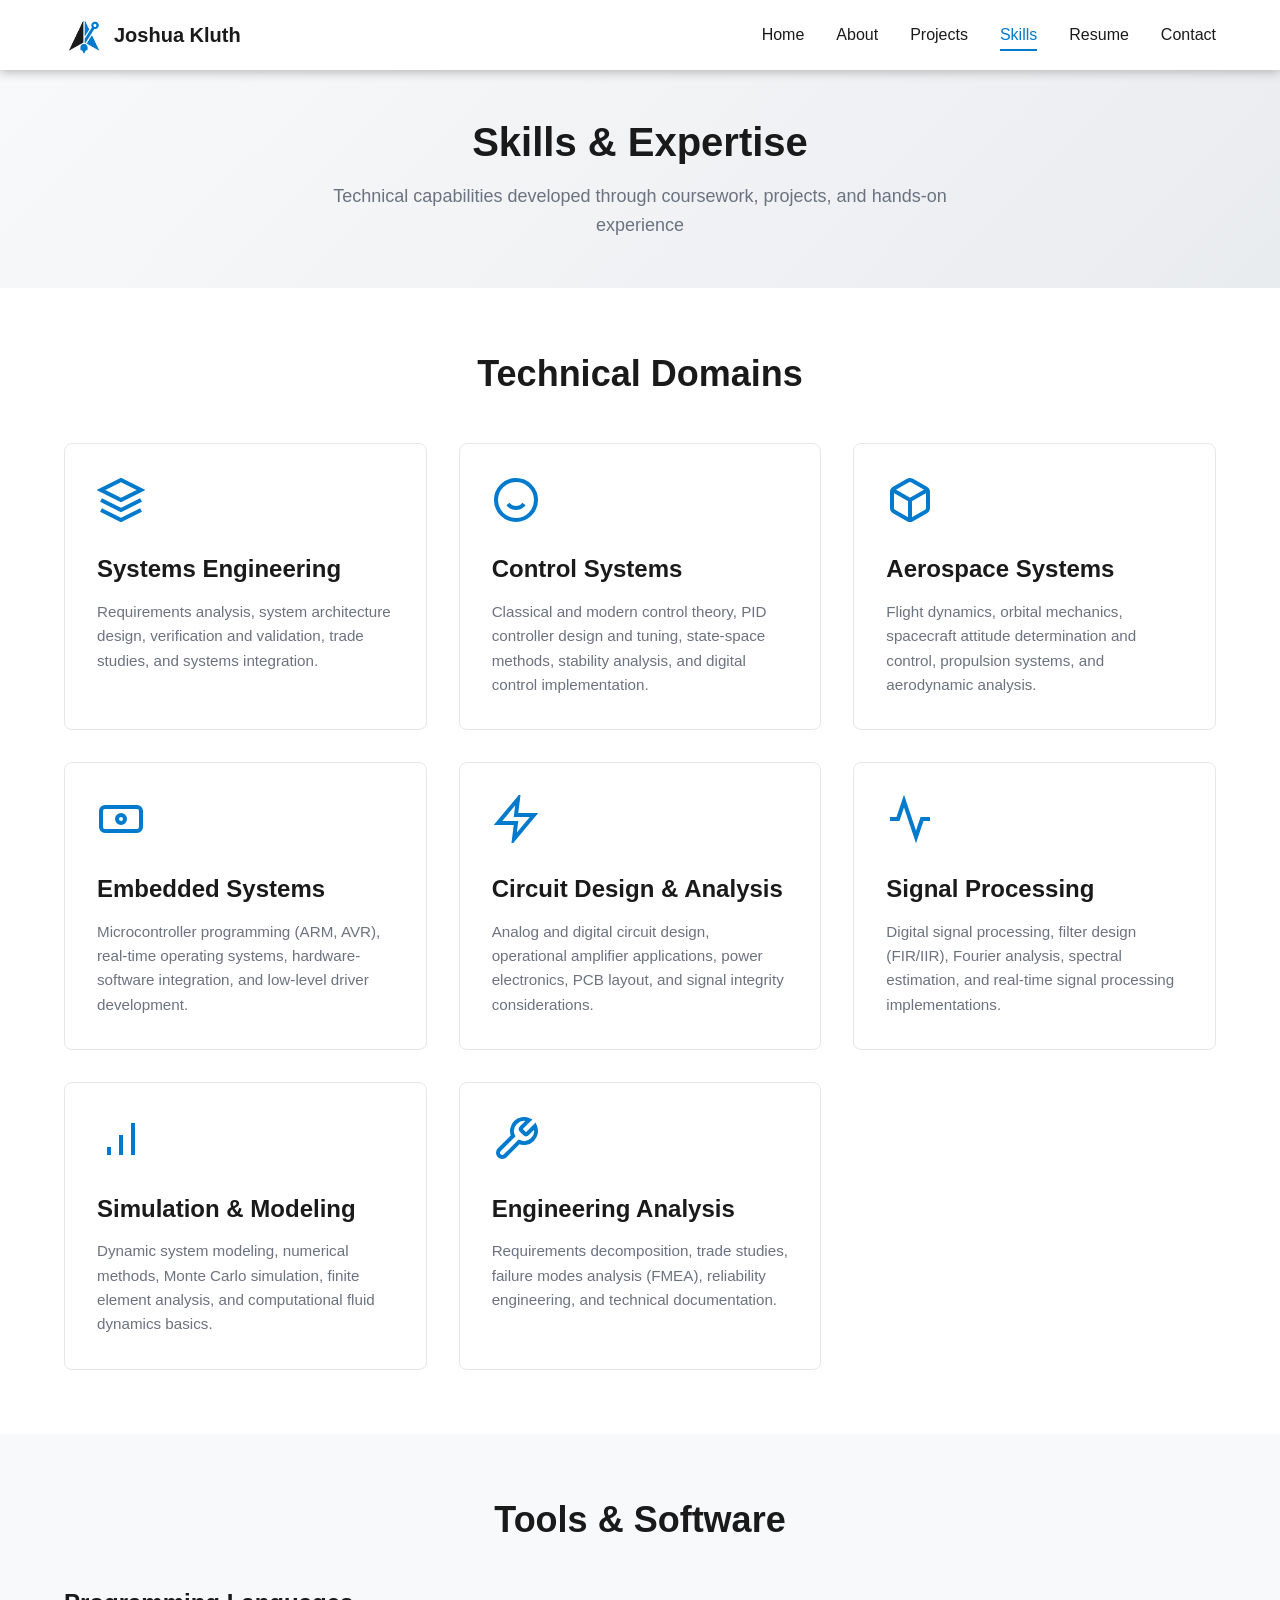
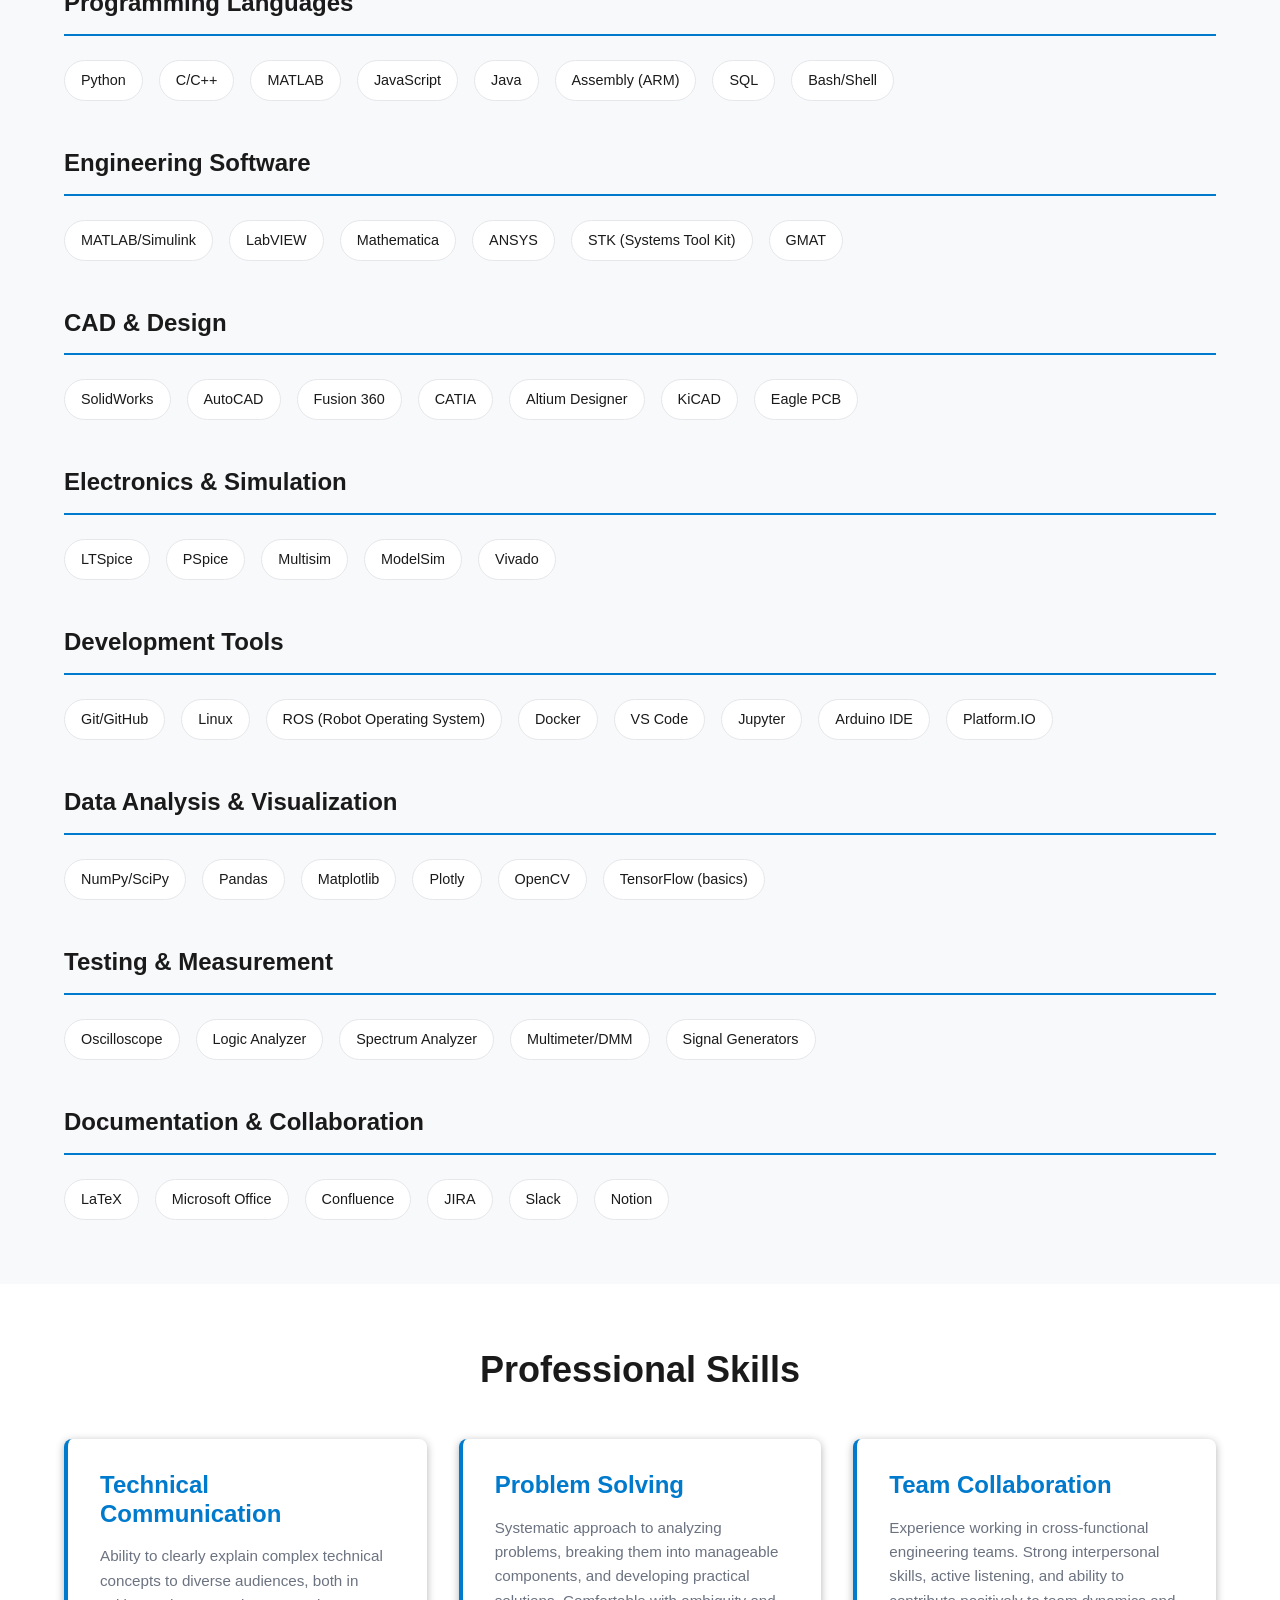
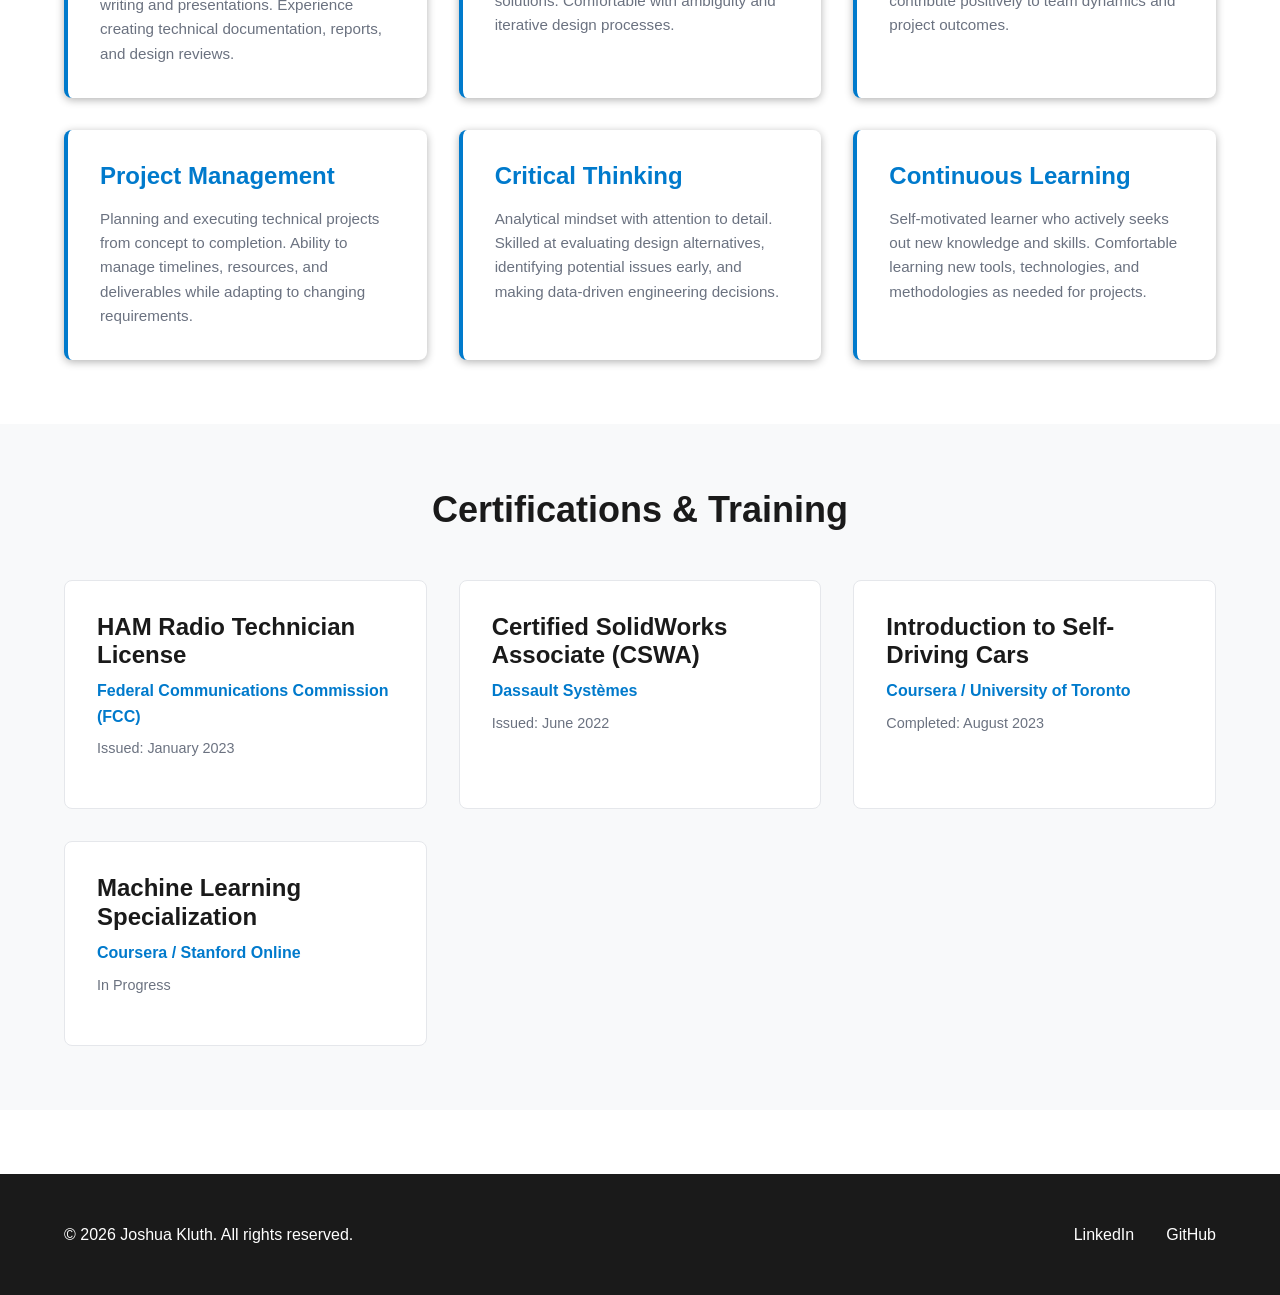
<file: skills.html>
<!DOCTYPE html>
<html lang="en">
<head>
    <meta charset="UTF-8">
    <meta name="viewport" content="width=device-width, initial-scale=1.0">
    <meta name="description" content="Technical skills and expertise of Joshua Kluth - Engineering capabilities">
    <title>Skills | Joshua Kluth</title>
    <link rel="stylesheet" href="css/styles.css">
    <link rel="icon" type="image/x-icon" href="assets/images/Logo_Square_nobackground.ico">
</head>
<body>
    <!-- Navigation Header -->
    <header class="main-header">
        <nav class="navbar">
            <div class="nav-container">
                <a href="index.html" class="logo">
                    <img src="assets/images/Logo_Square_whitebackground.png" alt="Joshua Kluth Logo" class="logo-img">
                    Joshua Kluth</a>
                <button class="hamburger" aria-label="Toggle navigation menu" aria-expanded="false">
                    <span></span>
                    <span></span>
                    <span></span>
                </button>
                <ul class="nav-menu">
                    <li><a href="index.html" class="nav-link">Home</a></li>
                    <li><a href="about.html" class="nav-link">About</a></li>
                    <li><a href="projects.html" class="nav-link">Projects</a></li>
                    <li><a href="skills.html" class="nav-link active">Skills</a></li>
                    <li><a href="resume.html" class="nav-link">Resume</a></li>
                    <li><a href="contact.html" class="nav-link">Contact</a></li>
                </ul>
            </div>
        </nav>
    </header>

    <main>
        <!-- Page Header -->
        <section class="page-header">
            <div class="container">
                <h1 class="fade-in">Skills & Expertise</h1>
                <p class="page-subtitle fade-in">Technical capabilities developed through coursework, projects, and hands-on experience</p>
            </div>
        </section>

        <!-- Technical Domains -->
        <section class="skills-section">
            <div class="container">
                <h2 class="section-title reveal-on-scroll">Technical Domains</h2>
                <div class="skills-grid">
                    <div class="skill-card reveal-on-scroll">
                        <div class="skill-icon">
                            <svg width="48" height="48" viewBox="0 0 24 24" fill="none" stroke="currentColor" stroke-width="2">
                                <path d="M12 2L2 7l10 5 10-5-10-5z"></path>
                                <path d="M2 17l10 5 10-5"></path>
                                <path d="M2 12l10 5 10-5"></path>
                            </svg>
                        </div>
                        <h3>Systems Engineering</h3>
                        <p>Requirements analysis, system architecture design, verification and validation, trade studies, and systems integration.</p>
                    </div>

                    <div class="skill-card reveal-on-scroll">
                        <div class="skill-icon">
                            <svg width="48" height="48" viewBox="0 0 24 24" fill="none" stroke="currentColor" stroke-width="2">
                                <circle cx="12" cy="12" r="10"></circle>
                                <path d="M8 14s1.5 2 4 2 4-2 4-2"></path>
                                <line x1="9" y1="9" x2="9.01" y2="9"></line>
                                <line x1="15" y1="9" x2="15.01" y2="9"></line>
                            </svg>
                        </div>
                        <h3>Control Systems</h3>
                        <p>Classical and modern control theory, PID controller design and tuning, state-space methods, stability analysis, and digital control implementation.</p>
                    </div>

                    <div class="skill-card reveal-on-scroll">
                        <div class="skill-icon">
                            <svg width="48" height="48" viewBox="0 0 24 24" fill="none" stroke="currentColor" stroke-width="2">
                                <path d="M21 16V8a2 2 0 0 0-1-1.73l-7-4a2 2 0 0 0-2 0l-7 4A2 2 0 0 0 3 8v8a2 2 0 0 0 1 1.73l7 4a2 2 0 0 0 2 0l7-4A2 2 0 0 0 21 16z"></path>
                                <polyline points="3.27 6.96 12 12.01 20.73 6.96"></polyline>
                                <line x1="12" y1="22.08" x2="12" y2="12"></line>
                            </svg>
                        </div>
                        <h3>Aerospace Systems</h3>
                        <p>Flight dynamics, orbital mechanics, spacecraft attitude determination and control, propulsion systems, and aerodynamic analysis.</p>
                    </div>

                    <div class="skill-card reveal-on-scroll">
                        <div class="skill-icon">
                            <svg width="48" height="48" viewBox="0 0 24 24" fill="none" stroke="currentColor" stroke-width="2">
                                <rect x="2" y="6" width="20" height="12" rx="2"></rect>
                                <circle cx="12" cy="12" r="2"></circle>
                                <path d="M6 12h.01M18 12h.01"></path>
                            </svg>
                        </div>
                        <h3>Embedded Systems</h3>
                        <p>Microcontroller programming (ARM, AVR), real-time operating systems, hardware-software integration, and low-level driver development.</p>
                    </div>

                    <div class="skill-card reveal-on-scroll">
                        <div class="skill-icon">
                            <svg width="48" height="48" viewBox="0 0 24 24" fill="none" stroke="currentColor" stroke-width="2">
                                <path d="M13 2L3 14h9l-1 8 10-12h-9l1-8z"></path>
                            </svg>
                        </div>
                        <h3>Circuit Design & Analysis</h3>
                        <p>Analog and digital circuit design, operational amplifier applications, power electronics, PCB layout, and signal integrity considerations.</p>
                    </div>

                    <div class="skill-card reveal-on-scroll">
                        <div class="skill-icon">
                            <svg width="48" height="48" viewBox="0 0 24 24" fill="none" stroke="currentColor" stroke-width="2">
                                <polyline points="22 12 18 12 15 21 9 3 6 12 2 12"></polyline>
                            </svg>
                        </div>
                        <h3>Signal Processing</h3>
                        <p>Digital signal processing, filter design (FIR/IIR), Fourier analysis, spectral estimation, and real-time signal processing implementations.</p>
                    </div>

                    <div class="skill-card reveal-on-scroll">
                        <div class="skill-icon">
                            <svg width="48" height="48" viewBox="0 0 24 24" fill="none" stroke="currentColor" stroke-width="2">
                                <line x1="12" y1="20" x2="12" y2="10"></line>
                                <line x1="18" y1="20" x2="18" y2="4"></line>
                                <line x1="6" y1="20" x2="6" y2="16"></line>
                            </svg>
                        </div>
                        <h3>Simulation & Modeling</h3>
                        <p>Dynamic system modeling, numerical methods, Monte Carlo simulation, finite element analysis, and computational fluid dynamics basics.</p>
                    </div>

                    <div class="skill-card reveal-on-scroll">
                        <div class="skill-icon">
                            <svg width="48" height="48" viewBox="0 0 24 24" fill="none" stroke="currentColor" stroke-width="2">
                                <path d="M14.7 6.3a1 1 0 0 0 0 1.4l1.6 1.6a1 1 0 0 0 1.4 0l3.77-3.77a6 6 0 0 1-7.94 7.94l-6.91 6.91a2.12 2.12 0 0 1-3-3l6.91-6.91a6 6 0 0 1 7.94-7.94l-3.76 3.76z"></path>
                            </svg>
                        </div>
                        <h3>Engineering Analysis</h3>
                        <p>Requirements decomposition, trade studies, failure modes analysis (FMEA), reliability engineering, and technical documentation.</p>
                    </div>
                </div>
            </div>
        </section>

        <!-- Tools & Software -->
        <section class="skills-section bg-light">
            <div class="container">
                <h2 class="section-title reveal-on-scroll">Tools & Software</h2>
                
                <div class="tools-categories">
                    <div class="tools-category reveal-on-scroll">
                        <h3>Programming Languages</h3>
                        <div class="skill-chips">
                            <span class="chip">Python</span>
                            <span class="chip">C/C++</span>
                            <span class="chip">MATLAB</span>
                            <span class="chip">JavaScript</span>
                            <span class="chip">Java</span>
                            <span class="chip">Assembly (ARM)</span>
                            <span class="chip">SQL</span>
                            <span class="chip">Bash/Shell</span>
                        </div>
                    </div>

                    <div class="tools-category reveal-on-scroll">
                        <h3>Engineering Software</h3>
                        <div class="skill-chips">
                            <span class="chip">MATLAB/Simulink</span>
                            <span class="chip">LabVIEW</span>
                            <span class="chip">Mathematica</span>
                            <span class="chip">ANSYS</span>
                            <span class="chip">STK (Systems Tool Kit)</span>
                            <span class="chip">GMAT</span>
                        </div>
                    </div>

                    <div class="tools-category reveal-on-scroll">
                        <h3>CAD & Design</h3>
                        <div class="skill-chips">
                            <span class="chip">SolidWorks</span>
                            <span class="chip">AutoCAD</span>
                            <span class="chip">Fusion 360</span>
                            <span class="chip">CATIA</span>
                            <span class="chip">Altium Designer</span>
                            <span class="chip">KiCAD</span>
                            <span class="chip">Eagle PCB</span>
                        </div>
                    </div>

                    <div class="tools-category reveal-on-scroll">
                        <h3>Electronics & Simulation</h3>
                        <div class="skill-chips">
                            <span class="chip">LTSpice</span>
                            <span class="chip">PSpice</span>
                            <span class="chip">Multisim</span>
                            <span class="chip">ModelSim</span>
                            <span class="chip">Vivado</span>
                        </div>
                    </div>

                    <div class="tools-category reveal-on-scroll">
                        <h3>Development Tools</h3>
                        <div class="skill-chips">
                            <span class="chip">Git/GitHub</span>
                            <span class="chip">Linux</span>
                            <span class="chip">ROS (Robot Operating System)</span>
                            <span class="chip">Docker</span>
                            <span class="chip">VS Code</span>
                            <span class="chip">Jupyter</span>
                            <span class="chip">Arduino IDE</span>
                            <span class="chip">Platform.IO</span>
                        </div>
                    </div>

                    <div class="tools-category reveal-on-scroll">
                        <h3>Data Analysis & Visualization</h3>
                        <div class="skill-chips">
                            <span class="chip">NumPy/SciPy</span>
                            <span class="chip">Pandas</span>
                            <span class="chip">Matplotlib</span>
                            <span class="chip">Plotly</span>
                            <span class="chip">OpenCV</span>
                            <span class="chip">TensorFlow (basics)</span>
                        </div>
                    </div>

                    <div class="tools-category reveal-on-scroll">
                        <h3>Testing & Measurement</h3>
                        <div class="skill-chips">
                            <span class="chip">Oscilloscope</span>
                            <span class="chip">Logic Analyzer</span>
                            <span class="chip">Spectrum Analyzer</span>
                            <span class="chip">Multimeter/DMM</span>
                            <span class="chip">Signal Generators</span>
                        </div>
                    </div>

                    <div class="tools-category reveal-on-scroll">
                        <h3>Documentation & Collaboration</h3>
                        <div class="skill-chips">
                            <span class="chip">LaTeX</span>
                            <span class="chip">Microsoft Office</span>
                            <span class="chip">Confluence</span>
                            <span class="chip">JIRA</span>
                            <span class="chip">Slack</span>
                            <span class="chip">Notion</span>
                        </div>
                    </div>
                </div>
            </div>
        </section>

        <!-- Soft Skills -->
        <section class="skills-section">
            <div class="container">
                <h2 class="section-title reveal-on-scroll">Professional Skills</h2>
                <div class="soft-skills-grid">
                    <div class="soft-skill-card reveal-on-scroll">
                        <h3>Technical Communication</h3>
                        <p>Ability to clearly explain complex technical concepts to diverse audiences, both in writing and presentations. Experience creating technical documentation, reports, and design reviews.</p>
                    </div>

                    <div class="soft-skill-card reveal-on-scroll">
                        <h3>Problem Solving</h3>
                        <p>Systematic approach to analyzing problems, breaking them into manageable components, and developing practical solutions. Comfortable with ambiguity and iterative design processes.</p>
                    </div>

                    <div class="soft-skill-card reveal-on-scroll">
                        <h3>Team Collaboration</h3>
                        <p>Experience working in cross-functional engineering teams. Strong interpersonal skills, active listening, and ability to contribute positively to team dynamics and project outcomes.</p>
                    </div>

                    <div class="soft-skill-card reveal-on-scroll">
                        <h3>Project Management</h3>
                        <p>Planning and executing technical projects from concept to completion. Ability to manage timelines, resources, and deliverables while adapting to changing requirements.</p>
                    </div>

                    <div class="soft-skill-card reveal-on-scroll">
                        <h3>Critical Thinking</h3>
                        <p>Analytical mindset with attention to detail. Skilled at evaluating design alternatives, identifying potential issues early, and making data-driven engineering decisions.</p>
                    </div>

                    <div class="soft-skill-card reveal-on-scroll">
                        <h3>Continuous Learning</h3>
                        <p>Self-motivated learner who actively seeks out new knowledge and skills. Comfortable learning new tools, technologies, and methodologies as needed for projects.</p>
                    </div>
                </div>
            </div>
        </section>

        <!-- Certifications (Optional Section) -->
        <section class="skills-section bg-light">
            <div class="container">
                <h2 class="section-title reveal-on-scroll">Certifications & Training</h2>
                <div class="certifications-list">
                    <div class="cert-item reveal-on-scroll">
                        <h3>HAM Radio Technician License</h3>
                        <p class="cert-issuer">Federal Communications Commission (FCC)</p>
                        <p class="cert-date">Issued: January 2023</p>
                    </div>

                    <div class="cert-item reveal-on-scroll">
                        <h3>Certified SolidWorks Associate (CSWA)</h3>
                        <p class="cert-issuer">Dassault Systèmes</p>
                        <p class="cert-date">Issued: June 2022</p>
                    </div>

                    <div class="cert-item reveal-on-scroll">
                        <h3>Introduction to Self-Driving Cars</h3>
                        <p class="cert-issuer">Coursera / University of Toronto</p>
                        <p class="cert-date">Completed: August 2023</p>
                    </div>

                    <div class="cert-item reveal-on-scroll">
                        <h3>Machine Learning Specialization</h3>
                        <p class="cert-issuer">Coursera / Stanford Online</p>
                        <p class="cert-date">In Progress</p>
                    </div>
                </div>
            </div>
        </section>
    </main>

    <!-- Footer -->
    <footer class="main-footer">
        <div class="container">
            <div class="footer-content">
                <p>&copy; 2026 Joshua Kluth. All rights reserved.</p>
                <div class="footer-links">
                    <a href="https://linkedin.com/in/joshua-kluth-54a827332/" target="_blank" rel="noopener noreferrer" aria-label="LinkedIn Profile">LinkedIn</a>
                    <a href="https://github.com/joshua-kluth" target="_blank" rel="noopener noreferrer" aria-label="GitHub Profile">GitHub</a>
                </div>
            </div>
        </div>
    </footer>

    <script src="js/main.js"></script>
</body>
</html>
</file>
<file: css/styles.css>
/* ===========================
   CSS Variables - Easy Customization
   =========================== */
:root {
    /* Accent Colors - Change these to customize the site theme */
    --accent-primary: #007ACC; /* Blue - change to your preference */
    --accent-secondary: #1A1A1A; /* Lighter blue */
    --accent-hover: #00568f; /* Darker blue for hover states */
    
    /* Base Colors */
    --color-bg: #ffffff;
    --color-bg-alt: #f8f9fa;
    --color-text: #1A1A1A;
    --color-text-light: #6b7280;
    --color-border: #e5e7eb;
    --color-shadow: #b3b3b3;
    
    /* Typography */
    --font-primary: -apple-system, BlinkMacSystemFont, 'Segoe UI', Roboto, 'Helvetica Neue', Arial, sans-serif;
    --font-mono: 'Courier New', Courier, monospace;
    
    /* Spacing */
    --spacing-xs: 0.5rem;
    --spacing-sm: 1rem;
    --spacing-md: 1.5rem;
    --spacing-lg: 2rem;
    --spacing-xl: 3rem;
    --spacing-2xl: 4rem;
    
    /* Layout */
    --container-max: 1200px;
    --container-narrow: 800px;
    --nav-height: 70px;
    
    /* Border Radius */
    --radius-sm: 4px;
    --radius-md: 8px;
    --radius-lg: 12px;
    
    /* Transitions */
    --transition-fast: 0.2s ease;
    --transition-base: 0.3s ease;
    --transition-slow: 0.5s ease;
}

/* ===========================
   Reset & Base Styles
   =========================== */
* {
    margin: 0;
    padding: 0;
    box-sizing: border-box;
}

html {
    scroll-behavior: smooth;
}

body {
    font-family: var(--font-primary);
    font-size: 16px;
    line-height: 1.6;
    color: var(--color-text);
    background-color: var(--color-bg);
    overflow-x: hidden;
}

img {
    max-width: 100%;
    height: auto;
    display: block;
}

a {
    color: var(--accent-primary);
    text-decoration: none;
    transition: color var(--transition-fast);
}

a:hover {
    color: var(--accent-hover);
}

button {
    font-family: inherit;
    cursor: pointer;
}

/* ===========================
   Layout Utilities
   =========================== */
.container {
    max-width: var(--container-max);
    margin: 0 auto;
    padding: 0 var(--spacing-md);
}

.container-narrow {
    max-width: var(--container-narrow);
    margin: 0 auto;
    padding: 0 var(--spacing-md);
}

/* ===========================
   Typography
   =========================== */
h1, h2, h3, h4, h5, h6 {
    font-weight: 700;
    line-height: 1.2;
    margin-bottom: var(--spacing-sm);
    color: var(--color-text);
}

h1 {
    font-size: 2.5rem;
}

h2 {
    font-size: 2rem;
}

h3 {
    font-size: 1.5rem;
}

p {
    margin-bottom: var(--spacing-sm);
}

.section-title {
    text-align: center;
    margin-bottom: var(--spacing-xl);
    font-size: 2.25rem;
}

/* ===========================
   Navigation Header
   =========================== */
.main-header {
    position: fixed;
    top: 0;
    left: 0;
    right: 0;
    background-color: var(--color-bg);
    box-shadow: 0 2px 10px var(--color-shadow);
    z-index: 1000;
    height: var(--nav-height);
}

.navbar {
    height: 100%;
}

.nav-container {
    max-width: var(--container-max);
    margin: 0 auto;
    padding: 0 var(--spacing-md);
    height: 100%;
    display: flex;
    justify-content: space-between;
    align-items: center;
}

.logo {
    font-size: 1.25rem;
    font-weight: 700;
    color: var(--color-text);
    transition: color var(--transition-fast);
    display: flex;
    align-items: center;
    gap: 10px;
}

.logo:hover {
    color: var(--accent-primary);
}

.logo-img {
    height: 40px; /* Adjust this to match your navbar height */
    width: auto;  /* Maintains aspect ratio */
}

.nav-menu {
    display: flex;
    list-style: none;
    gap: var(--spacing-lg);
    align-items: center;
}

.nav-link {
    color: var(--color-text);
    font-weight: 500;
    padding: var(--spacing-xs) 0;
    position: relative;
    transition: color var(--transition-fast);
}

.nav-link::after {
    content: '';
    position: absolute;
    bottom: 0;
    left: 0;
    width: 0;
    height: 2px;
    background-color: var(--accent-primary);
    transition: width var(--transition-base);
}

.nav-link:hover::after,
.nav-link.active::after {
    width: 100%;
}

.nav-link.active {
    color: var(--accent-primary);
}

/* Hamburger Menu */
.hamburger {
    display: none;
    flex-direction: column;
    gap: 5px;
    background: none;
    border: none;
    padding: var(--spacing-xs);
    z-index: 1001;
}

.hamburger span {
    width: 25px;
    height: 3px;
    background-color: var(--color-text);
    transition: all var(--transition-base);
    border-radius: 2px;
}

.hamburger.active span:nth-child(1) {
    transform: rotate(45deg) translate(8px, 8px);
}

.hamburger.active span:nth-child(2) {
    opacity: 0;
}

.hamburger.active span:nth-child(3) {
    transform: rotate(-45deg) translate(7px, -7px);
}

/* ===========================
   Main Content Spacing
   =========================== */
main {
    margin-top: var(--nav-height);
    min-height: calc(100vh - var(--nav-height));
}

/* ===========================
   Hero Section
   =========================== */
.hero {
    padding: var(--spacing-2xl) 0;
    background: linear-gradient(135deg, #f8f9fa 0%, #e9ecef 100%);
}

.hero-content {
    max-width: var(--container-max);
    margin: 0 auto;
    padding: 0 var(--spacing-md);
    display: grid;
    grid-template-columns: 1fr 1fr;
    gap: var(--spacing-xl);
    align-items: center;
}

.hero-text h1 {
    font-size: 3rem;
    margin-bottom: var(--spacing-md);
}

.hero-subtitle {
    font-size: 1.5rem;
    color: var(--accent-primary);
    font-weight: 600;
    margin-bottom: var(--spacing-sm);
}

.hero-description {
    font-size: 1.125rem;
    color: var(--color-text-light);
    margin-bottom: var(--spacing-lg);
}

.hero-image {
    width: 100%;
    max-width: 500px;
    margin: 0 auto;
}

/* ===========================
   Buttons
   =========================== */
.cta-button,
.download-button,
.submit-button {
    display: inline-flex;
    align-items: center;
    gap: var(--spacing-xs);
    padding: 0.875rem 1.75rem;
    background-color: var(--accent-primary);
    color: white;
    font-weight: 600;
    border: none;
    border-radius: var(--radius-md);
    transition: all var(--transition-base);
    box-shadow: 0 2px 8px rgba(37, 99, 235, 0.3);
}

.cta-button:hover,
.download-button:hover,
.submit-button:hover {
    background-color: var(--accent-hover);
    transform: translateY(-2px);
    box-shadow: 0 4px 12px rgba(37, 99, 235, 0.4);
    color: white;
}

.submit-button:disabled {
    background-color: #9ca3af;
    cursor: not-allowed;
    transform: none;
    box-shadow: none;
}

.submit-button:disabled:hover {
    background-color: #9ca3af;
    transform: none;
}

.cta-button-secondary {
    display: inline-flex;
    align-items: center;
    padding: 0.875rem 1.75rem;
    background-color: transparent;
    color: var(--accent-primary);
    font-weight: 600;
    border: 2px solid var(--accent-primary);
    border-radius: var(--radius-md);
    transition: all var(--transition-base);
}

.cta-button-secondary:hover {
    background-color: var(--accent-primary);
    color: white;
}

/* ===========================
   Quick Links Section
   =========================== */
.quick-links {
    padding: var(--spacing-2xl) 0;
}

.cards-grid {
    display: grid;
    grid-template-columns: repeat(auto-fit, minmax(280px, 1fr));
    gap: var(--spacing-lg);
}

.quick-link-card {
    padding: var(--spacing-lg);
    background: white;
    border: 1px solid var(--color-border);
    border-radius: var(--radius-lg);
    transition: all var(--transition-base);
    display: flex;
    flex-direction: column;
    align-items: flex-start;
}

.quick-link-card:hover {
    transform: translateY(-5px);
    box-shadow: 0 10px 25px var(--color-shadow);
    border-color: var(--accent-primary);
}

.card-icon {
    color: var(--accent-primary);
    margin-bottom: var(--spacing-md);
}

.quick-link-card h3 {
    color: var(--color-text);
    margin-bottom: var(--spacing-sm);
}

.quick-link-card p {
    color: var(--color-text-light);
    font-size: 0.95rem;
    margin-bottom: 0;
}

/* ===========================
   Page Header
   =========================== */
.page-header {
    padding: var(--spacing-xl) 0;
    background: linear-gradient(135deg, #f8f9fa 0%, #e9ecef 100%);
    text-align: center;
}

.page-subtitle {
    font-size: 1.125rem;
    color: var(--color-text-light);
    max-width: 700px;
    margin: 0 auto;
}

/* ===========================
   About Page
   =========================== */
.about-intro {
    padding: var(--spacing-2xl) 0;
}

.about-intro-content {
    display: grid;
    grid-template-columns: 300px 1fr;
    gap: var(--spacing-xl);
    align-items: start;
}

.profile-image {
    width: 100%;
}

.placeholder-image-square {
    width: 100%;
    aspect-ratio: 1;
    border-radius: var(--radius-lg);
    overflow: hidden;
    box-shadow: 0 4px 15px var(--color-shadow);
}

.about-text h2 {
    margin-bottom: var(--spacing-md);
}

.about-text p {
    color: var(--color-text-light);
    margin-bottom: var(--spacing-md);
}

/* Timeline */
.timeline-section {
    padding: var(--spacing-2xl) 0;
    background-color: var(--color-bg-alt);
}

.timeline {
    position: relative;
    max-width: 800px;
    margin: 0 auto;
}

.timeline::before {
    content: '';
    position: absolute;
    left: 20px;
    top: 0;
    bottom: 0;
    width: 2px;
    background-color: var(--accent-primary);
}

.timeline-item {
    position: relative;
    padding-left: 60px;
    margin-bottom: var(--spacing-xl);
}

.timeline-marker {
    position: absolute;
    left: 11px;
    top: 0;
    width: 20px;
    height: 20px;
    border-radius: 50%;
    background-color: var(--accent-primary);
    border: 3px solid white;
    box-shadow: 0 0 0 3px var(--accent-primary);
}

.timeline-content {
    background: white;
    padding: var(--spacing-md);
    border-radius: var(--radius-md);
    box-shadow: 0 2px 8px var(--color-shadow);
}

.timeline-date {
    display: inline-block;
    font-weight: 600;
    color: var(--accent-primary);
    margin-bottom: var(--spacing-xs);
}

.timeline-content h3 {
    margin-bottom: var(--spacing-xs);
}

.timeline-content p {
    color: var(--color-text-light);
    margin-bottom: 0;
}

/* Beyond Engineering */
.beyond-engineering {
    padding: var(--spacing-2xl) 0;
}

.hobby-cards {
    display: grid;
    grid-template-columns: repeat(auto-fit, minmax(250px, 1fr));
    gap: var(--spacing-lg);
}

.hobby-card {
    padding: var(--spacing-lg);
    background: white;
    border: 1px solid var(--color-border);
    border-radius: var(--radius-md);
    text-align: center;
}

.hobby-icon {
    color: var(--accent-primary);
    margin: 0 auto var(--spacing-md);
}

.hobby-card h3 {
    margin-bottom: var(--spacing-sm);
}

.hobby-card p {
    color: var(--color-text-light);
    font-size: 0.95rem;
    margin-bottom: 0;
}

/* ===========================
   Projects Page
   =========================== */
.projects-filter {
    padding: var(--spacing-lg) 0;
    background-color: var(--color-bg-alt);
}

.filter-controls {
    display: flex;
    justify-content: center;
    gap: var(--spacing-sm);
    flex-wrap: wrap;
}

.filter-btn {
    padding: 0.625rem 1.25rem;
    background-color: white;
    color: var(--color-text);
    border: 2px solid var(--color-border);
    border-radius: 50px;
    font-weight: 500;
    transition: all var(--transition-fast);
}

.filter-btn:hover {
    border-color: var(--accent-primary);
    color: var(--accent-primary);
}

.filter-btn.active {
    background-color: var(--accent-primary);
    color: white;
    border-color: var(--accent-primary);
}

.projects-grid-section {
    padding: var(--spacing-2xl) 0;
}

.projects-grid {
    display: grid;
    grid-template-columns: repeat(auto-fill, minmax(320px, 1fr));
    gap: var(--spacing-lg);
}

.project-card {
    background: white;
    border: 1px solid var(--color-border);
    border-radius: var(--radius-lg);
    overflow: hidden;
    transition: all var(--transition-base);
}

.project-card:hover {
    transform: translateY(-5px);
    box-shadow: 0 10px 25px var(--color-shadow);
}

.project-card.hidden {
    display: none;
}

.project-thumbnail {
    width: 100%;
    height: 200px;
    overflow: hidden;
    background-color: var(--color-bg-alt);
}

.project-content {
    padding: var(--spacing-md);
}

.project-category {
    display: inline-block;
    padding: 0.25rem 0.75rem;
    background-color: var(--accent-primary);
    color: white;
    font-size: 0.75rem;
    font-weight: 600;
    border-radius: 50px;
    margin-bottom: var(--spacing-sm);
    text-transform: uppercase;
    letter-spacing: 0.5px;
}

.project-title {
    font-size: 1.25rem;
    margin-bottom: var(--spacing-sm);
}

.project-description {
    color: var(--color-text-light);
    margin-bottom: var(--spacing-md);
}

.project-tags {
    display: flex;
    flex-wrap: wrap;
    gap: var(--spacing-xs);
    margin-bottom: var(--spacing-md);
}

.tag {
    padding: 0.25rem 0.625rem;
    background-color: var(--color-bg-alt);
    color: var(--color-text-light);
    font-size: 0.8rem;
    border-radius: var(--radius-sm);
}

.project-link {
    color: var(--accent-primary);
    font-weight: 600;
    display: inline-flex;
    align-items: center;
    transition: gap var(--transition-fast);
}

.project-link:hover {
    gap: 8px;
}

/* ===========================
   Single Project Page
   =========================== */
.project-header {
    padding: var(--spacing-xl) 0;
    background: linear-gradient(135deg, #f8f9fa 0%, #e9ecef 100%);
}

.back-link {
    display: inline-flex;
    align-items: center;
    color: var(--color-text-light);
    margin-bottom: var(--spacing-md);
    transition: color var(--transition-fast);
}

.back-link:hover {
    color: var(--accent-primary);
}

.project-subtitle {
    font-size: 1.25rem;
    color: var(--color-text-light);
    margin-bottom: var(--spacing-lg);
}

.project-meta {
    display: grid;
    grid-template-columns: repeat(auto-fit, minmax(200px, 1fr));
    gap: var(--spacing-md);
    margin-top: var(--spacing-lg);
}

.meta-item {
    padding: var(--spacing-md);
    background: white;
    border-radius: var(--radius-md);
    box-shadow: 0 2px 8px var(--color-shadow);
}

.meta-label {
    display: block;
    font-size: 0.875rem;
    color: var(--color-text-light);
    margin-bottom: var(--spacing-xs);
}

.meta-value {
    display: block;
    font-weight: 600;
    color: var(--color-text);
}

.project-section {
    padding: var(--spacing-xl) 0;
}

.project-section.bg-light {
    background-color: var(--color-bg-alt);
}

.project-section h2 {
    margin-bottom: var(--spacing-md);
}

.project-section h3 {
    margin-top: var(--spacing-lg);
    margin-bottom: var(--spacing-md);
}

.styled-list {
    padding-left: var(--spacing-lg);
    margin-bottom: var(--spacing-md);
}

.styled-list li {
    margin-bottom: var(--spacing-sm);
    color: var(--color-text-light);
}

.styled-list strong {
    color: var(--color-text);
}

.architecture-diagram,
.placeholder-image-rect {
    width: 100%;
    margin: var(--spacing-lg) 0;
    border-radius: var(--radius-md);
    overflow: hidden;
}

.code-block {
    background-color: #1e1e1e;
    color: #d4d4d4;
    padding: var(--spacing-md);
    border-radius: var(--radius-md);
    overflow-x: auto;
    margin: var(--spacing-lg) 0;
}

.code-block pre {
    margin: 0;
}

.code-block code {
    font-family: var(--font-mono);
    font-size: 0.9rem;
    line-height: 1.5;
}

.math-content {
    background-color: var(--color-bg-alt);
    padding: var(--spacing-md);
    border-left: 4px solid var(--accent-primary);
    border-radius: var(--radius-sm);
    margin: var(--spacing-lg) 0;
}

.math-content p {
    margin-bottom: var(--spacing-xs);
    font-style: italic;
}

.results-grid {
    display: grid;
    grid-template-columns: repeat(auto-fit, minmax(200px, 1fr));
    gap: var(--spacing-md);
    margin: var(--spacing-lg) 0;
}

.result-card {
    padding: var(--spacing-lg);
    background: white;
    border: 2px solid var(--accent-primary);
    border-radius: var(--radius-md);
    text-align: center;
}

.result-number {
    font-size: 2.5rem;
    font-weight: 700;
    color: var(--accent-primary);
    margin-bottom: var(--spacing-xs);
}

.result-label {
    color: var(--color-text-light);
    font-size: 0.9rem;
}

.image-gallery {
    display: grid;
    grid-template-columns: repeat(auto-fill, minmax(300px, 1fr));
    gap: var(--spacing-md);
    margin-top: var(--spacing-lg);
}

.gallery-item {
    text-align: center;
}

.gallery-caption {
    margin-top: var(--spacing-sm);
    font-size: 0.9rem;
    color: var(--color-text-light);
}

.project-navigation {
    padding: var(--spacing-lg) 0;
    text-align: center;
}

.back-to-projects {
    display: inline-block;
    padding: 0.75rem 1.5rem;
    background-color: var(--color-bg-alt);
    color: var(--color-text);
    font-weight: 600;
    border-radius: var(--radius-md);
    transition: all var(--transition-base);
}

.back-to-projects:hover {
    background-color: var(--accent-primary);
    color: white;
}

/* ===========================
   Skills Page
   =========================== */
.skills-section {
    padding: var(--spacing-2xl) 0;
}

.skills-section.bg-light {
    background-color: var(--color-bg-alt);
}

.skills-grid {
    display: grid;
    grid-template-columns: repeat(auto-fill, minmax(280px, 1fr));
    gap: var(--spacing-lg);
}

.skill-card {
    padding: var(--spacing-lg);
    background: white;
    border: 1px solid var(--color-border);
    border-radius: var(--radius-md);
    transition: all var(--transition-base);
}

.skill-card:hover {
    transform: translateY(-5px);
    box-shadow: 0 10px 25px var(--color-shadow);
}

.skill-icon {
    color: var(--accent-primary);
    margin-bottom: var(--spacing-md);
}

.skill-card h3 {
    margin-bottom: var(--spacing-sm);
}

.skill-card p {
    color: var(--color-text-light);
    font-size: 0.95rem;
    margin-bottom: 0;
}

.tools-categories {
    display: flex;
    flex-direction: column;
    gap: var(--spacing-xl);
}

.tools-category h3 {
    margin-bottom: var(--spacing-md);
    padding-bottom: var(--spacing-sm);
    border-bottom: 2px solid var(--accent-primary);
}

.skill-chips {
    display: flex;
    flex-wrap: wrap;
    gap: var(--spacing-sm);
}

.chip {
    padding: 0.5rem 1rem;
    background-color: white;
    border: 1px solid var(--color-border);
    border-radius: 50px;
    font-size: 0.9rem;
    transition: all var(--transition-fast);
}

.chip:hover {
    background-color: var(--accent-primary);
    color: white;
    border-color: var(--accent-primary);
}

.soft-skills-grid {
    display: grid;
    grid-template-columns: repeat(auto-fill, minmax(300px, 1fr));
    gap: var(--spacing-lg);
}

.soft-skill-card {
    padding: var(--spacing-lg);
    background: white;
    border-left: 4px solid var(--accent-primary);
    border-radius: var(--radius-md);
    box-shadow: 0 2px 8px var(--color-shadow);
}

.soft-skill-card h3 {
    color: var(--accent-primary);
    margin-bottom: var(--spacing-sm);
}

.soft-skill-card p {
    color: var(--color-text-light);
    font-size: 0.95rem;
    margin-bottom: 0;
}

.certifications-list {
    display: grid;
    grid-template-columns: repeat(auto-fill, minmax(300px, 1fr));
    gap: var(--spacing-lg);
}

.cert-item {
    padding: var(--spacing-lg);
    background: white;
    border: 1px solid var(--color-border);
    border-radius: var(--radius-md);
}

.cert-item h3 {
    margin-bottom: var(--spacing-xs);
}

.cert-issuer {
    color: var(--accent-primary);
    font-weight: 600;
    margin-bottom: var(--spacing-xs);
}

.cert-date {
    color: var(--color-text-light);
    font-size: 0.9rem;
}

/* ===========================
   Resume Page
   =========================== */
.resume-section {
    padding: var(--spacing-2xl) 0;
}

.resume-content {
    display: grid;
    grid-template-columns: 1fr 400px;
    gap: var(--spacing-xl);
}

.resume-preview {
    background: white;
    border: 1px solid var(--color-border);
    border-radius: var(--radius-md);
    overflow: hidden;
}

.pdf-preview {
    width: 100%;
}

.placeholder-pdf {
    width: 100%;
    background: white;
}

.resume-info {
    display: flex;
    flex-direction: column;
}

.download-card {
    padding: var(--spacing-xl);
    background: white;
    border: 2px solid var(--accent-primary);
    border-radius: var(--radius-lg);
    text-align: center;
}

.download-card .card-icon {
    color: var(--accent-primary);
    margin: 0 auto var(--spacing-md);
}

.download-card h2 {
    margin-bottom: var(--spacing-md);
}

.download-card p {
    color: var(--color-text-light);
    margin-bottom: var(--spacing-md);
}

.document-details {
    list-style: none;
    text-align: left;
    margin: var(--spacing-md) 0;
    padding: var(--spacing-md);
    background-color: var(--color-bg-alt);
    border-radius: var(--radius-md);
}

.document-details li {
    padding: var(--spacing-xs) 0;
    color: var(--color-text-light);
}

.documents-section {
    padding: var(--spacing-2xl) 0;
}

.documents-grid {
    display: grid;
    grid-template-columns: repeat(auto-fill, minmax(280px, 1fr));
    gap: var(--spacing-lg);
}

.document-card {
    padding: var(--spacing-lg);
    background: white;
    border: 1px solid var(--color-border);
    border-radius: var(--radius-md);
    text-align: center;
    transition: all var(--transition-base);
}

.document-card:hover {
    transform: translateY(-5px);
    box-shadow: 0 10px 25px var(--color-shadow);
}

.doc-icon {
    color: var(--accent-primary);
    margin: 0 auto var(--spacing-md);
}

.document-card h3 {
    margin-bottom: var(--spacing-sm);
}

.document-card p {
    color: var(--color-text-light);
    font-size: 0.95rem;
    margin-bottom: var(--spacing-md);
}

.doc-link {
    display: inline-block;
    padding: 0.625rem 1.25rem;
    background-color: var(--accent-primary);
    color: white;
    font-weight: 600;
    border-radius: var(--radius-md);
    transition: all var(--transition-base);
}

.doc-link:hover {
    background-color: var(--accent-hover);
    color: white;
}

.summary-section {
    padding: var(--spacing-2xl) 0;
    background-color: var(--color-bg-alt);
}

.summary-content {
    max-width: var(--container-max);
    margin: 0 auto;
}

.summary-grid {
    display: grid;
    grid-template-columns: repeat(auto-fit, minmax(250px, 1fr));
    gap: var(--spacing-lg);
    margin-top: var(--spacing-lg);
}

.summary-item {
    padding: var(--spacing-lg);
    background: white;
    border-radius: var(--radius-md);
}

.summary-item h3 {
    color: var(--accent-primary);
    margin-bottom: var(--spacing-md);
}

.summary-item ul {
    list-style: none;
    padding: 0;
}

.summary-item li {
    padding: var(--spacing-xs) 0;
    color: var(--color-text-light);
}

.cta-section {
    padding: var(--spacing-2xl) 0;
    text-align: center;
}

.cta-content h2 {
    margin-bottom: var(--spacing-md);
}

.cta-content p {
    color: var(--color-text-light);
    font-size: 1.125rem;
    margin-bottom: var(--spacing-lg);
}

.cta-buttons {
    display: flex;
    gap: var(--spacing-md);
    justify-content: center;
    flex-wrap: wrap;
}

/* ===========================
   Contact Page
   =========================== */
.contact-content-section {
    padding: var(--spacing-2xl) 0;
}

.contact-layout {
    display: grid;
    grid-template-columns: 1fr 1fr;
    gap: var(--spacing-xl);
}

.contact-info h2 {
    margin-bottom: var(--spacing-lg);
}

.contact-methods {
    display: flex;
    flex-direction: column;
    gap: var(--spacing-lg);
    margin-bottom: var(--spacing-xl);
}

.contact-method {
    display: flex;
    gap: var(--spacing-md);
    padding: var(--spacing-md);
    background: white;
    border: 1px solid var(--color-border);
    border-radius: var(--radius-md);
}

.method-icon {
    color: var(--accent-primary);
    flex-shrink: 0;
}

.method-content h3 {
    margin-bottom: var(--spacing-xs);
    font-size: 1.125rem;
}

.method-content a {
    font-weight: 600;
}

.method-note {
    font-size: 0.875rem;
    color: var(--color-text-light);
    margin-top: var(--spacing-xs);
}

.social-links-section {
    padding: var(--spacing-lg);
    background-color: var(--color-bg-alt);
    border-radius: var(--radius-md);
    margin-bottom: var(--spacing-xl);
}

.social-links-section h3 {
    margin-bottom: var(--spacing-md);
}

.social-links-grid {
    display: grid;
    grid-template-columns: repeat(2, 1fr);
    gap: var(--spacing-sm);
}

.social-link {
    display: flex;
    align-items: center;
    gap: var(--spacing-sm);
    padding: var(--spacing-sm);
    background: white;
    border: 1px solid var(--color-border);
    border-radius: var(--radius-md);
    transition: all var(--transition-fast);
}

.social-link:hover {
    background-color: var(--accent-primary);
    color: white;
    border-color: var(--accent-primary);
}

.social-link svg {
    flex-shrink: 0;
}

.availability-note {
    padding: var(--spacing-md);
    background-color: #dbeafe;
    border-left: 4px solid var(--accent-primary);
    border-radius: var(--radius-sm);
}

.availability-note h3 {
    color: var(--accent-primary);
    margin-bottom: var(--spacing-sm);
}

.availability-note p {
    color: var(--color-text);
    margin-bottom: 0;
}

.contact-form-container {
    padding: var(--spacing-xl);
    background: white;
    border: 1px solid var(--color-border);
    border-radius: var(--radius-lg);
    box-shadow: 0 4px 15px var(--color-shadow);
}

.contact-form-container h2 {
    margin-bottom: var(--spacing-sm);
}

.form-description {
    color: var(--color-text-light);
    margin-bottom: var(--spacing-lg);
}

.contact-form {
    display: flex;
    flex-direction: column;
    gap: var(--spacing-md);
}

.form-group {
    display: flex;
    flex-direction: column;
}

.form-group label {
    font-weight: 600;
    margin-bottom: var(--spacing-xs);
}

.required {
    color: #ef4444;
}

.form-group input,
.form-group textarea {
    padding: 0.75rem;
    border: 1px solid var(--color-border);
    border-radius: var(--radius-md);
    font-family: inherit;
    font-size: 1rem;
    transition: border-color var(--transition-fast);
}

.form-group input:focus,
.form-group textarea:focus {
    outline: none;
    border-color: var(--accent-primary);
}

.form-group textarea {
    resize: vertical;
}

.form-note {
    font-size: 0.875rem;
    color: var(--color-text-light);
    margin-top: var(--spacing-sm);
}

.faq-section {
    padding: var(--spacing-2xl) 0;
}

.faq-grid {
    display: grid;
    grid-template-columns: repeat(auto-fit, minmax(300px, 1fr));
    gap: var(--spacing-lg);
}

.faq-item {
    padding: var(--spacing-lg);
    background: white;
    border-radius: var(--radius-md);
}

.faq-item h3 {
    color: var(--accent-primary);
    margin-bottom: var(--spacing-sm);
}

.faq-item p {
    color: var(--color-text-light);
    margin-bottom: 0;
}

/* ===========================
   Footer
   =========================== */
.main-footer {
    padding: var(--spacing-xl) 0;
    background-color: var(--color-text);
    color: white;
    margin-top: var(--spacing-2xl);
}

.footer-content {
    display: flex;
    justify-content: space-between;
    align-items: center;
    flex-wrap: wrap;
    gap: var(--spacing-md);
}

.footer-content p {
    margin: 0;
}

.footer-links {
    display: flex;
    gap: var(--spacing-lg);
}

.footer-links a {
    color: white;
    transition: color var(--transition-fast);
}

.footer-links a:hover {
    color: var(--accent-secondary);
}

/* ===========================
   Placeholder Images
   =========================== */
.placeholder-image,
.placeholder-image-square,
.placeholder-image-rect {
    background-color: var(--color-bg-alt);
    display: flex;
    align-items: center;
    justify-content: center;
}

/* ===========================
   Animations
   =========================== */
.fade-in {
    animation: fadeIn 0.6s ease-out;
}

@keyframes fadeIn {
    from {
        opacity: 0;
        transform: translateY(20px);
    }
    to {
        opacity: 1;
        transform: translateY(0);
    }
}

.fade-in:nth-child(1) { animation-delay: 0.1s; }
.fade-in:nth-child(2) { animation-delay: 0.2s; }
.fade-in:nth-child(3) { animation-delay: 0.3s; }
.fade-in:nth-child(4) { animation-delay: 0.4s; }

.reveal-on-scroll {
    opacity: 0;
    transform: translateY(30px);
    transition: opacity 0.6s ease-out, transform 0.6s ease-out;
}

.reveal-on-scroll.revealed {
    opacity: 1;
    transform: translateY(0);
}

/* ===========================
   Responsive Design
   =========================== */

/* Tablet */
@media (max-width: 992px) {
    h1 { font-size: 2rem; }
    h2 { font-size: 1.75rem; }
    
    .hero-content {
        grid-template-columns: 1fr;
        text-align: center;
    }
    
    .hero-text h1 {
        font-size: 2.5rem;
    }
    
    .about-intro-content {
        grid-template-columns: 1fr;
        text-align: center;
    }
    
    .profile-image {
        max-width: 300px;
        margin: 0 auto;
    }
    
    .timeline::before {
        left: 10px;
    }
    
    .timeline-item {
        padding-left: 50px;
    }
    
    .timeline-marker {
        left: 1px;
    }
    
    .resume-content {
        grid-template-columns: 1fr;
    }
    
    .contact-layout {
        grid-template-columns: 1fr;
    }
}

/* Mobile */
@media (max-width: 768px) {
    :root {
        --spacing-xl: 2rem;
        --spacing-2xl: 3rem;
    }
    
    .hamburger {
        display: flex;
    }
    
    .nav-menu {
        position: fixed;
        top: var(--nav-height);
        left: 0;
        right: 0;
        flex-direction: column;
        background-color: var(--color-bg);
        padding: var(--spacing-md);
        box-shadow: 0 4px 10px var(--color-shadow);
        transform: translateX(100%);
        transition: transform var(--transition-base);
    }
    
    .nav-menu.active {
        transform: translateX(0);
    }
    
    h1 { font-size: 1.75rem; }
    .hero-text h1 { font-size: 2rem; }
    .section-title { font-size: 1.75rem; }
    
    .cards-grid,
    .projects-grid,
    .skills-grid,
    .soft-skills-grid,
    .documents-grid,
    .hobby-cards {
        grid-template-columns: 1fr;
    }
    
    .project-meta,
    .results-grid,
    .summary-grid {
        grid-template-columns: 1fr;
    }
    
    .image-gallery {
        grid-template-columns: 1fr;
    }
    
    .social-links-grid {
        grid-template-columns: 1fr;
    }
    
    .footer-content {
        flex-direction: column;
        text-align: center;
    }
    
    .cta-buttons {
        flex-direction: column;
        align-items: stretch;
    }
    
    .cta-button,
    .cta-button-secondary {
        width: 100%;
        justify-content: center;
    }
}

/* Small Mobile */
@media (max-width: 480px) {
    .filter-controls {
        flex-direction: column;
        align-items: stretch;
    }
    
    .filter-btn {
        width: 100%;
    }
}

/* ===========================
   Utility Classes
   =========================== */
.bg-light {
    background-color: var(--color-bg-alt);
}

.text-center {
    text-align: center;
}

.mt-lg {
    margin-top: var(--spacing-lg);
}

.mb-lg {
    margin-bottom: var(--spacing-lg);
}
</file>
